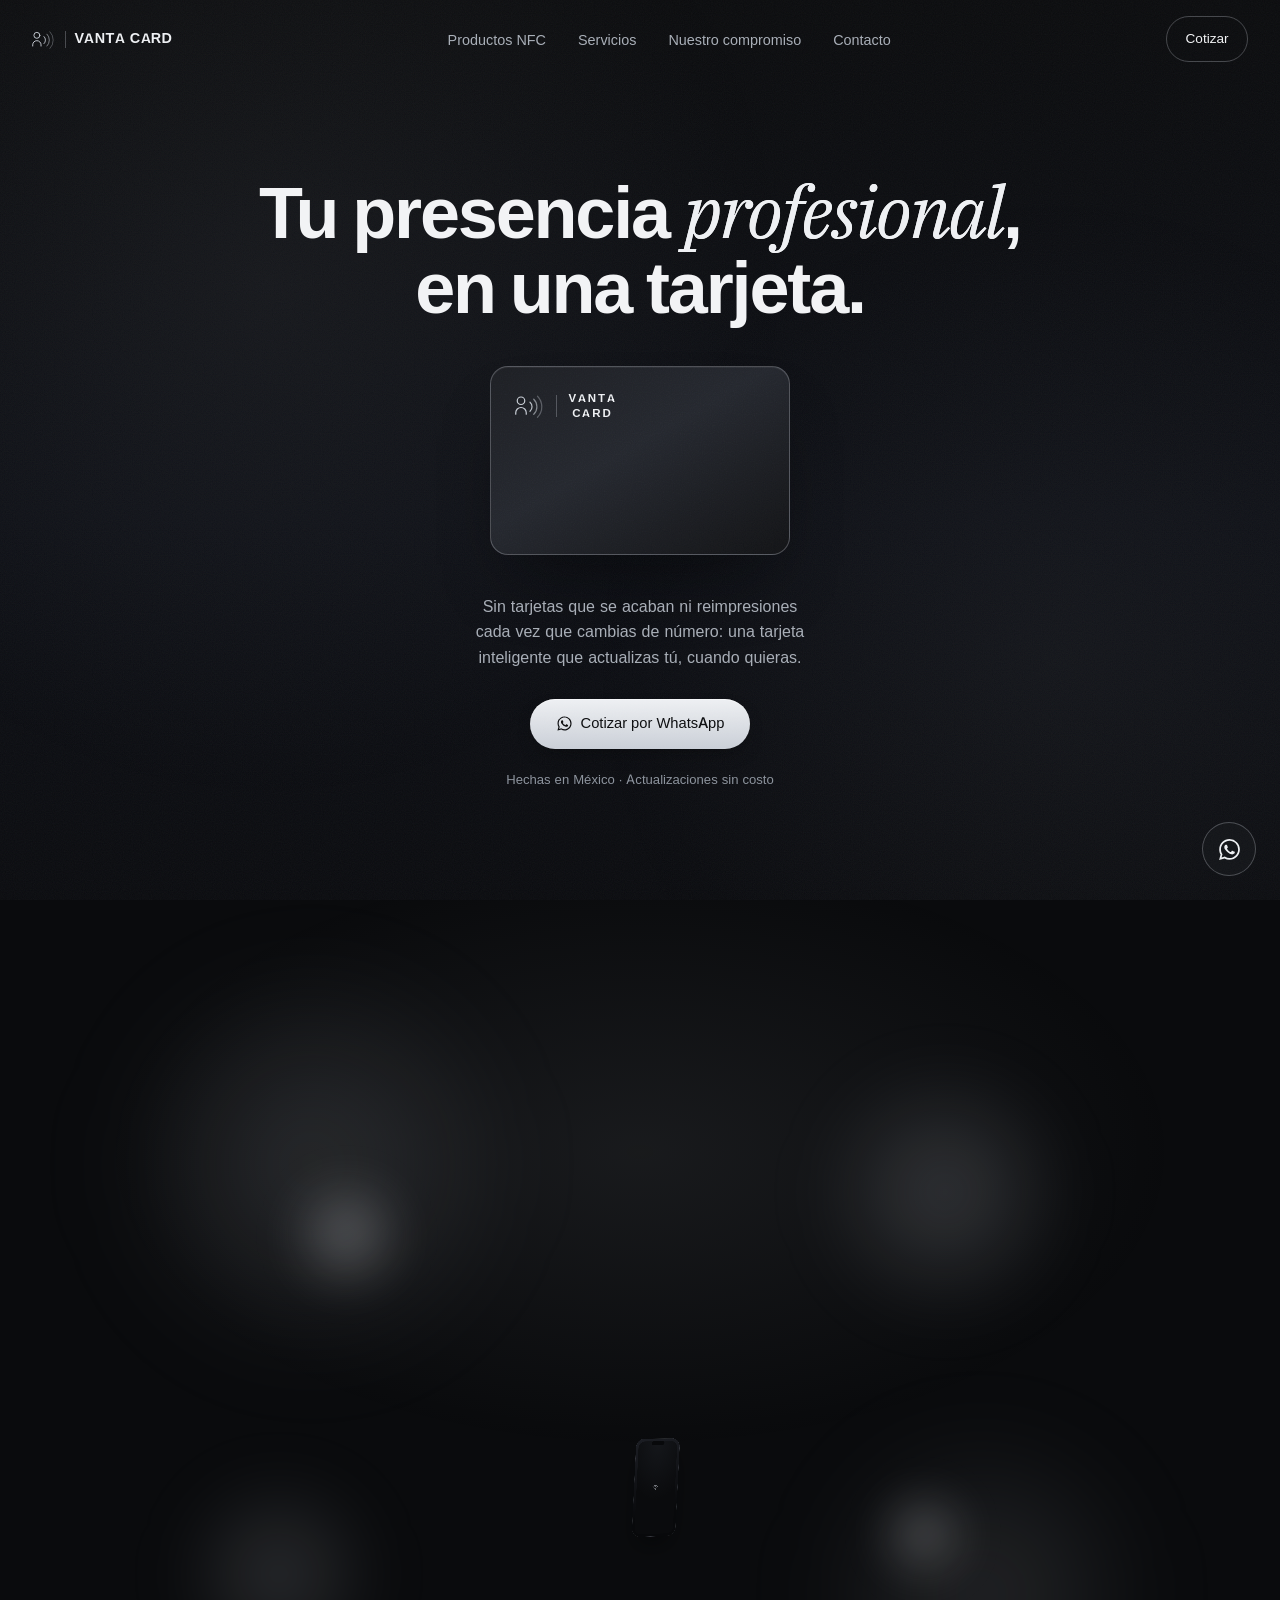
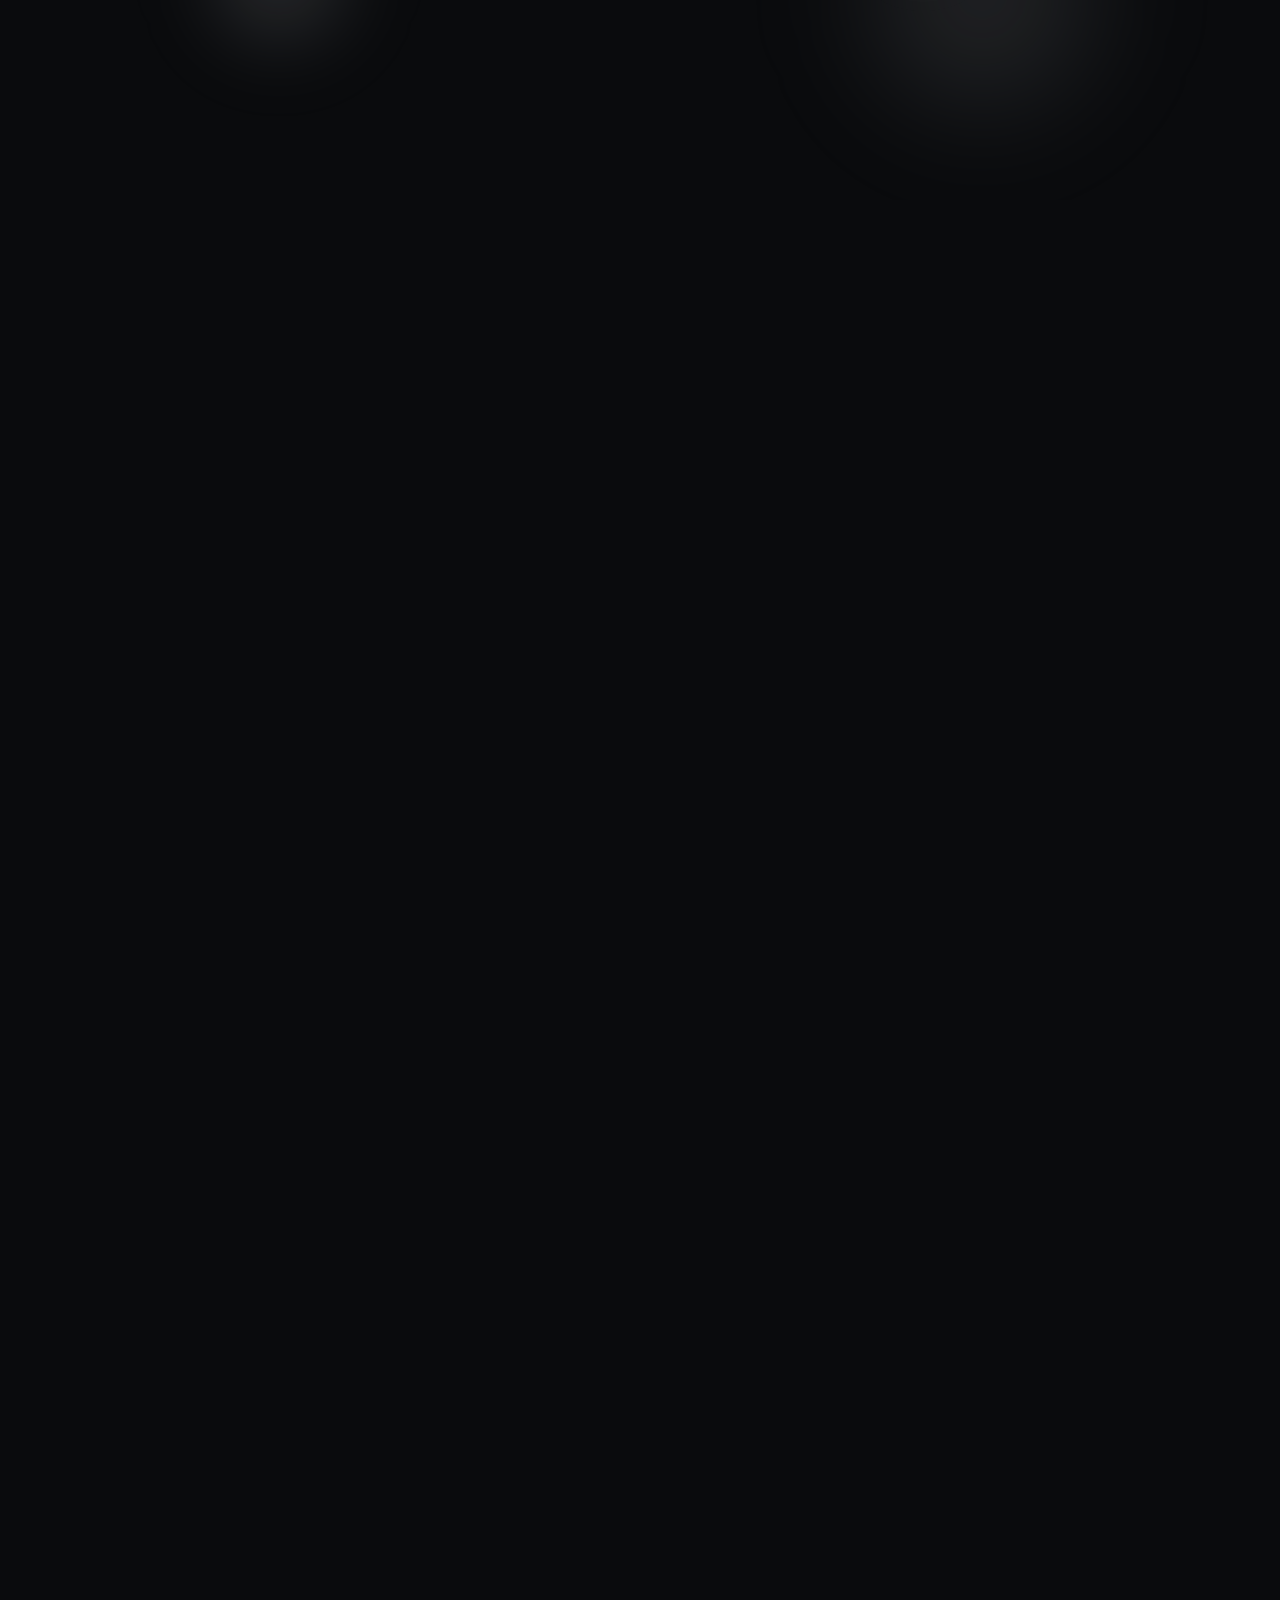
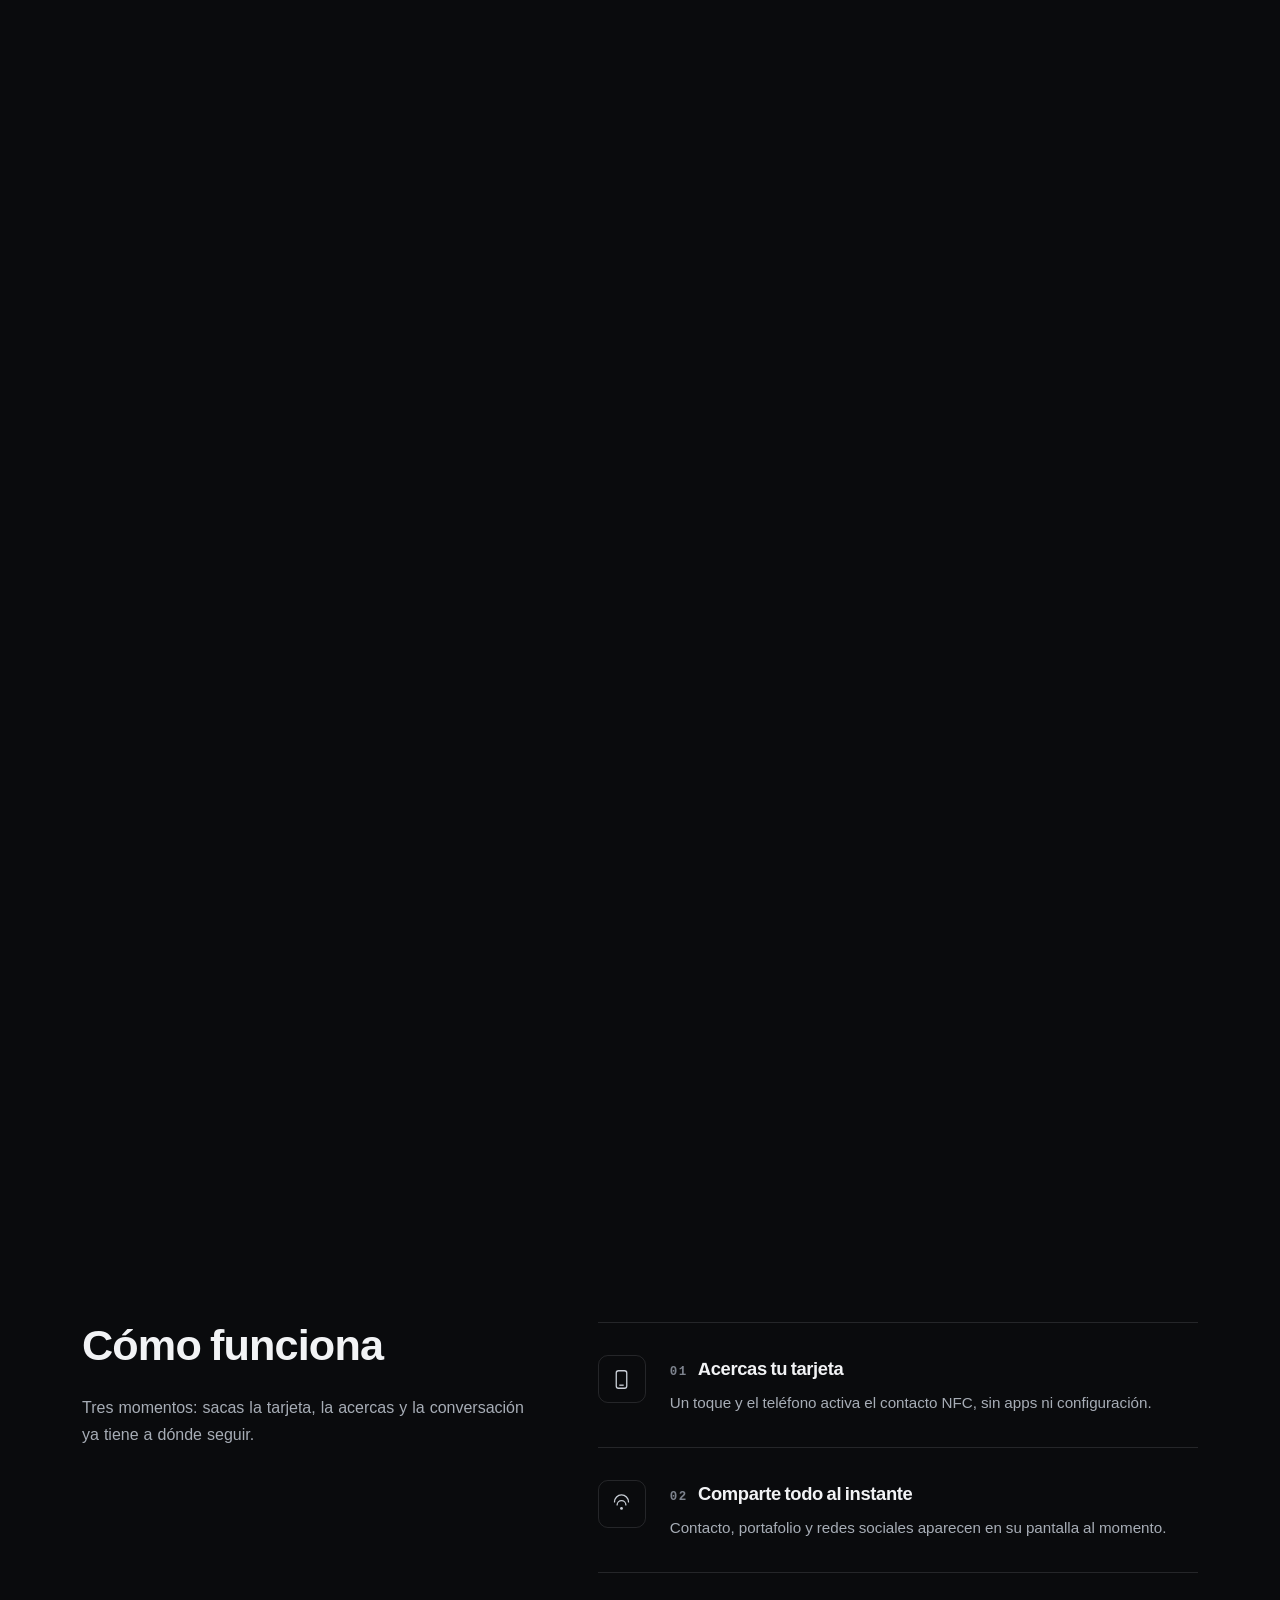
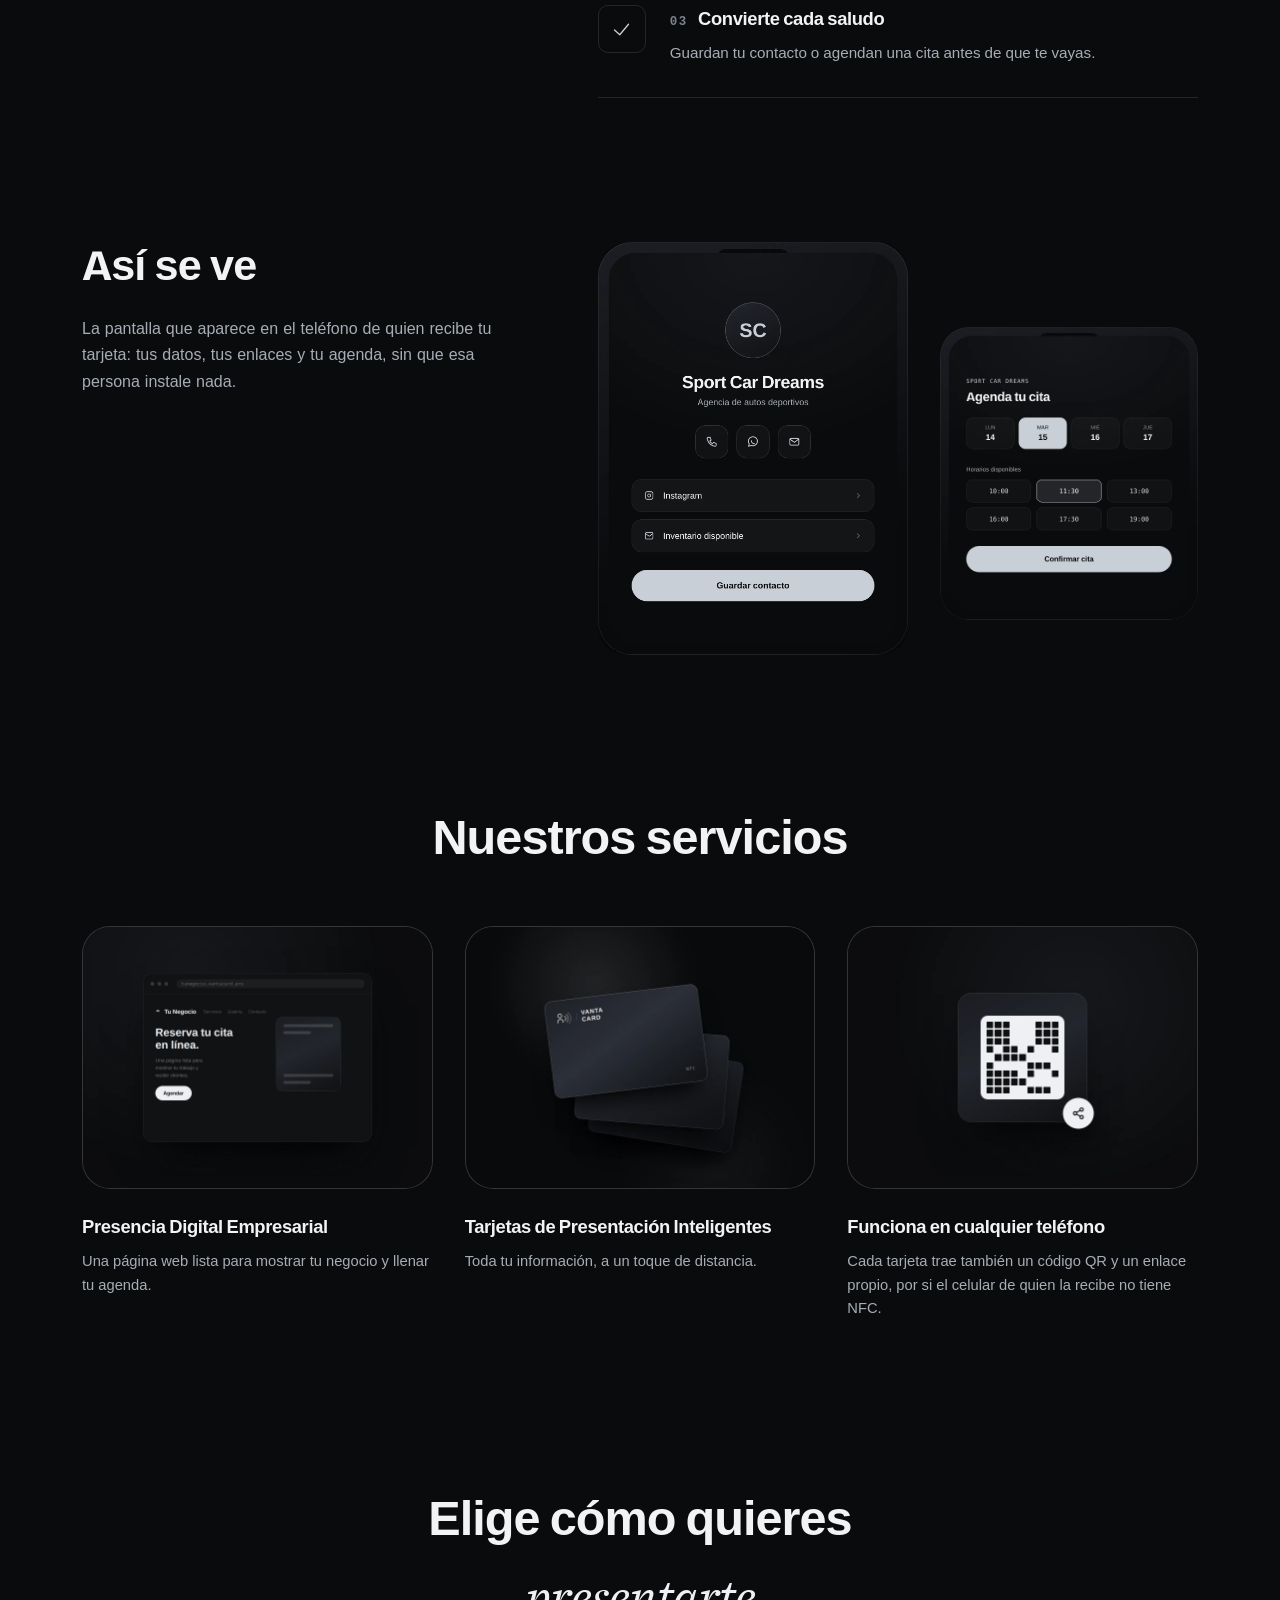
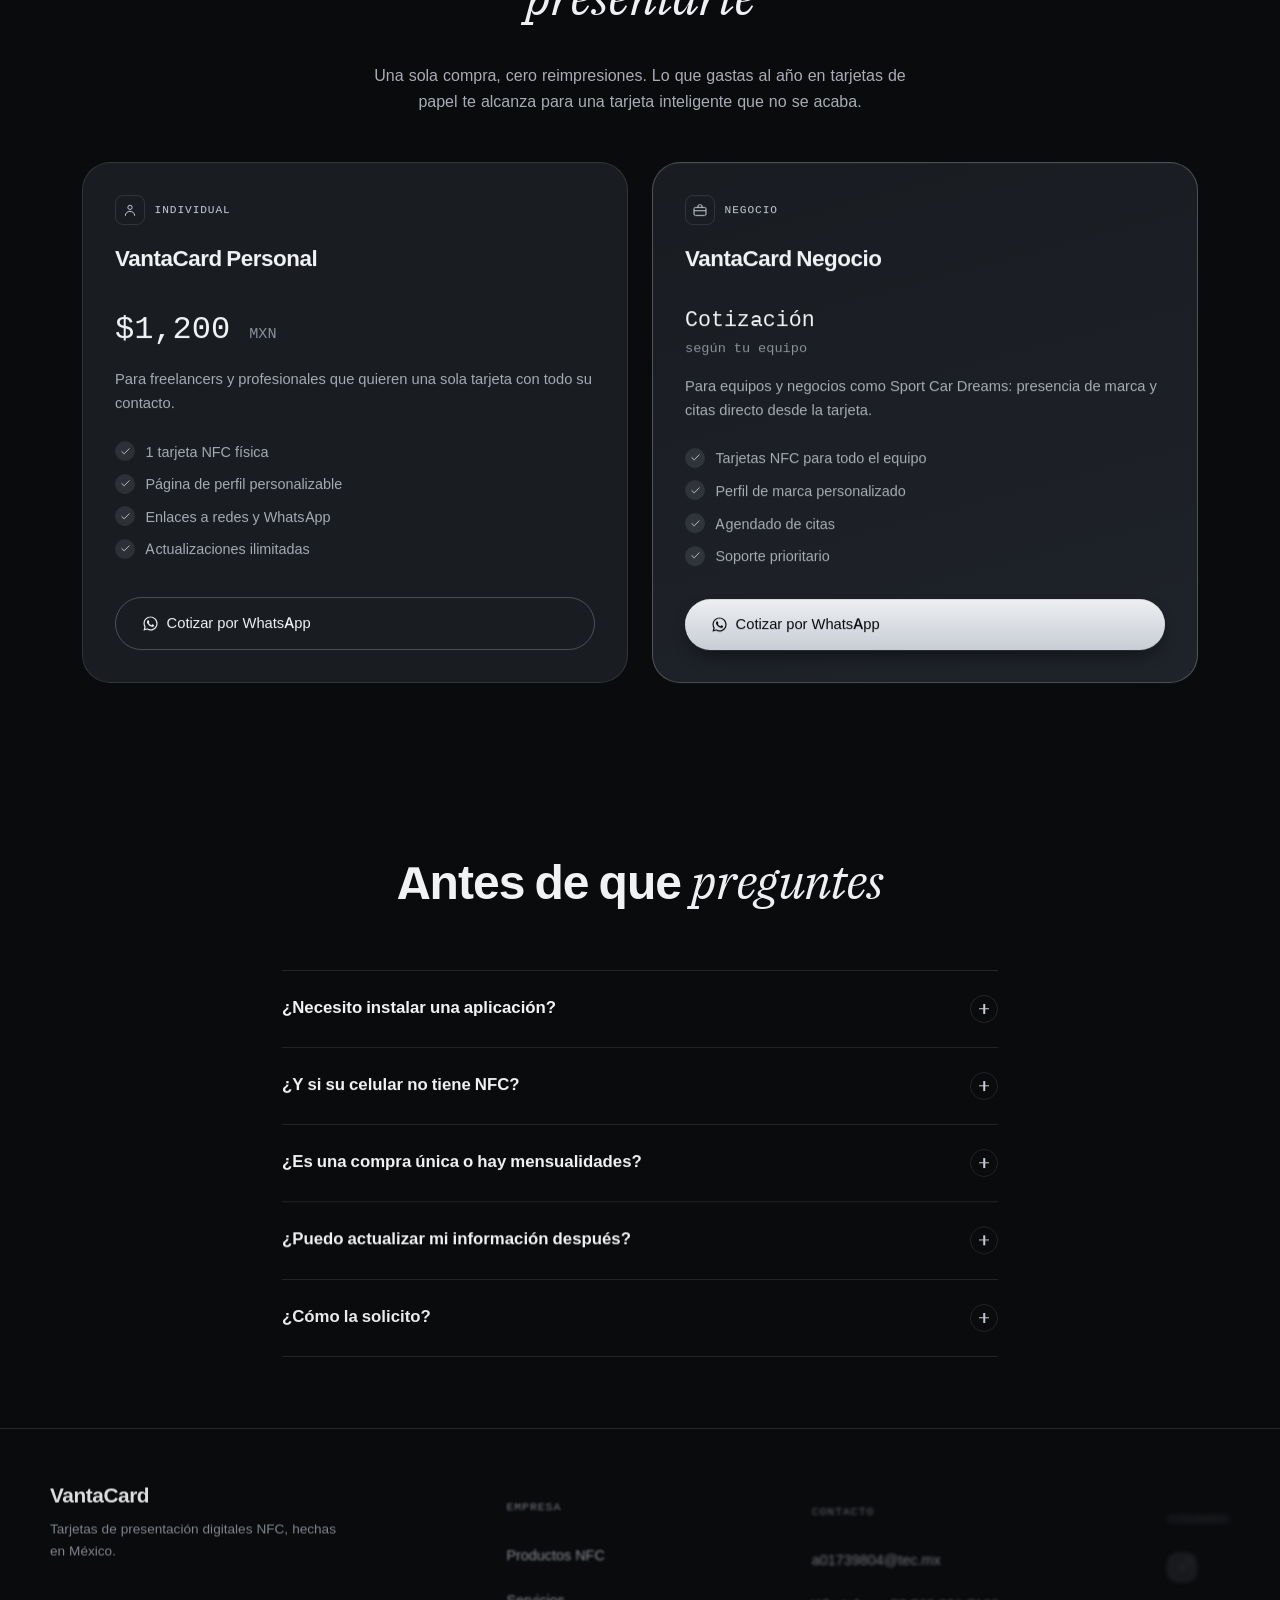
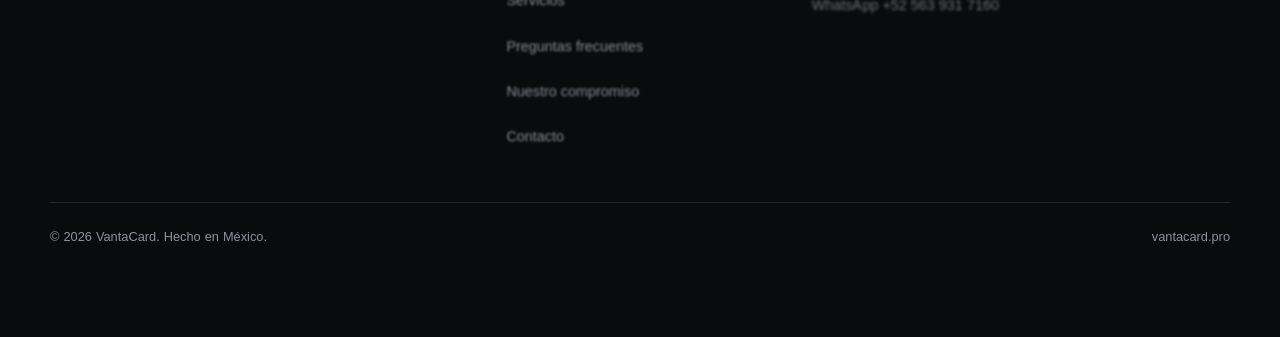
<file: vantacard-web/index.html>
<!DOCTYPE html>
<html lang="es">
<head>
<meta charset="UTF-8" />
<meta name="viewport" content="width=device-width, initial-scale=1.0" />
<title>VantaCard: Tarjetas de presentación digitales NFC</title>
<meta name="description" content="Tarjetas de presentación digitales con NFC. Comparte tu contacto, portafolio y redes con un solo toque. Sin apps, sin papel, sin fricción." />
<meta name="theme-color" content="#0a0b0d" />

<!-- Open Graph -->
<meta property="og:type" content="website" />
<meta property="og:site_name" content="VantaCard" />
<meta property="og:title" content="VantaCard: Tarjetas de presentación digitales NFC" />
<meta property="og:description" content="Comparte tu contacto, portafolio y redes con un solo toque. Sin apps, sin papel, sin fricción." />
<meta property="og:url" content="https://vantacard.pro" />
<meta property="og:image" content="https://vantacard.pro/assets/og-image.jpg" />
<meta property="og:image:width" content="1200" />
<meta property="og:image:height" content="630" />
<meta property="og:locale" content="es_MX" />

<!-- Twitter -->
<meta name="twitter:card" content="summary_large_image" />
<meta name="twitter:title" content="VantaCard: Tarjetas de presentación digitales NFC" />
<meta name="twitter:description" content="Comparte tu contacto, portafolio y redes con un solo toque." />
<meta name="twitter:image" content="https://vantacard.pro/assets/og-image.jpg" />

<link rel="canonical" href="https://vantacard.pro" />
<link rel="icon" href="assets/favicon.svg" type="image/svg+xml" />
<link rel="icon" href="assets/favicon-32x32.png" sizes="32x32" type="image/png" />
<link rel="icon" href="assets/favicon-16x16.png" sizes="16x16" type="image/png" />
<link rel="apple-touch-icon" href="assets/apple-touch-icon.png" />
<link rel="manifest" href="manifest.json" />

<link rel="stylesheet" href="css/fonts.css" />
<link rel="stylesheet" href="css/styles.css" />

<script type="application/ld+json">
{
  "@context": "https://schema.org",
  "@type": "Organization",
  "name": "VantaCard",
  "url": "https://vantacard.pro",
  "logo": "https://vantacard.pro/assets/icon-512.png",
  "description": "Tarjetas de presentación digitales NFC. Comparte tu contacto, portafolio y redes con un solo toque.",
  "email": "a01739804@tec.mx",
  "telephone": "+525639317160",
  "sameAs": ["https://www.instagram.com/vantacard.pro/"]
}
</script>
</head>
<body>

<a href="#top" class="skip-link">Saltar al contenido</a>

<div class="tone" aria-hidden="true">
  <div class="tone__wash" id="toneWash"></div>
  <div class="tone__glow tone__glow--a" id="toneGlowA"></div>
  <div class="tone__glow tone__glow--b" id="toneGlowB"></div>
</div>

<nav class="nav" id="nav">
  <a href="#top" class="nav__logo">
    <span class="brand-mark brand-mark--compact">
      <svg class="brand-mark__icon" viewBox="0 0 40 32" fill="none" stroke="currentColor" stroke-width="1.6" stroke-linecap="round">
        <circle cx="8" cy="9" r="5"/>
        <path d="M1 27v-2a7 7 0 0 1 7-7 7 7 0 0 1 7 7v2" stroke-linejoin="round"/>
        <path d="M20 11a8 8 0 0 1 0 12" opacity="0.9"/>
        <path d="M25 7a14 14 0 0 1 0 20" opacity="0.6"/>
        <path d="M30 3a20 20 0 0 1 0 28" opacity="0.35"/>
      </svg>
      <span class="brand-mark__divider" aria-hidden="true"></span>
      <span class="brand-mark__wordmark"><span>Vanta</span><span>Card</span></span>
    </span>
  </a>
  <div class="nav__links">
    <a href="catalogo.html">Productos NFC</a>
    <a href="#servicios">Servicios</a>
    <a href="compromiso.html">Nuestro compromiso</a>
    <a href="contacto.html">Contacto</a>
  </div>
  <a class="nav__cta" href="https://wa.me/525639317160?text=Hola%20VantaCard%2C%20me%20interesa%20una%20tarjeta%20digital%20NFC.%20%C2%BFMe%20pueden%20dar%20m%C3%A1s%20informaci%C3%B3n%3F" target="_blank" rel="noopener">Cotizar</a>
  <button class="nav__menu" id="navMenu" type="button" aria-expanded="false" aria-controls="navSheet" aria-label="Abrir menú">
    <span class="nav__menu-bars" aria-hidden="true"></span>
  </button>
</nav>

<div class="nav-sheet" id="navSheet" aria-hidden="true" inert>
  <nav class="nav-sheet__links" aria-label="Menú">
    <a href="catalogo.html">Productos NFC</a>
    <a href="#servicios">Servicios</a>
    <a href="#planes">Planes</a>
    <a href="compromiso.html">Nuestro compromiso</a>
    <a href="#faq">Preguntas frecuentes</a>
    <a href="contacto.html">Contacto</a>
  </nav>
  <a class="btn btn--primary nav-sheet__cta" href="https://wa.me/525639317160?text=Hola%20VantaCard%2C%20me%20interesa%20una%20tarjeta%20digital%20NFC.%20%C2%BFMe%20pueden%20dar%20m%C3%A1s%20informaci%C3%B3n%3F" target="_blank" rel="noopener"><svg class="btn__icon" viewBox="0 0 24 24" fill="currentColor" aria-hidden="true"><path d="M12.04 2C6.58 2 2.13 6.45 2.13 11.91c0 1.75.46 3.45 1.32 4.95L2 22l5.25-1.38a9.9 9.9 0 0 0 4.79 1.22h.01c5.46 0 9.91-4.45 9.91-9.91 0-2.65-1.03-5.14-2.9-7.01A9.82 9.82 0 0 0 12.04 2Zm0 18.15h-.01a8.2 8.2 0 0 1-4.19-1.15l-.3-.18-3.12.82.83-3.04-.2-.31a8.22 8.22 0 0 1-1.26-4.38c0-4.54 3.7-8.23 8.25-8.23 2.2 0 4.27.86 5.83 2.42a8.2 8.2 0 0 1 2.41 5.83c0 4.54-3.69 8.22-8.24 8.22Zm4.52-6.16c-.25-.12-1.47-.72-1.69-.81-.23-.08-.39-.12-.56.13-.16.24-.64.8-.78.97-.14.16-.29.18-.54.06-.25-.13-1.05-.39-1.99-1.23-.74-.66-1.23-1.47-1.38-1.72-.14-.25-.01-.38.11-.5.11-.11.25-.29.37-.43.13-.15.17-.25.25-.41.09-.17.04-.31-.02-.43-.06-.13-.56-1.34-.76-1.84-.2-.48-.41-.42-.56-.43h-.48c-.17 0-.43.06-.66.31-.22.25-.87.85-.87 2.07s.9 2.4 1.02 2.56c.12.17 1.75 2.67 4.25 3.75.59.25 1.05.4 1.41.52.59.19 1.13.16 1.56.1.48-.07 1.47-.6 1.68-1.18.21-.58.21-1.08.14-1.18-.06-.11-.22-.17-.47-.29Z"/></svg>Cotizar por WhatsApp</a>
</div>

<main id="top">

  <!-- ============== HERO ============== -->
  <section class="identity" id="inicio">
    <div class="identity__inner hero-enter">
      <h1>Tu presencia <span class="accent-italic">profesional</span>, en una tarjeta.</h1>
      <div class="identity__card">
        <div class="card-face__top">
          <span class="brand-mark">
            <svg class="brand-mark__icon" viewBox="0 0 40 32" fill="none" stroke="currentColor" stroke-width="1.6" stroke-linecap="round">
              <circle cx="8" cy="9" r="5"/>
              <path d="M1 27v-2a7 7 0 0 1 7-7 7 7 0 0 1 7 7v2" stroke-linejoin="round"/>
              <path d="M20 11a8 8 0 0 1 0 12" opacity="0.9"/>
              <path d="M25 7a14 14 0 0 1 0 20" opacity="0.6"/>
              <path d="M30 3a20 20 0 0 1 0 28" opacity="0.35"/>
            </svg>
            <span class="brand-mark__divider" aria-hidden="true"></span>
            <span class="brand-mark__wordmark"><span>Vanta</span><span>Card</span></span>
          </span>
        </div>
      </div>
      <p>Sin tarjetas que se acaban ni reimpresiones cada vez que cambias de número: una tarjeta inteligente que actualizas tú, cuando quieras.</p>
      <a class="btn btn--primary" href="https://wa.me/525639317160?text=Hola%20VantaCard%2C%20me%20interesa%20una%20tarjeta%20digital%20NFC.%20%C2%BFMe%20pueden%20dar%20m%C3%A1s%20informaci%C3%B3n%3F" target="_blank" rel="noopener"><svg class="btn__icon" viewBox="0 0 24 24" fill="currentColor" aria-hidden="true"><path d="M12.04 2C6.58 2 2.13 6.45 2.13 11.91c0 1.75.46 3.45 1.32 4.95L2 22l5.25-1.38a9.9 9.9 0 0 0 4.79 1.22h.01c5.46 0 9.91-4.45 9.91-9.91 0-2.65-1.03-5.14-2.9-7.01A9.82 9.82 0 0 0 12.04 2Zm0 18.15h-.01a8.2 8.2 0 0 1-4.19-1.15l-.3-.18-3.12.82.83-3.04-.2-.31a8.22 8.22 0 0 1-1.26-4.38c0-4.54 3.7-8.23 8.25-8.23 2.2 0 4.27.86 5.83 2.42a8.2 8.2 0 0 1 2.41 5.83c0 4.54-3.69 8.22-8.24 8.22Zm4.52-6.16c-.25-.12-1.47-.72-1.69-.81-.23-.08-.39-.12-.56.13-.16.24-.64.8-.78.97-.14.16-.29.18-.54.06-.25-.13-1.05-.39-1.99-1.23-.74-.66-1.23-1.47-1.38-1.72-.14-.25-.01-.38.11-.5.11-.11.25-.29.37-.43.13-.15.17-.25.25-.41.09-.17.04-.31-.02-.43-.06-.13-.56-1.34-.76-1.84-.2-.48-.41-.42-.56-.43h-.48c-.17 0-.43.06-.66.31-.22.25-.87.85-.87 2.07s.9 2.4 1.02 2.56c.12.17 1.75 2.67 4.25 3.75.59.25 1.05.4 1.41.52.59.19 1.13.16 1.56.1.48-.07 1.47-.6 1.68-1.18.21-.58.21-1.08.14-1.18-.06-.11-.22-.17-.47-.29Z"/></svg>Cotizar por WhatsApp</a>
      <p class="hero-note">Hechas en México · Actualizaciones sin costo</p>
    </div>
  </section>

  <!-- ============== 3D SCENE — the demonstration ============== -->
  <section class="hero-scene" id="heroScene" aria-label="Presentación animada de VantaCard">
    <div class="hero-scene__stage" id="stage">

      <div class="orbs orbs--back" id="orbsBack" aria-hidden="true">
        <span class="orb"></span>
        <span class="orb"></span>
      </div>
      <div class="orbs orbs--mid" id="orbsMid" aria-hidden="true">
        <span class="orb"></span>
        <span class="orb"></span>
      </div>

      <div class="scene-3d">
        <div class="scene-3d__world" id="world">

          <div class="card-3d" id="card3d" aria-hidden="true">
            <div class="card-3d__inner">
              <div class="card-face__top">
                <span class="brand-mark">
                  <svg class="brand-mark__icon" viewBox="0 0 40 32" fill="none" stroke="currentColor" stroke-width="1.6" stroke-linecap="round">
                    <circle cx="8" cy="9" r="5"/>
                    <path d="M1 27v-2a7 7 0 0 1 7-7 7 7 0 0 1 7 7v2" stroke-linejoin="round"/>
                    <path d="M20 11a8 8 0 0 1 0 12" opacity="0.9"/>
                    <path d="M25 7a14 14 0 0 1 0 20" opacity="0.6"/>
                    <path d="M30 3a20 20 0 0 1 0 28" opacity="0.35"/>
                  </svg>
                  <span class="brand-mark__divider" aria-hidden="true"></span>
                  <span class="brand-mark__wordmark"><span>Vanta</span><span>Card</span></span>
                </span>
              </div>
              <div>
                <div class="card-3d__name">Sport Car Dreams</div>
                <div class="card-3d__role">Cuenta de negocio · NFC 013</div>
              </div>
            </div>
          </div>

          <div class="phone-3d" id="phone3d" aria-hidden="true">
            <div class="phone-3d__inner">
              <div class="phone-3d__notch"></div>
              <div class="phone-3d__screen" id="phoneScreen">
                <svg class="phone-3d__glyph" viewBox="0 0 24 24" fill="none" stroke="currentColor" stroke-width="1.4">
                  <path d="M4 9a8 8 0 0 1 12 0" stroke-linecap="round"/>
                  <path d="M6.5 11.5a5 5 0 0 1 8 0" stroke-linecap="round"/>
                  <path d="M9 14a2 2 0 0 1 3 0" stroke-linecap="round"/>
                  <circle cx="10.5" cy="16.2" r="1.2" fill="currentColor" stroke="none"/>
                </svg>
              </div>
            </div>
          </div>

          <div class="nfc-ripple" id="nfcRipple" aria-hidden="true"></div>
          <div class="screen-glow" id="screenGlow" aria-hidden="true"></div>
          <div class="contact-shadow" id="contactShadow" aria-hidden="true"></div>

        </div>
      </div>

      <div class="orbs orbs--front" id="orbsFront" aria-hidden="true">
        <span class="orb"></span>
        <span class="orb"></span>
      </div>


      <!-- Plays once on load, independent of scroll: the card spins and
           flies to one side to show who it's for, then spins back to
           center before the phone-approach animation (scroll-driven)
           takes over. -->
      <div class="profile-panel" id="profilePanel" aria-hidden="true">
        <span class="profile-panel__label" id="profileLabel">Profesionistas</span>
        <img class="profile-panel__icon" id="profileIcon" src="assets/badge-profesionista.webp" alt="" width="200" height="200" />
        <p class="profile-panel__benefit" id="profileBenefit">Tu cédula, tu especialidad y la cita, sin dictar nada.</p>
        <div class="profile-panel__dots" id="profileDots">
          <span class="profile-panel__dot profile-panel__dot--active"></span>
          <span class="profile-panel__dot"></span>
          <span class="profile-panel__dot"></span>
        </div>
      </div>

      <!-- Fades in during the very last stretch of the pinned
           animation, mirroring the identity section's own headline
           word for word (kept out of the accessibility tree since
           it's a transient echo, not new content) — so the moment
           the scene finishes fading out, that message is already on
           screen instead of a stretch of empty black before the real
           section scrolls up into view. -->
      <p class="hero-payoff" id="heroPayoff" aria-hidden="true">Un toque y ya estás en su teléfono.</p>

    </div>
  </section>

  <!-- ============== REVEALED CONTENT ============== -->
  <div class="reveal-content" id="revealContent">

    <!-- Solo en teléfono. En pantallas grandes estas tres fichas son el
         panel que gira dentro de la escena 3D; ahí caben al lado de la
         tarjeta y el movimiento se ve. En un teléfono no cabe ni se ve,
         así que aquí van como lista, que además se lee de un vistazo.
         La escena se salta su secuencia en main.js cuando el ancho es
         de teléfono, para que esto no salga dos veces. -->
    <section class="audience" id="audiencia">
      <h2 class="reveal-up">Para quién es</h2>
      <ul class="audience__list">
        <li class="audience__item reveal-up">
          <img class="audience__badge" src="assets/badge-profesionista.webp" alt="" loading="lazy" width="200" height="200" />
          <div>
            <h3>Profesionistas</h3>
            <p>Tu cédula, tu especialidad y la cita, sin dictar nada.</p>
          </div>
        </li>
        <li class="audience__item reveal-up">
          <img class="audience__badge" src="assets/badge-pyme.webp" alt="" loading="lazy" width="200" height="200" />
          <div>
            <h3>Pymes</h3>
            <p>Tu catálogo y tu agenda en su teléfono, no en un folleto.</p>
          </div>
        </li>
        <li class="audience__item reveal-up">
          <img class="audience__badge" src="assets/badge-empresario.webp" alt="" loading="lazy" width="200" height="200" />
          <div>
            <h3>Empresarios</h3>
            <p>Cambias un puesto una vez, no reimprimes 500 tarjetas.</p>
          </div>
        </li>
      </ul>
    </section>


    <section class="chapter" id="como-funciona">
      <div class="chapter__aside reveal-group">
        <h2>Cómo funciona</h2>
        <p>Tres momentos: sacas la tarjeta, la acercas y la conversación ya tiene a dónde seguir.</p>
      </div>
      <div class="chapter__body steps">

        <article class="step reveal-up">
          <span class="step__icon">
            <svg viewBox="0 0 24 24" fill="none" stroke="currentColor" stroke-width="1.5">
              <rect x="6" y="2" width="12" height="20" rx="2.5"/>
              <path d="M9.5 18.5h5"/>
            </svg>
          </span>
          <div>
            <h3 class="step__title"><span class="step__index">01</span>Acercas tu tarjeta</h3>
            <p>Un toque y el teléfono activa el contacto NFC, sin apps ni configuración.</p>
          </div>
        </article>

        <article class="step reveal-up">
          <span class="step__icon">
            <svg viewBox="0 0 24 24" fill="none" stroke="currentColor" stroke-width="1.5">
              <path d="M4 9a8 8 0 0 1 16 0" stroke-linecap="round"/>
              <path d="M7 12.5a5 5 0 0 1 10 0" stroke-linecap="round"/>
              <circle cx="12" cy="16.5" r="1.6" fill="currentColor" stroke="none"/>
            </svg>
          </span>
          <div>
            <h3 class="step__title"><span class="step__index">02</span>Comparte todo al instante</h3>
            <p>Contacto, portafolio y redes sociales aparecen en su pantalla al momento.</p>
          </div>
        </article>

        <article class="step reveal-up">
          <span class="step__icon">
            <svg viewBox="0 0 24 24" fill="none" stroke="currentColor" stroke-width="1.5">
              <path d="M4 12.5 10 18 20 6" stroke-linecap="round" stroke-linejoin="round"/>
            </svg>
          </span>
          <div>
            <h3 class="step__title"><span class="step__index">03</span>Convierte cada saludo</h3>
            <p>Guardan tu contacto o agendan una cita antes de que te vayas.</p>
          </div>
        </article>

      </div>
    </section>

    <section class="chapter showcase" id="asi-se-ve">
      <div class="chapter__aside reveal-group">
        <h2>Así se ve</h2>
        <p>La pantalla que aparece en el teléfono de quien recibe tu tarjeta: tus datos, tus enlaces y tu agenda, sin que esa persona instale nada.</p>
      </div>
      <div class="chapter__body showcase__gallery">
        <div class="showcase__item showcase__item--main reveal-up">
          <img src="assets/mockup-profile.webp" alt="Pantalla de perfil compartido de VantaCard, con botones de llamada, WhatsApp, correo, Instagram e inventario" loading="lazy" width="600" height="800" />
        </div>
        <div class="showcase__item showcase__item--secondary reveal-up">
          <img src="assets/mockup-agenda.webp" alt="Pantalla para agendar una cita, con selector de día y horarios disponibles" loading="lazy" width="600" height="680" />
        </div>
      </div>
    </section>

    <section class="offerings" id="servicios">
      <div class="offerings__head reveal-group">
        <h2>Nuestros servicios</h2>
      </div>
      <div class="offerings__grid">
        <article class="offerings__item reveal-up">
          <div class="offerings__media">
            <img src="assets/service-web.webp" alt="Vista de una página web de negocio con navegación, encabezado y botón para agendar" loading="lazy" width="1400" height="1080" />
          </div>
          <h3>Presencia Digital Empresarial</h3>
          <p>Una página web lista para mostrar tu negocio y llenar tu agenda.</p>
        </article>
        <article class="offerings__item reveal-up">
          <div class="offerings__media">
            <img src="assets/service-cards.webp" alt="Tres tarjetas VantaCard con NFC, flotando en cascada" loading="lazy" width="1400" height="1080" />
          </div>
          <h3>Tarjetas de Presentación Inteligentes</h3>
          <p>Toda tu información, a un toque de distancia.</p>
        </article>
        <article class="offerings__item reveal-up">
          <div class="offerings__media">
            <img src="assets/service-qr.webp" alt="Tarjeta VantaCard con un código QR y un ícono de compartir" loading="lazy" width="1400" height="1080" />
          </div>
          <h3>Funciona en cualquier teléfono</h3>
          <p>Cada tarjeta trae también un código QR y un enlace propio, por si el celular de quien la recibe no tiene NFC.</p>
        </article>
      </div>
    </section>

    <section class="services" id="planes">
      <div class="services__head reveal-group">
        <h2>Elige cómo quieres <span class="accent-italic">presentarte</span></h2>
        <p class="services__lede">Una sola compra, cero reimpresiones. Lo que gastas al año en tarjetas de papel te alcanza para una tarjeta inteligente que no se acaba.</p>
      </div>

      <div class="services__grid">

        <article class="plan reveal-up">
          <div class="plan__head">
            <span class="plan__icon">
              <svg viewBox="0 0 24 24" fill="none" stroke="currentColor" stroke-width="1.5"><circle cx="12" cy="8" r="3.2"/><path d="M5 20c0-3.5 3.1-6 7-6s7 2.5 7 6" stroke-linecap="round"/></svg>
            </span>
            <p class="plan__tag">Individual</p>
          </div>
          <h3 class="plan__name">VantaCard Personal</h3>
          <p class="plan__price">$1,200 <span>MXN</span></p>
          <p class="plan__desc">Para freelancers y profesionales que quieren una sola tarjeta con todo su contacto.</p>
          <ul class="plan__features">
            <li>
              <span class="plan__check"><svg viewBox="0 0 24 24" fill="none" stroke="currentColor" stroke-width="2"><path d="M20 6 9 17l-5-5" stroke-linecap="round" stroke-linejoin="round"/></svg></span>
              1 tarjeta NFC física
            </li>
            <li>
              <span class="plan__check"><svg viewBox="0 0 24 24" fill="none" stroke="currentColor" stroke-width="2"><path d="M20 6 9 17l-5-5" stroke-linecap="round" stroke-linejoin="round"/></svg></span>
              Página de perfil personalizable
            </li>
            <li>
              <span class="plan__check"><svg viewBox="0 0 24 24" fill="none" stroke="currentColor" stroke-width="2"><path d="M20 6 9 17l-5-5" stroke-linecap="round" stroke-linejoin="round"/></svg></span>
              Enlaces a redes y WhatsApp
            </li>
            <li>
              <span class="plan__check"><svg viewBox="0 0 24 24" fill="none" stroke="currentColor" stroke-width="2"><path d="M20 6 9 17l-5-5" stroke-linecap="round" stroke-linejoin="round"/></svg></span>
              Actualizaciones ilimitadas
            </li>
          </ul>
          <a class="btn btn--ghost" href="https://wa.me/525639317160?text=Hola%20VantaCard%2C%20me%20interesa%20el%20plan%20VantaCard%20Personal.%20%C2%BFMe%20pueden%20dar%20m%C3%A1s%20informaci%C3%B3n%3F" target="_blank" rel="noopener"><svg class="btn__icon" viewBox="0 0 24 24" fill="currentColor" aria-hidden="true"><path d="M12.04 2C6.58 2 2.13 6.45 2.13 11.91c0 1.75.46 3.45 1.32 4.95L2 22l5.25-1.38a9.9 9.9 0 0 0 4.79 1.22h.01c5.46 0 9.91-4.45 9.91-9.91 0-2.65-1.03-5.14-2.9-7.01A9.82 9.82 0 0 0 12.04 2Zm0 18.15h-.01a8.2 8.2 0 0 1-4.19-1.15l-.3-.18-3.12.82.83-3.04-.2-.31a8.22 8.22 0 0 1-1.26-4.38c0-4.54 3.7-8.23 8.25-8.23 2.2 0 4.27.86 5.83 2.42a8.2 8.2 0 0 1 2.41 5.83c0 4.54-3.69 8.22-8.24 8.22Zm4.52-6.16c-.25-.12-1.47-.72-1.69-.81-.23-.08-.39-.12-.56.13-.16.24-.64.8-.78.97-.14.16-.29.18-.54.06-.25-.13-1.05-.39-1.99-1.23-.74-.66-1.23-1.47-1.38-1.72-.14-.25-.01-.38.11-.5.11-.11.25-.29.37-.43.13-.15.17-.25.25-.41.09-.17.04-.31-.02-.43-.06-.13-.56-1.34-.76-1.84-.2-.48-.41-.42-.56-.43h-.48c-.17 0-.43.06-.66.31-.22.25-.87.85-.87 2.07s.9 2.4 1.02 2.56c.12.17 1.75 2.67 4.25 3.75.59.25 1.05.4 1.41.52.59.19 1.13.16 1.56.1.48-.07 1.47-.6 1.68-1.18.21-.58.21-1.08.14-1.18-.06-.11-.22-.17-.47-.29Z"/></svg>Cotizar por WhatsApp</a>
        </article>

        <article class="plan plan--featured reveal-up">
          <div class="plan__head">
            <span class="plan__icon">
              <svg viewBox="0 0 24 24" fill="none" stroke="currentColor" stroke-width="1.5"><rect x="3" y="8" width="18" height="12" rx="2"/><path d="M9 8V6a2 2 0 0 1 2-2h2a2 2 0 0 1 2 2v2" stroke-linecap="round" stroke-linejoin="round"/><path d="M3 13h18"/></svg>
            </span>
            <p class="plan__tag">Negocio</p>
          </div>
          <h3 class="plan__name">VantaCard Negocio</h3>
          <p class="plan__price plan__price--quote">Cotización <span>según tu equipo</span></p>
          <p class="plan__desc">Para equipos y negocios como Sport Car Dreams: presencia de marca y citas directo desde la tarjeta.</p>
          <ul class="plan__features">
            <li>
              <span class="plan__check"><svg viewBox="0 0 24 24" fill="none" stroke="currentColor" stroke-width="2"><path d="M20 6 9 17l-5-5" stroke-linecap="round" stroke-linejoin="round"/></svg></span>
              Tarjetas NFC para todo el equipo
            </li>
            <li>
              <span class="plan__check"><svg viewBox="0 0 24 24" fill="none" stroke="currentColor" stroke-width="2"><path d="M20 6 9 17l-5-5" stroke-linecap="round" stroke-linejoin="round"/></svg></span>
              Perfil de marca personalizado
            </li>
            <li>
              <span class="plan__check"><svg viewBox="0 0 24 24" fill="none" stroke="currentColor" stroke-width="2"><path d="M20 6 9 17l-5-5" stroke-linecap="round" stroke-linejoin="round"/></svg></span>
              Agendado de citas
            </li>
            <li>
              <span class="plan__check"><svg viewBox="0 0 24 24" fill="none" stroke="currentColor" stroke-width="2"><path d="M20 6 9 17l-5-5" stroke-linecap="round" stroke-linejoin="round"/></svg></span>
              Soporte prioritario
            </li>
          </ul>
          <a class="btn btn--primary" href="https://wa.me/525639317160?text=Hola%20VantaCard%2C%20me%20interesa%20el%20plan%20VantaCard%20Negocio.%20%C2%BFMe%20pueden%20dar%20m%C3%A1s%20informaci%C3%B3n%3F" target="_blank" rel="noopener"><svg class="btn__icon" viewBox="0 0 24 24" fill="currentColor" aria-hidden="true"><path d="M12.04 2C6.58 2 2.13 6.45 2.13 11.91c0 1.75.46 3.45 1.32 4.95L2 22l5.25-1.38a9.9 9.9 0 0 0 4.79 1.22h.01c5.46 0 9.91-4.45 9.91-9.91 0-2.65-1.03-5.14-2.9-7.01A9.82 9.82 0 0 0 12.04 2Zm0 18.15h-.01a8.2 8.2 0 0 1-4.19-1.15l-.3-.18-3.12.82.83-3.04-.2-.31a8.22 8.22 0 0 1-1.26-4.38c0-4.54 3.7-8.23 8.25-8.23 2.2 0 4.27.86 5.83 2.42a8.2 8.2 0 0 1 2.41 5.83c0 4.54-3.69 8.22-8.24 8.22Zm4.52-6.16c-.25-.12-1.47-.72-1.69-.81-.23-.08-.39-.12-.56.13-.16.24-.64.8-.78.97-.14.16-.29.18-.54.06-.25-.13-1.05-.39-1.99-1.23-.74-.66-1.23-1.47-1.38-1.72-.14-.25-.01-.38.11-.5.11-.11.25-.29.37-.43.13-.15.17-.25.25-.41.09-.17.04-.31-.02-.43-.06-.13-.56-1.34-.76-1.84-.2-.48-.41-.42-.56-.43h-.48c-.17 0-.43.06-.66.31-.22.25-.87.85-.87 2.07s.9 2.4 1.02 2.56c.12.17 1.75 2.67 4.25 3.75.59.25 1.05.4 1.41.52.59.19 1.13.16 1.56.1.48-.07 1.47-.6 1.68-1.18.21-.58.21-1.08.14-1.18-.06-.11-.22-.17-.47-.29Z"/></svg>Cotizar por WhatsApp</a>
        </article>

      </div>
    </section>

    <section class="faq" id="faq">
      <div class="faq__head reveal-group">
        <h2>Antes de que <span class="accent-italic">preguntes</span></h2>
      </div>
      <div class="faq__list">
        <details class="faq__item reveal-up">
          <summary>¿Necesito instalar una aplicación?<span class="faq__icon" aria-hidden="true"></span></summary>
          <div class="faq__panel">
            <p>No. Un toque activa el contacto por NFC directamente en el teléfono de quien la recibe, sin apps ni configuración de ningún lado.</p>
          </div>
        </details>
        <details class="faq__item reveal-up">
          <summary>¿Y si su celular no tiene NFC?<span class="faq__icon" aria-hidden="true"></span></summary>
          <div class="faq__panel">
            <p>Cada tarjeta trae también un código QR y un enlace propio, así que funciona igual en cualquier teléfono.</p>
          </div>
        </details>
        <details class="faq__item reveal-up">
          <summary>¿Es una compra única o hay mensualidades?<span class="faq__icon" aria-hidden="true"></span></summary>
          <div class="faq__panel">
            <p>Es una sola compra. Sin mensualidades ni reimpresiones: la tarjeta física no cambia, pero tu información sí puede.</p>
          </div>
        </details>
        <details class="faq__item reveal-up">
          <summary>¿Puedo actualizar mi información después?<span class="faq__icon" aria-hidden="true"></span></summary>
          <div class="faq__panel">
            <p>Sí, las actualizaciones son ilimitadas. Cambias tu número, tu cargo o tus redes cuando quieras, sin reimprimir nada ni pagar extra.</p>
          </div>
        </details>
        <details class="faq__item reveal-up">
          <summary>¿Cómo la solicito?<span class="faq__icon" aria-hidden="true"></span></summary>
          <div class="faq__panel">
            <p>Escríbenos por WhatsApp y coordinamos tu demo y tu pedido directamente.</p>
          </div>
        </details>
      </div>
    </section>

    <footer class="footer" id="contacto">
      <div class="footer__inner">
        <div class="footer__brand reveal-up">
          <h3>VantaCard</h3>
          <p>Tarjetas de presentación digitales NFC, hechas en México.</p>
        </div>
        <div class="footer__col reveal-up">
          <h4>Empresa</h4>
          <ul>
            <li><a href="catalogo.html">Productos NFC</a></li>
            <li><a href="#servicios">Servicios</a></li>
            <li><a href="#faq">Preguntas frecuentes</a></li>
            <li><a href="compromiso.html">Nuestro compromiso</a></li>
            <li><a href="contacto.html">Contacto</a></li>
          </ul>
        </div>
        <div class="footer__col reveal-up">
          <h4>Contacto</h4>
          <ul>
            <li><a href="mailto:a01739804@tec.mx">a01739804@tec.mx</a></li>
            <li><a href="https://wa.me/525639317160?text=Hola%20VantaCard%2C%20me%20interesa%20una%20tarjeta%20digital%20NFC.%20%C2%BFMe%20pueden%20dar%20m%C3%A1s%20informaci%C3%B3n%3F" target="_blank" rel="noopener">WhatsApp +52 563 931 7160</a></li>
          </ul>
        </div>
        <div class="footer__col reveal-up">
          <h4>Síguenos</h4>
          <a class="social-link" id="instagramLink" href="https://www.instagram.com/vantacard.pro/" target="_blank" rel="noopener" aria-label="VantaCard en Instagram">
            <svg viewBox="0 0 24 24" fill="none" stroke="currentColor" stroke-width="1.7" stroke-linecap="round" stroke-linejoin="round" aria-hidden="true">
              <rect x="2.8" y="2.8" width="18.4" height="18.4" rx="5.4"/>
              <circle cx="12" cy="12" r="3.6"/>
              <circle cx="16.9" cy="7.1" r="1.05" fill="currentColor" stroke="none"/>
            </svg>
          </a>
        </div>
      </div>
      <div class="footer__bottom">
        <span>© 2026 VantaCard. Hecho en México.</span>
        <span>vantacard.pro</span>
      </div>
    </footer>

  </div>

</main>

<a class="wa-fab" href="https://wa.me/525639317160?text=Hola%20VantaCard%2C%20me%20interesa%20una%20tarjeta%20digital%20NFC.%20%C2%BFMe%20pueden%20dar%20m%C3%A1s%20informaci%C3%B3n%3F" target="_blank" rel="noopener" aria-label="Escríbenos por WhatsApp">
  <svg viewBox="0 0 24 24" fill="currentColor" aria-hidden="true"><path d="M12.04 2C6.58 2 2.13 6.45 2.13 11.91c0 1.75.46 3.45 1.32 4.95L2 22l5.25-1.38a9.9 9.9 0 0 0 4.79 1.22h.01c5.46 0 9.91-4.45 9.91-9.91 0-2.65-1.03-5.14-2.9-7.01A9.82 9.82 0 0 0 12.04 2Zm0 18.15h-.01a8.2 8.2 0 0 1-4.19-1.15l-.3-.18-3.12.82.83-3.04-.2-.31a8.22 8.22 0 0 1-1.26-4.38c0-4.54 3.7-8.23 8.25-8.23 2.2 0 4.27.86 5.83 2.42a8.2 8.2 0 0 1 2.41 5.83c0 4.54-3.69 8.22-8.24 8.22Zm4.52-6.16c-.25-.12-1.47-.72-1.69-.81-.23-.08-.39-.12-.56.13-.16.24-.64.8-.78.97-.14.16-.29.18-.54.06-.25-.13-1.05-.39-1.99-1.23-.74-.66-1.23-1.47-1.38-1.72-.14-.25-.01-.38.11-.5.11-.11.25-.29.37-.43.13-.15.17-.25.25-.41.09-.17.04-.31-.02-.43-.06-.13-.56-1.34-.76-1.84-.2-.48-.41-.42-.56-.43h-.48c-.17 0-.43.06-.66.31-.22.25-.87.85-.87 2.07s.9 2.4 1.02 2.56c.12.17 1.75 2.67 4.25 3.75.59.25 1.05.4 1.41.52.59.19 1.13.16 1.56.1.48-.07 1.47-.6 1.68-1.18.21-.58.21-1.08.14-1.18-.06-.11-.22-.17-.47-.29Z"/></svg>
</a>

<script src="js/vendor/gsap.min.js"></script>
<script src="js/vendor/ScrollTrigger.min.js"></script>
<script src="js/nav.js"></script>
<script src="js/tone.js"></script>
<script src="js/main.js"></script>
</body>
</html>
</file>
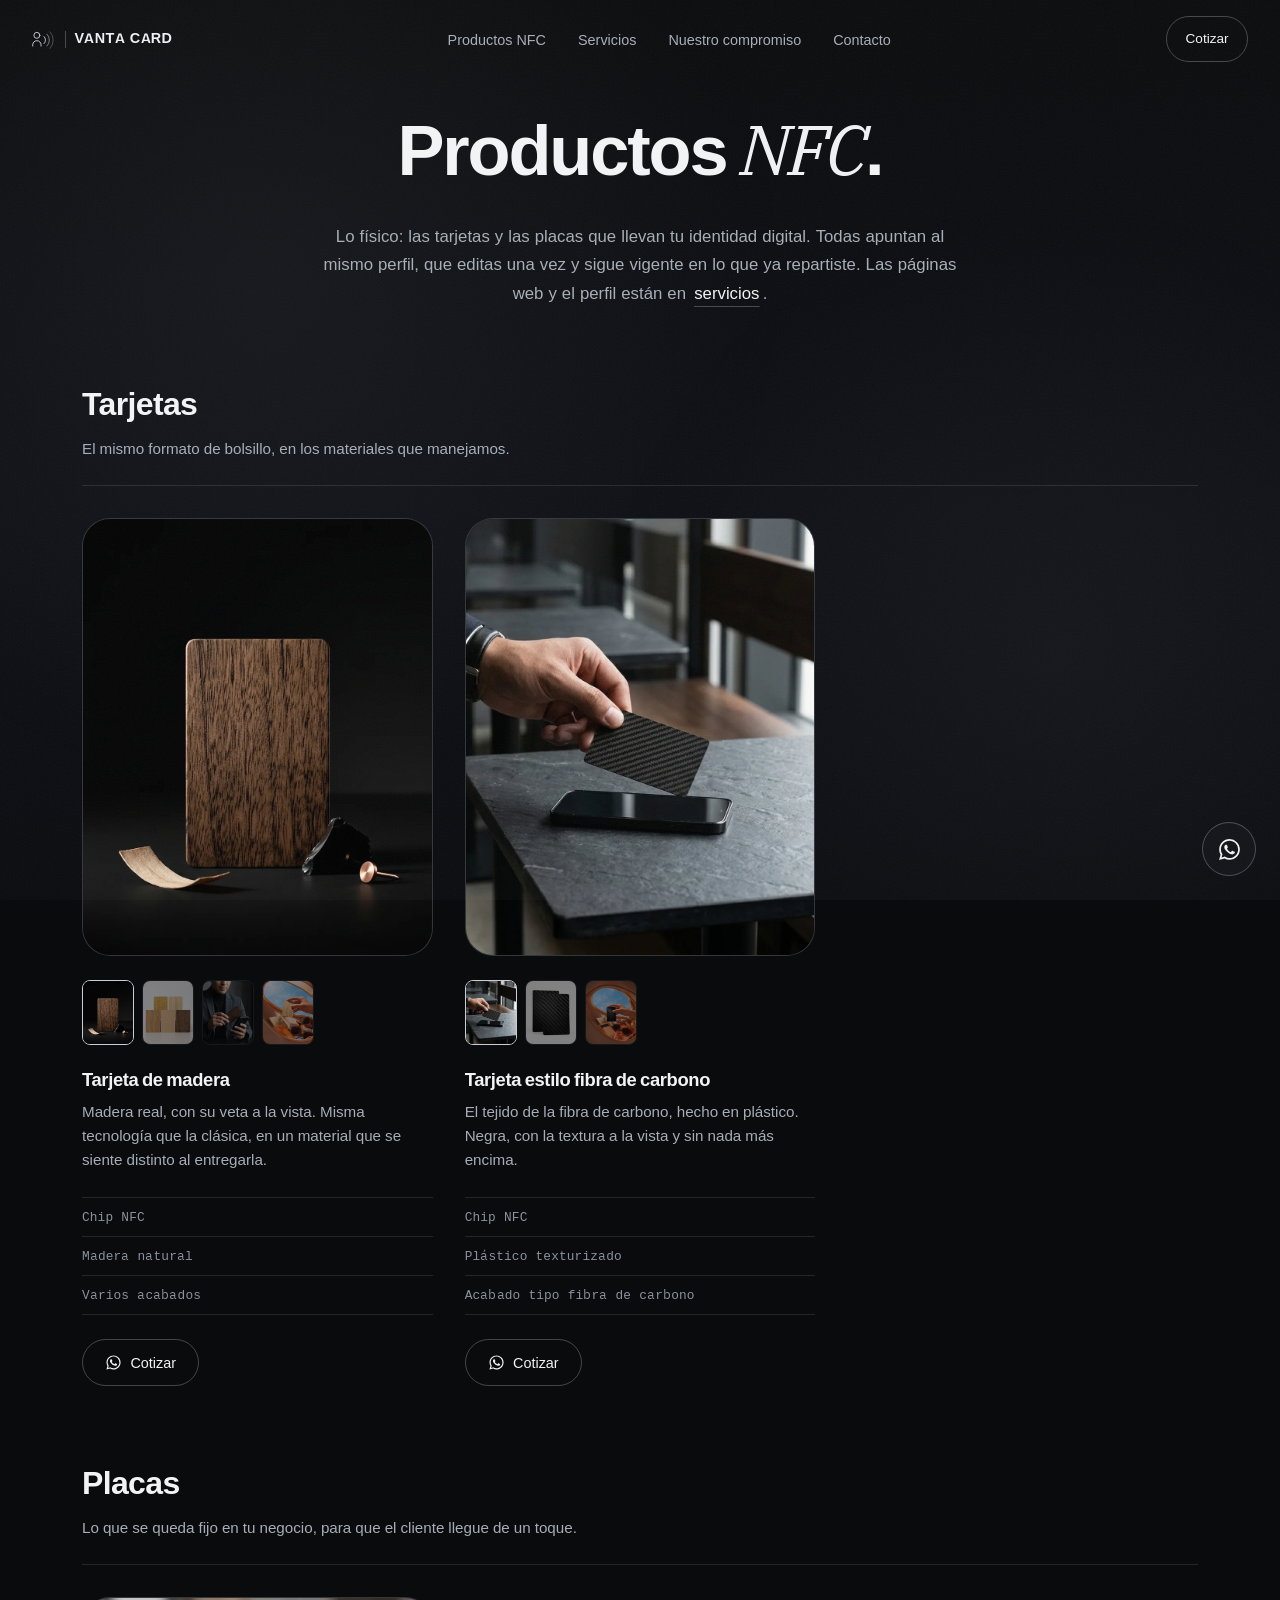
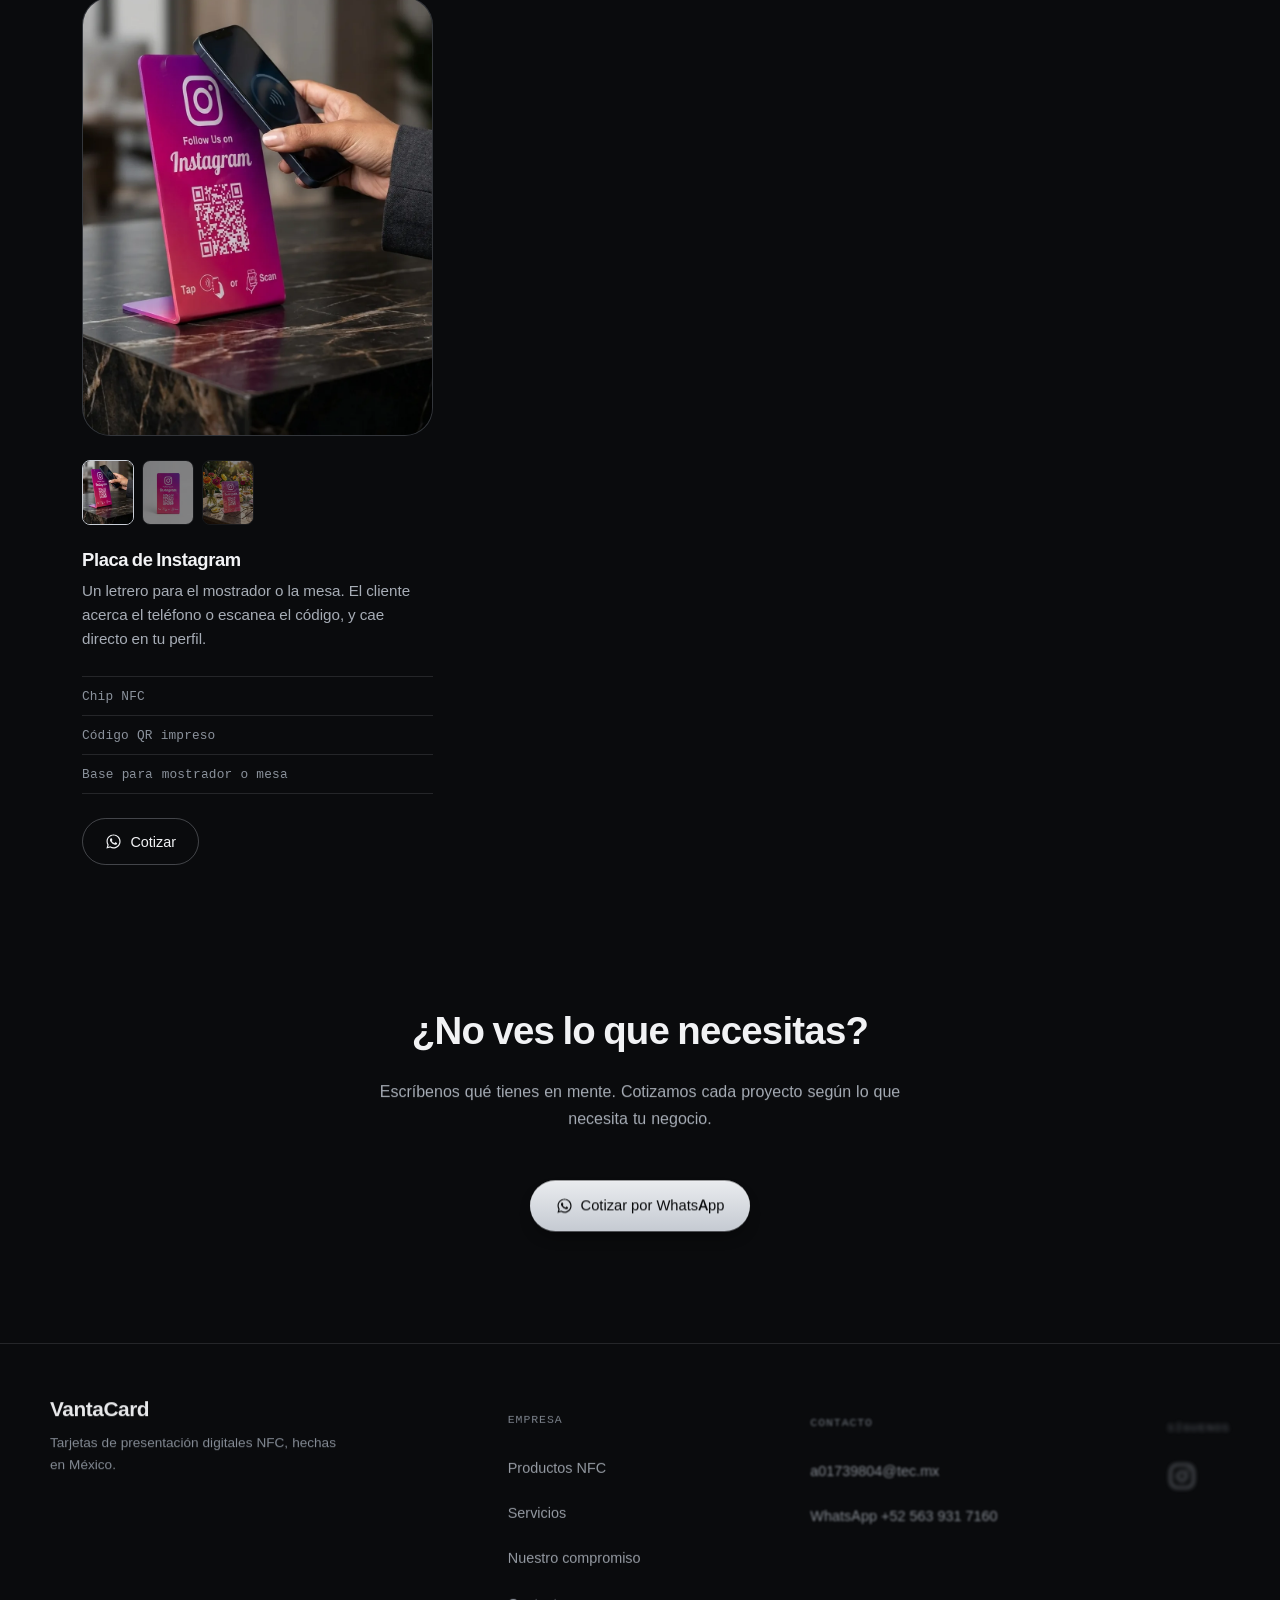
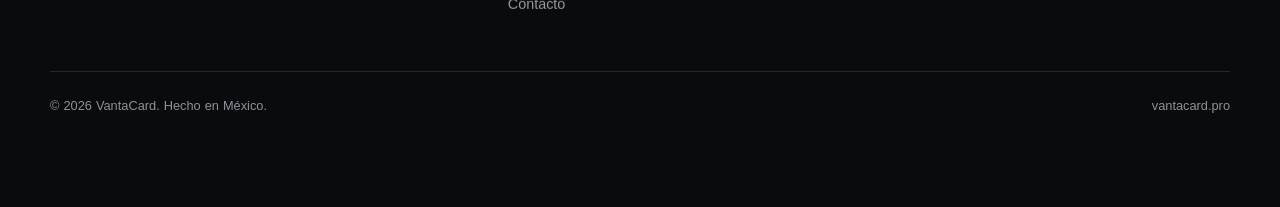
<file: vantacard-web/catalogo.html>
<!DOCTYPE html>
<html lang="es">
<head>
<meta charset="UTF-8" />
<meta name="viewport" content="width=device-width, initial-scale=1.0" />
<title>Productos NFC — VantaCard</title>
<meta name="description" content="Las tarjetas y placas NFC de VantaCard: el producto físico que lleva tu identidad digital. Hechas en México." />
<meta name="theme-color" content="#0a0b0d" />

<meta property="og:type" content="website" />
<meta property="og:site_name" content="VantaCard" />
<meta property="og:title" content="Productos NFC — VantaCard" />
<meta property="og:description" content="Tarjetas y placas NFC. El producto físico que lleva una identidad digital que se actualiza en lugar de reimprimirse." />
<meta property="og:url" content="https://vantacard.pro/catalogo.html" />
<meta property="og:image" content="https://vantacard.pro/assets/og-image.jpg" />
<meta property="og:image:width" content="1200" />
<meta property="og:image:height" content="630" />
<meta property="og:locale" content="es_MX" />

<meta name="twitter:card" content="summary_large_image" />
<meta name="twitter:title" content="Productos NFC — VantaCard" />
<meta name="twitter:description" content="Tarjetas y placas NFC. El producto físico que lleva una identidad digital que se actualiza en lugar de reimprimirse." />
<meta name="twitter:image" content="https://vantacard.pro/assets/og-image.jpg" />

<link rel="canonical" href="https://vantacard.pro/catalogo.html" />
<link rel="icon" href="assets/favicon.svg" type="image/svg+xml" />
<link rel="icon" href="assets/favicon-32x32.png" sizes="32x32" type="image/png" />
<link rel="icon" href="assets/favicon-16x16.png" sizes="16x16" type="image/png" />
<link rel="apple-touch-icon" href="assets/apple-touch-icon.png" />
<link rel="manifest" href="manifest.json" />

<link rel="stylesheet" href="css/fonts.css" />
<link rel="stylesheet" href="css/styles.css" />
<link rel="stylesheet" href="css/catalogo.css" />
</head>
<body>

<a href="#top" class="skip-link">Saltar al contenido</a>

<div class="tone" aria-hidden="true">
  <div class="tone__wash" id="toneWash"></div>
  <div class="tone__glow tone__glow--a" id="toneGlowA"></div>
  <div class="tone__glow tone__glow--b" id="toneGlowB"></div>
</div>

<nav class="nav" id="nav">
  <a href="index.html" class="nav__logo">
    <span class="brand-mark brand-mark--compact">
      <svg class="brand-mark__icon" viewBox="0 0 40 32" fill="none" stroke="currentColor" stroke-width="1.6" stroke-linecap="round">
        <circle cx="8" cy="9" r="5"/>
        <path d="M1 27v-2a7 7 0 0 1 7-7 7 7 0 0 1 7 7v2" stroke-linejoin="round"/>
        <path d="M20 11a8 8 0 0 1 0 12" opacity="0.9"/>
        <path d="M25 7a14 14 0 0 1 0 20" opacity="0.6"/>
        <path d="M30 3a20 20 0 0 1 0 28" opacity="0.35"/>
      </svg>
      <span class="brand-mark__divider" aria-hidden="true"></span>
      <span class="brand-mark__wordmark"><span>Vanta</span><span>Card</span></span>
    </span>
  </a>
  <div class="nav__links">
    <a href="catalogo.html" aria-current="page">Productos NFC</a>
    <a href="index.html#servicios">Servicios</a>
    <a href="compromiso.html">Nuestro compromiso</a>
    <a href="contacto.html">Contacto</a>
  </div>
  <a class="nav__cta" href="https://wa.me/525639317160?text=Hola%20VantaCard%2C%20me%20interesa%20una%20tarjeta%20digital%20NFC.%20%C2%BFMe%20pueden%20dar%20m%C3%A1s%20informaci%C3%B3n%3F" target="_blank" rel="noopener">Cotizar</a>
  <button class="nav__menu" id="navMenu" type="button" aria-expanded="false" aria-controls="navSheet" aria-label="Abrir menú">
    <span class="nav__menu-bars" aria-hidden="true"></span>
  </button>
</nav>

<div class="nav-sheet" id="navSheet" aria-hidden="true" inert>
  <nav class="nav-sheet__links" aria-label="Menú">
    <a href="catalogo.html">Productos NFC</a>
    <a href="index.html#servicios">Servicios</a>
    <a href="index.html#planes">Planes</a>
    <a href="compromiso.html">Nuestro compromiso</a>
    <a href="index.html#faq">Preguntas frecuentes</a>
    <a href="contacto.html">Contacto</a>
  </nav>
  <a class="btn btn--primary nav-sheet__cta" href="https://wa.me/525639317160?text=Hola%20VantaCard%2C%20me%20interesa%20una%20tarjeta%20digital%20NFC.%20%C2%BFMe%20pueden%20dar%20m%C3%A1s%20informaci%C3%B3n%3F" target="_blank" rel="noopener"><svg class="btn__icon" viewBox="0 0 24 24" fill="currentColor" aria-hidden="true"><path d="M12.04 2C6.58 2 2.13 6.45 2.13 11.91c0 1.75.46 3.45 1.32 4.95L2 22l5.25-1.38a9.9 9.9 0 0 0 4.79 1.22h.01c5.46 0 9.91-4.45 9.91-9.91 0-2.65-1.03-5.14-2.9-7.01A9.82 9.82 0 0 0 12.04 2Zm0 18.15h-.01a8.2 8.2 0 0 1-4.19-1.15l-.3-.18-3.12.82.83-3.04-.2-.31a8.22 8.22 0 0 1-1.26-4.38c0-4.54 3.7-8.23 8.25-8.23 2.2 0 4.27.86 5.83 2.42a8.2 8.2 0 0 1 2.41 5.83c0 4.54-3.69 8.22-8.24 8.22Zm4.52-6.16c-.25-.12-1.47-.72-1.69-.81-.23-.08-.39-.12-.56.13-.16.24-.64.8-.78.97-.14.16-.29.18-.54.06-.25-.13-1.05-.39-1.99-1.23-.74-.66-1.23-1.47-1.38-1.72-.14-.25-.01-.38.11-.5.11-.11.25-.29.37-.43.13-.15.17-.25.25-.41.09-.17.04-.31-.02-.43-.06-.13-.56-1.34-.76-1.84-.2-.48-.41-.42-.56-.43h-.48c-.17 0-.43.06-.66.31-.22.25-.87.85-.87 2.07s.9 2.4 1.02 2.56c.12.17 1.75 2.67 4.25 3.75.59.25 1.05.4 1.41.52.59.19 1.13.16 1.56.1.48-.07 1.47-.6 1.68-1.18.21-.58.21-1.08.14-1.18-.06-.11-.22-.17-.47-.29Z"/></svg>Cotizar por WhatsApp</a>
</div>

<main id="top">

  <header class="catalog-hero">
    <h1 class="reveal-up">Productos <span class="accent-italic">NFC</span>.</h1>
    <p class="catalog-hero__lede reveal-up">Lo físico: las tarjetas y las placas que llevan tu identidad digital. Todas apuntan al mismo perfil, que editas una vez y sigue vigente en lo que ya repartiste. Las páginas web y el perfil están en <a href="index.html#servicios">servicios</a>.</p>
  </header>

  <!-- ==========================================================
       PRODUCTOS NFC

       Solo lo físico. Las páginas web, el perfil digital y el QR son
       servicios y viven en index.html#servicios — estaban aquí también
       y era la misma cosa dicha dos veces.

       Dos grupos: las tarjetas (el mismo formato en distintos
       materiales) y las placas (lo que se queda fijo en un negocio).

       Para agregar un producto, copia un <article class="product">
       entero y cambia cinco cosas: la imagen (src, alt, width y height
       reales), el <h3>, el <p>, la <ul> de características —si no hay
       nada que listar, borra la <ul> completa— y el ?text= del botón,
       que lleva el mensaje de WhatsApp ya escrito con el nombre del
       producto para que llegue dicho cuál es.

       Sin precios a propósito: todo el sitio trabaja con cotización
       personalizada.
       ========================================================== -->
  <section class="catalog" id="productos">

    <div class="catalog__group">
      <div class="catalog__group-head reveal-up">
        <h2>Tarjetas</h2>
        <p>El mismo formato de bolsillo, en los materiales que manejamos.</p>
      </div>
      <div class="catalog__grid">
        <article class="product reveal-up">
          <div class="product__media">
            <img class="product__foto" src="assets/galeria/madera-1.webp" alt="Tarjeta NFC de madera de nogal, de pie sobre una superficie negra junto a una viruta de madera" loading="lazy" width="900" height="1125" />
          </div>
          <ul class="product__thumbs">
            <li>
              <button type="button" class="product__thumb" aria-current="true"
                      data-full="assets/galeria/madera-1.webp" data-alt="Tarjeta NFC de madera de nogal, de pie sobre una superficie negra junto a una viruta de madera"
                      aria-label="Ver foto 1 de 4">
                <img src="assets/galeria/madera-1-t.webp" alt="" loading="lazy" width="200" height="250" />
              </button>
            </li>
            <li>
              <button type="button" class="product__thumb" aria-current="false"
                      data-full="assets/galeria/madera-2.webp" data-alt="Cinco tarjetas NFC de madera, cada una en un acabado distinto"
                      aria-label="Ver foto 2 de 4">
                <img src="assets/galeria/madera-2-t.webp" alt="" loading="lazy" width="200" height="250" />
              </button>
            </li>
            <li>
              <button type="button" class="product__thumb" aria-current="false"
                      data-full="assets/galeria/madera-3.webp" data-alt="Una persona de saco sostiene una tarjeta NFC de madera frente a su teléfono"
                      aria-label="Ver foto 3 de 4">
                <img src="assets/galeria/madera-3-t.webp" alt="" loading="lazy" width="200" height="250" />
              </button>
            </li>
            <li>
              <button type="button" class="product__thumb" aria-current="false"
                      data-full="assets/galeria/madera-4.webp" data-alt="Una mano saca una tarjeta NFC de madera clara de un bolso"
                      aria-label="Ver foto 4 de 4">
                <img src="assets/galeria/madera-4-t.webp" alt="" loading="lazy" width="200" height="250" />
              </button>
            </li>
          </ul>
          <h3 class="product__name">Tarjeta de madera</h3>
          <p class="product__desc">Madera real, con su veta a la vista. Misma tecnología que la clásica, en un material que se siente distinto al entregarla.</p>
          <ul class="product__specs">
            <li>Chip NFC</li>
            <li>Madera natural</li>
            <li>Varios acabados</li>
          </ul>
          <a class="product__cta" href="https://wa.me/525639317160?text=Hola%20VantaCard%2C%20me%20interesa%20la%20Tarjeta%20de%20madera.%20%C2%BFMe%20pueden%20dar%20m%C3%A1s%20informaci%C3%B3n%3F" target="_blank" rel="noopener"><svg class="btn__icon" viewBox="0 0 24 24" fill="currentColor" aria-hidden="true"><path d="M12.04 2C6.58 2 2.13 6.45 2.13 11.91c0 1.75.46 3.45 1.32 4.95L2 22l5.25-1.38a9.9 9.9 0 0 0 4.79 1.22h.01c5.46 0 9.91-4.45 9.91-9.91 0-2.65-1.03-5.14-2.9-7.01A9.82 9.82 0 0 0 12.04 2Zm0 18.15h-.01a8.2 8.2 0 0 1-4.19-1.15l-.3-.18-3.12.82.83-3.04-.2-.31a8.22 8.22 0 0 1-1.26-4.38c0-4.54 3.7-8.23 8.25-8.23 2.2 0 4.27.86 5.83 2.42a8.2 8.2 0 0 1 2.41 5.83c0 4.54-3.69 8.22-8.24 8.22Zm4.52-6.16c-.25-.12-1.47-.72-1.69-.81-.23-.08-.39-.12-.56.13-.16.24-.64.8-.78.97-.14.16-.29.18-.54.06-.25-.13-1.05-.39-1.99-1.23-.74-.66-1.23-1.47-1.38-1.72-.14-.25-.01-.38.11-.5.11-.11.25-.29.37-.43.13-.15.17-.25.25-.41.09-.17.04-.31-.02-.43-.06-.13-.56-1.34-.76-1.84-.2-.48-.41-.42-.56-.43h-.48c-.17 0-.43.06-.66.31-.22.25-.87.85-.87 2.07s.9 2.4 1.02 2.56c.12.17 1.75 2.67 4.25 3.75.59.25 1.05.4 1.41.52.59.19 1.13.16 1.56.1.48-.07 1.47-.6 1.68-1.18.21-.58.21-1.08.14-1.18-.06-.11-.22-.17-.47-.29Z"/></svg>Cotizar</a>
        </article>
        <article class="product reveal-up">
          <div class="product__media">
            <img class="product__foto" src="assets/galeria/fibra-1.webp" alt="Tarjeta NFC negra con textura de tejido, sostenida sobre una mesa junto a un teléfono" loading="lazy" width="900" height="1125" />
          </div>
          <ul class="product__thumbs">
            <li>
              <button type="button" class="product__thumb" aria-current="true"
                      data-full="assets/galeria/fibra-1.webp" data-alt="Tarjeta NFC negra con textura de tejido, sostenida sobre una mesa junto a un teléfono"
                      aria-label="Ver foto 1 de 3">
                <img src="assets/galeria/fibra-1-t.webp" alt="" loading="lazy" width="200" height="250" />
              </button>
            </li>
            <li>
              <button type="button" class="product__thumb" aria-current="false"
                      data-full="assets/galeria/fibra-2.webp" data-alt="Dos tarjetas NFC negras con textura tipo fibra de carbono, de pie sobre fondo claro"
                      aria-label="Ver foto 2 de 3">
                <img src="assets/galeria/fibra-2-t.webp" alt="" loading="lazy" width="200" height="250" />
              </button>
            </li>
            <li>
              <button type="button" class="product__thumb" aria-current="false"
                      data-full="assets/galeria/fibra-3.webp" data-alt="Una mano saca una tarjeta NFC negra texturizada de un bolso"
                      aria-label="Ver foto 3 de 3">
                <img src="assets/galeria/fibra-3-t.webp" alt="" loading="lazy" width="200" height="250" />
              </button>
            </li>
          </ul>
          <h3 class="product__name">Tarjeta estilo fibra de carbono</h3>
          <p class="product__desc">El tejido de la fibra de carbono, hecho en plástico. Negra, con la textura a la vista y sin nada más encima.</p>
          <ul class="product__specs">
            <li>Chip NFC</li>
            <li>Plástico texturizado</li>
            <li>Acabado tipo fibra de carbono</li>
          </ul>
          <a class="product__cta" href="https://wa.me/525639317160?text=Hola%20VantaCard%2C%20me%20interesa%20la%20Tarjeta%20estilo%20fibra%20de%20carbono.%20%C2%BFMe%20pueden%20dar%20m%C3%A1s%20informaci%C3%B3n%3F" target="_blank" rel="noopener"><svg class="btn__icon" viewBox="0 0 24 24" fill="currentColor" aria-hidden="true"><path d="M12.04 2C6.58 2 2.13 6.45 2.13 11.91c0 1.75.46 3.45 1.32 4.95L2 22l5.25-1.38a9.9 9.9 0 0 0 4.79 1.22h.01c5.46 0 9.91-4.45 9.91-9.91 0-2.65-1.03-5.14-2.9-7.01A9.82 9.82 0 0 0 12.04 2Zm0 18.15h-.01a8.2 8.2 0 0 1-4.19-1.15l-.3-.18-3.12.82.83-3.04-.2-.31a8.22 8.22 0 0 1-1.26-4.38c0-4.54 3.7-8.23 8.25-8.23 2.2 0 4.27.86 5.83 2.42a8.2 8.2 0 0 1 2.41 5.83c0 4.54-3.69 8.22-8.24 8.22Zm4.52-6.16c-.25-.12-1.47-.72-1.69-.81-.23-.08-.39-.12-.56.13-.16.24-.64.8-.78.97-.14.16-.29.18-.54.06-.25-.13-1.05-.39-1.99-1.23-.74-.66-1.23-1.47-1.38-1.72-.14-.25-.01-.38.11-.5.11-.11.25-.29.37-.43.13-.15.17-.25.25-.41.09-.17.04-.31-.02-.43-.06-.13-.56-1.34-.76-1.84-.2-.48-.41-.42-.56-.43h-.48c-.17 0-.43.06-.66.31-.22.25-.87.85-.87 2.07s.9 2.4 1.02 2.56c.12.17 1.75 2.67 4.25 3.75.59.25 1.05.4 1.41.52.59.19 1.13.16 1.56.1.48-.07 1.47-.6 1.68-1.18.21-.58.21-1.08.14-1.18-.06-.11-.22-.17-.47-.29Z"/></svg>Cotizar</a>
        </article>
      </div>
    </div>

    <div class="catalog__group">
      <div class="catalog__group-head reveal-up">
        <h2>Placas</h2>
        <p>Lo que se queda fijo en tu negocio, para que el cliente llegue de un toque.</p>
      </div>
      <div class="catalog__grid">
        <article class="product reveal-up">
          <div class="product__media">
            <img class="product__foto" src="assets/galeria/placa-instagram-1.webp" alt="Placa NFC de Instagram sobre un mostrador de mármol, con una persona acercando su teléfono" loading="lazy" width="900" height="1125" />
          </div>
          <ul class="product__thumbs">
            <li>
              <button type="button" class="product__thumb" aria-current="true"
                      data-full="assets/galeria/placa-instagram-1.webp" data-alt="Placa NFC de Instagram sobre un mostrador de mármol, con una persona acercando su teléfono"
                      aria-label="Ver foto 1 de 3">
                <img src="assets/galeria/placa-instagram-1-t.webp" alt="" loading="lazy" width="200" height="250" />
              </button>
            </li>
            <li>
              <button type="button" class="product__thumb" aria-current="false"
                      data-full="assets/galeria/placa-instagram-2.webp" data-alt="Placa NFC de Instagram con código QR, sobre fondo blanco"
                      aria-label="Ver foto 2 de 3">
                <img src="assets/galeria/placa-instagram-2-t.webp" alt="" loading="lazy" width="200" height="250" />
              </button>
            </li>
            <li>
              <button type="button" class="product__thumb" aria-current="false"
                      data-full="assets/galeria/placa-instagram-3.webp" data-alt="Placa NFC de Instagram sobre una mesa de jardín con flores"
                      aria-label="Ver foto 3 de 3">
                <img src="assets/galeria/placa-instagram-3-t.webp" alt="" loading="lazy" width="200" height="250" />
              </button>
            </li>
          </ul>
          <h3 class="product__name">Placa de Instagram</h3>
          <p class="product__desc">Un letrero para el mostrador o la mesa. El cliente acerca el teléfono o escanea el código, y cae directo en tu perfil.</p>
          <ul class="product__specs">
            <li>Chip NFC</li>
            <li>Código QR impreso</li>
            <li>Base para mostrador o mesa</li>
          </ul>
          <a class="product__cta" href="https://wa.me/525639317160?text=Hola%20VantaCard%2C%20me%20interesa%20la%20Placa%20de%20Instagram.%20%C2%BFMe%20pueden%20dar%20m%C3%A1s%20informaci%C3%B3n%3F" target="_blank" rel="noopener"><svg class="btn__icon" viewBox="0 0 24 24" fill="currentColor" aria-hidden="true"><path d="M12.04 2C6.58 2 2.13 6.45 2.13 11.91c0 1.75.46 3.45 1.32 4.95L2 22l5.25-1.38a9.9 9.9 0 0 0 4.79 1.22h.01c5.46 0 9.91-4.45 9.91-9.91 0-2.65-1.03-5.14-2.9-7.01A9.82 9.82 0 0 0 12.04 2Zm0 18.15h-.01a8.2 8.2 0 0 1-4.19-1.15l-.3-.18-3.12.82.83-3.04-.2-.31a8.22 8.22 0 0 1-1.26-4.38c0-4.54 3.7-8.23 8.25-8.23 2.2 0 4.27.86 5.83 2.42a8.2 8.2 0 0 1 2.41 5.83c0 4.54-3.69 8.22-8.24 8.22Zm4.52-6.16c-.25-.12-1.47-.72-1.69-.81-.23-.08-.39-.12-.56.13-.16.24-.64.8-.78.97-.14.16-.29.18-.54.06-.25-.13-1.05-.39-1.99-1.23-.74-.66-1.23-1.47-1.38-1.72-.14-.25-.01-.38.11-.5.11-.11.25-.29.37-.43.13-.15.17-.25.25-.41.09-.17.04-.31-.02-.43-.06-.13-.56-1.34-.76-1.84-.2-.48-.41-.42-.56-.43h-.48c-.17 0-.43.06-.66.31-.22.25-.87.85-.87 2.07s.9 2.4 1.02 2.56c.12.17 1.75 2.67 4.25 3.75.59.25 1.05.4 1.41.52.59.19 1.13.16 1.56.1.48-.07 1.47-.6 1.68-1.18.21-.58.21-1.08.14-1.18-.06-.11-.22-.17-.47-.29Z"/></svg>Cotizar</a>
        </article>

        <!-- PENDIENTE DE FOTO — assets/producto-placa-google.webp
             Cuando exista el archivo, quita esta línea y la de cierre.
        <article class="product reveal-up">
          <div class="product__media">
            <img src="assets/producto-placa-google.webp" alt="Placa NFC para reseñas de Google sobre el mostrador de un negocio" loading="lazy" width="900" height="1125" />
          </div>
          <h3 class="product__name">Placa de reseñas de Google</h3>
          <p class="product__desc">Un letrero para el mostrador. Un toque y el cliente llega a la pantalla para dejarte su reseña, sin buscarte ni escribir nada.</p>
          <ul class="product__specs">
            <li>Chip NFC</li>
            <li>Código QR impreso</li>
            <li>Base para mostrador o mesa</li>
          </ul>
          <a class="product__cta" href="https://wa.me/525639317160?text=Hola%20VantaCard%2C%20me%20interesa%20la%20Placa%20de%20rese%C3%B1as%20de%20Google.%20%C2%BFMe%20pueden%20dar%20m%C3%A1s%20informaci%C3%B3n%3F" target="_blank" rel="noopener"><svg class="btn__icon" viewBox="0 0 24 24" fill="currentColor" aria-hidden="true"><path d="M12.04 2C6.58 2 2.13 6.45 2.13 11.91c0 1.75.46 3.45 1.32 4.95L2 22l5.25-1.38a9.9 9.9 0 0 0 4.79 1.22h.01c5.46 0 9.91-4.45 9.91-9.91 0-2.65-1.03-5.14-2.9-7.01A9.82 9.82 0 0 0 12.04 2Zm0 18.15h-.01a8.2 8.2 0 0 1-4.19-1.15l-.3-.18-3.12.82.83-3.04-.2-.31a8.22 8.22 0 0 1-1.26-4.38c0-4.54 3.7-8.23 8.25-8.23 2.2 0 4.27.86 5.83 2.42a8.2 8.2 0 0 1 2.41 5.83c0 4.54-3.69 8.22-8.24 8.22Zm4.52-6.16c-.25-.12-1.47-.72-1.69-.81-.23-.08-.39-.12-.56.13-.16.24-.64.8-.78.97-.14.16-.29.18-.54.06-.25-.13-1.05-.39-1.99-1.23-.74-.66-1.23-1.47-1.38-1.72-.14-.25-.01-.38.11-.5.11-.11.25-.29.37-.43.13-.15.17-.25.25-.41.09-.17.04-.31-.02-.43-.06-.13-.56-1.34-.76-1.84-.2-.48-.41-.42-.56-.43h-.48c-.17 0-.43.06-.66.31-.22.25-.87.85-.87 2.07s.9 2.4 1.02 2.56c.12.17 1.75 2.67 4.25 3.75.59.25 1.05.4 1.41.52.59.19 1.13.16 1.56.1.48-.07 1.47-.6 1.68-1.18.21-.58.21-1.08.14-1.18-.06-.11-.22-.17-.47-.29Z"/></svg>Cotizar</a>
        </article>
        -->
      </div>
    </div>

  </section>

  <section class="catalog-close">
    <h2 class="reveal-up">¿No ves lo que necesitas?</h2>
    <p class="reveal-up">Escríbenos qué tienes en mente. Cotizamos cada proyecto según lo que necesita tu negocio.</p>
    <a class="btn btn--primary reveal-up" href="https://wa.me/525639317160?text=Hola%20VantaCard%2C%20quiero%20cotizar%20algo%20que%20no%20est%C3%A1%20en%20el%20cat%C3%A1logo." target="_blank" rel="noopener"><svg class="btn__icon" viewBox="0 0 24 24" fill="currentColor" aria-hidden="true"><path d="M12.04 2C6.58 2 2.13 6.45 2.13 11.91c0 1.75.46 3.45 1.32 4.95L2 22l5.25-1.38a9.9 9.9 0 0 0 4.79 1.22h.01c5.46 0 9.91-4.45 9.91-9.91 0-2.65-1.03-5.14-2.9-7.01A9.82 9.82 0 0 0 12.04 2Zm0 18.15h-.01a8.2 8.2 0 0 1-4.19-1.15l-.3-.18-3.12.82.83-3.04-.2-.31a8.22 8.22 0 0 1-1.26-4.38c0-4.54 3.7-8.23 8.25-8.23 2.2 0 4.27.86 5.83 2.42a8.2 8.2 0 0 1 2.41 5.83c0 4.54-3.69 8.22-8.24 8.22Zm4.52-6.16c-.25-.12-1.47-.72-1.69-.81-.23-.08-.39-.12-.56.13-.16.24-.64.8-.78.97-.14.16-.29.18-.54.06-.25-.13-1.05-.39-1.99-1.23-.74-.66-1.23-1.47-1.38-1.72-.14-.25-.01-.38.11-.5.11-.11.25-.29.37-.43.13-.15.17-.25.25-.41.09-.17.04-.31-.02-.43-.06-.13-.56-1.34-.76-1.84-.2-.48-.41-.42-.56-.43h-.48c-.17 0-.43.06-.66.31-.22.25-.87.85-.87 2.07s.9 2.4 1.02 2.56c.12.17 1.75 2.67 4.25 3.75.59.25 1.05.4 1.41.52.59.19 1.13.16 1.56.1.48-.07 1.47-.6 1.68-1.18.21-.58.21-1.08.14-1.18-.06-.11-.22-.17-.47-.29Z"/></svg>Cotizar por WhatsApp</a>
  </section>

  <footer class="footer" id="contacto">
    <div class="footer__inner">
      <div class="footer__brand reveal-up">
        <h3>VantaCard</h3>
        <p>Tarjetas de presentación digitales NFC, hechas en México.</p>
      </div>
      <div class="footer__col reveal-up">
        <h4>Empresa</h4>
        <ul>
          <li><a href="catalogo.html">Productos NFC</a></li>
          <li><a href="index.html#servicios">Servicios</a></li>
          <li><a href="compromiso.html">Nuestro compromiso</a></li>
          <li><a href="contacto.html">Contacto</a></li>
        </ul>
      </div>
      <div class="footer__col reveal-up">
        <h4>Contacto</h4>
        <ul>
          <li><a href="mailto:a01739804@tec.mx">a01739804@tec.mx</a></li>
          <li><a href="https://wa.me/525639317160?text=Hola%20VantaCard%2C%20me%20interesa%20una%20tarjeta%20digital%20NFC.%20%C2%BFMe%20pueden%20dar%20m%C3%A1s%20informaci%C3%B3n%3F" target="_blank" rel="noopener">WhatsApp +52 563 931 7160</a></li>
        </ul>
      </div>
      <div class="footer__col reveal-up">
        <h4>Síguenos</h4>
        <a class="social-link" href="https://www.instagram.com/vantacard.pro/" target="_blank" rel="noopener" aria-label="VantaCard en Instagram">
          <svg viewBox="0 0 24 24" fill="none" stroke="currentColor" stroke-width="1.7" stroke-linecap="round" stroke-linejoin="round" aria-hidden="true">
            <rect x="2.8" y="2.8" width="18.4" height="18.4" rx="5.4"/>
            <circle cx="12" cy="12" r="3.6"/>
            <circle cx="16.9" cy="7.1" r="1.05" fill="currentColor" stroke="none"/>
          </svg>
        </a>
      </div>
    </div>
    <div class="footer__bottom">
      <span>© 2026 VantaCard. Hecho en México.</span>
      <span>vantacard.pro</span>
    </div>
  </footer>

</main>

<a class="wa-fab" href="https://wa.me/525639317160?text=Hola%20VantaCard%2C%20me%20interesa%20una%20tarjeta%20digital%20NFC.%20%C2%BFMe%20pueden%20dar%20m%C3%A1s%20informaci%C3%B3n%3F" target="_blank" rel="noopener" aria-label="Escríbenos por WhatsApp">
  <svg viewBox="0 0 24 24" fill="currentColor" aria-hidden="true"><path d="M12.04 2C6.58 2 2.13 6.45 2.13 11.91c0 1.75.46 3.45 1.32 4.95L2 22l5.25-1.38a9.9 9.9 0 0 0 4.79 1.22h.01c5.46 0 9.91-4.45 9.91-9.91 0-2.65-1.03-5.14-2.9-7.01A9.82 9.82 0 0 0 12.04 2Zm0 18.15h-.01a8.2 8.2 0 0 1-4.19-1.15l-.3-.18-3.12.82.83-3.04-.2-.31a8.22 8.22 0 0 1-1.26-4.38c0-4.54 3.7-8.23 8.25-8.23 2.2 0 4.27.86 5.83 2.42a8.2 8.2 0 0 1 2.41 5.83c0 4.54-3.69 8.22-8.24 8.22Zm4.52-6.16c-.25-.12-1.47-.72-1.69-.81-.23-.08-.39-.12-.56.13-.16.24-.64.8-.78.97-.14.16-.29.18-.54.06-.25-.13-1.05-.39-1.99-1.23-.74-.66-1.23-1.47-1.38-1.72-.14-.25-.01-.38.11-.5.11-.11.25-.29.37-.43.13-.15.17-.25.25-.41.09-.17.04-.31-.02-.43-.06-.13-.56-1.34-.76-1.84-.2-.48-.41-.42-.56-.43h-.48c-.17 0-.43.06-.66.31-.22.25-.87.85-.87 2.07s.9 2.4 1.02 2.56c.12.17 1.75 2.67 4.25 3.75.59.25 1.05.4 1.41.52.59.19 1.13.16 1.56.1.48-.07 1.47-.6 1.68-1.18.21-.58.21-1.08.14-1.18-.06-.11-.22-.17-.47-.29Z"/></svg>
</a>

<script src="js/vendor/gsap.min.js"></script>
<script src="js/vendor/ScrollTrigger.min.js"></script>
<script src="js/nav.js"></script>
<script src="js/tone.js"></script>
<script src="js/catalogo.js"></script>
</body>
</html>
</file>
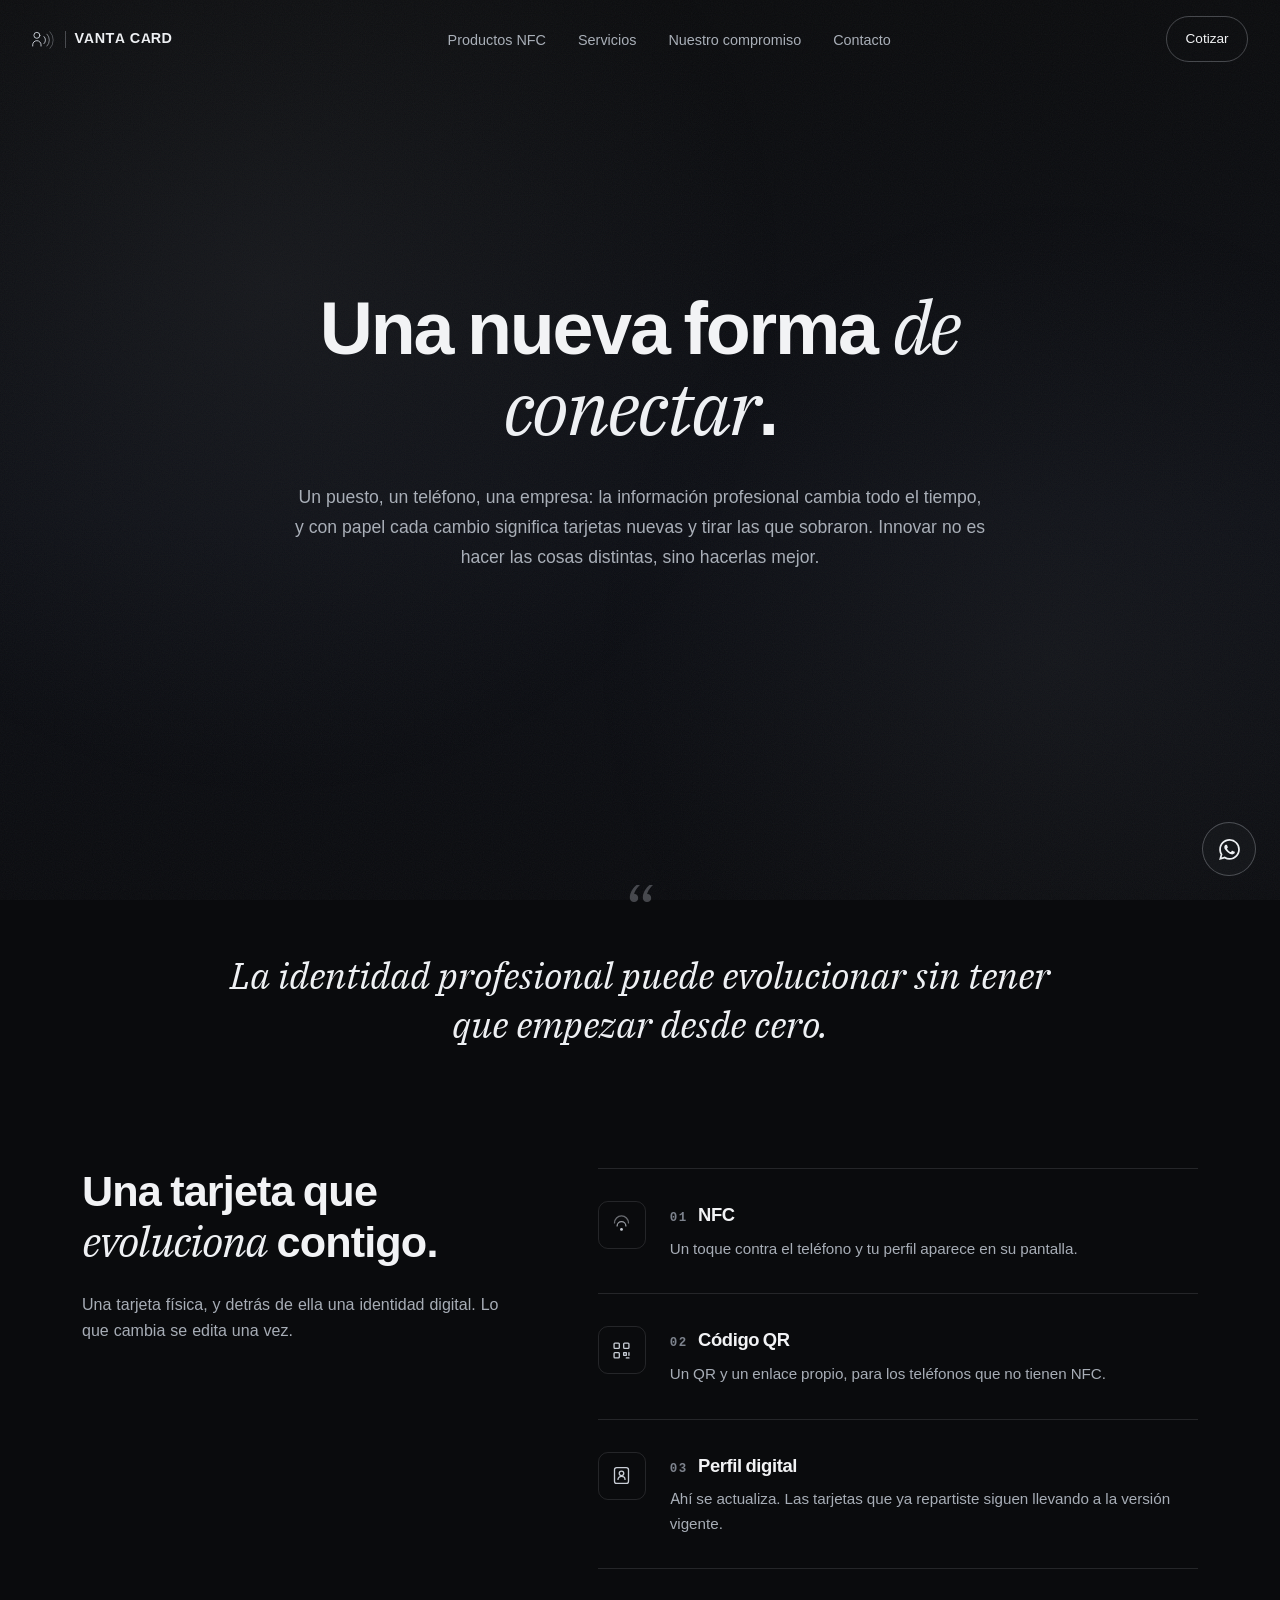
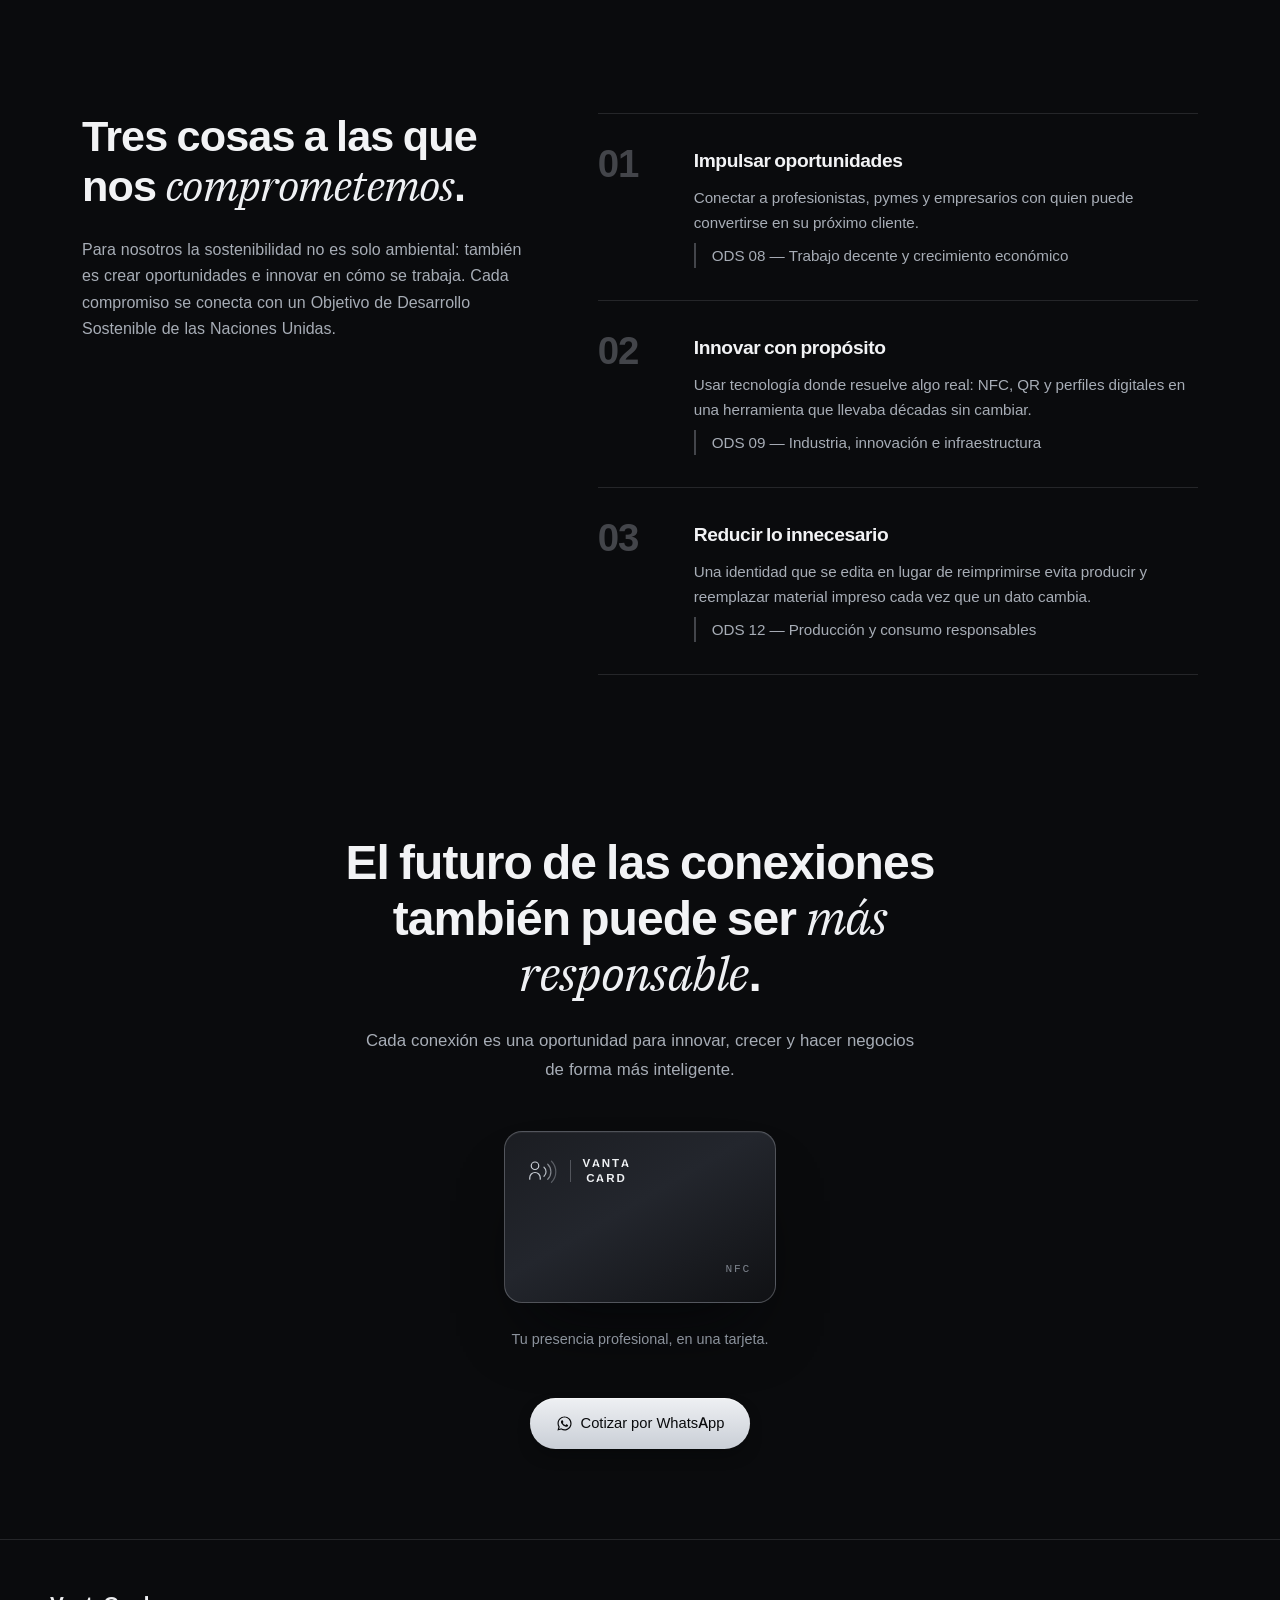
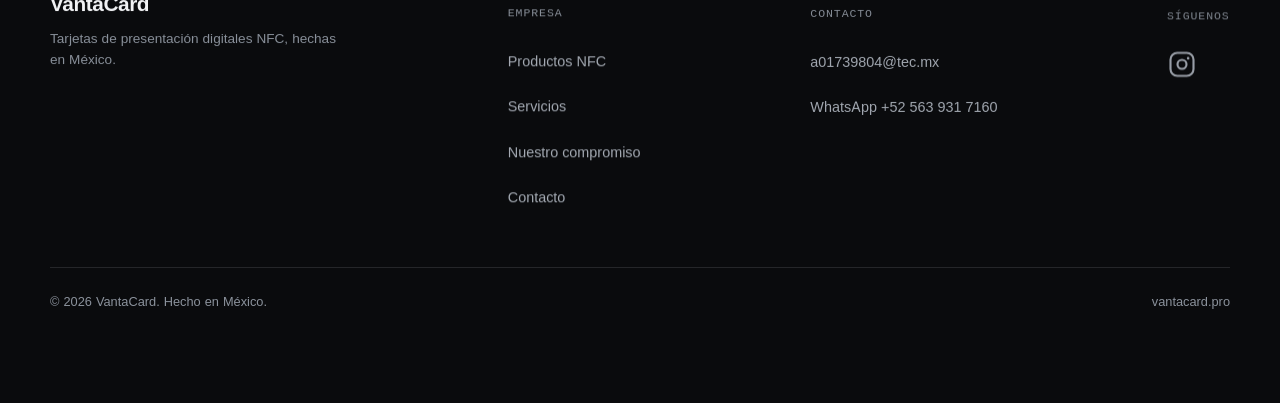
<file: vantacard-web/compromiso.html>
<!DOCTYPE html>
<html lang="es">
<head>
<meta charset="UTF-8" />
<meta name="viewport" content="width=device-width, initial-scale=1.0" />
<title>Nuestro compromiso — VantaCard</title>
<meta name="description" content="Cómo VantaCard conecta innovación, oportunidades de crecimiento y consumo responsable en una sola idea: una identidad profesional que evoluciona contigo." />
<meta name="theme-color" content="#0a0b0d" />

<meta property="og:type" content="website" />
<meta property="og:site_name" content="VantaCard" />
<meta property="og:title" content="Nuestro compromiso — VantaCard" />
<meta property="og:description" content="Innovación, oportunidades y consumo responsable: así entendemos la sostenibilidad en VantaCard." />
<meta property="og:url" content="https://vantacard.pro/compromiso.html" />
<meta property="og:image" content="https://vantacard.pro/assets/og-image-compromiso.jpg" />
<meta property="og:image:width" content="1200" />
<meta property="og:image:height" content="630" />
<meta property="og:locale" content="es_MX" />

<meta name="twitter:card" content="summary_large_image" />
<meta name="twitter:title" content="Nuestro compromiso — VantaCard" />
<meta name="twitter:description" content="Innovación, oportunidades y consumo responsable: así entendemos la sostenibilidad en VantaCard." />
<meta name="twitter:image" content="https://vantacard.pro/assets/og-image-compromiso.jpg" />

<link rel="canonical" href="https://vantacard.pro/compromiso.html" />
<link rel="icon" href="assets/favicon.svg" type="image/svg+xml" />
<link rel="icon" href="assets/favicon-32x32.png" sizes="32x32" type="image/png" />
<link rel="icon" href="assets/favicon-16x16.png" sizes="16x16" type="image/png" />
<link rel="apple-touch-icon" href="assets/apple-touch-icon.png" />
<link rel="manifest" href="manifest.json" />

<link rel="stylesheet" href="css/fonts.css" />
<link rel="stylesheet" href="css/styles.css" />
<link rel="stylesheet" href="css/compromiso.css" />
</head>
<body>

<a href="#top" class="skip-link">Saltar al contenido</a>

<div class="tone" aria-hidden="true">
  <div class="tone__wash" id="toneWash"></div>
  <div class="tone__glow tone__glow--a" id="toneGlowA"></div>
  <div class="tone__glow tone__glow--b" id="toneGlowB"></div>
</div>

<nav class="nav" id="nav">
  <a href="index.html" class="nav__logo">
    <span class="brand-mark brand-mark--compact">
      <svg class="brand-mark__icon" viewBox="0 0 40 32" fill="none" stroke="currentColor" stroke-width="1.6" stroke-linecap="round">
        <circle cx="8" cy="9" r="5"/>
        <path d="M1 27v-2a7 7 0 0 1 7-7 7 7 0 0 1 7 7v2" stroke-linejoin="round"/>
        <path d="M20 11a8 8 0 0 1 0 12" opacity="0.9"/>
        <path d="M25 7a14 14 0 0 1 0 20" opacity="0.6"/>
        <path d="M30 3a20 20 0 0 1 0 28" opacity="0.35"/>
      </svg>
      <span class="brand-mark__divider" aria-hidden="true"></span>
      <span class="brand-mark__wordmark"><span>Vanta</span><span>Card</span></span>
    </span>
  </a>
  <div class="nav__links">
    <a href="catalogo.html">Productos NFC</a>
    <a href="index.html#servicios">Servicios</a>
    <a href="compromiso.html" aria-current="page">Nuestro compromiso</a>
    <a href="contacto.html">Contacto</a>
  </div>
  <a class="nav__cta" href="https://wa.me/525639317160?text=Hola%20VantaCard%2C%20me%20interesa%20una%20tarjeta%20digital%20NFC.%20%C2%BFMe%20pueden%20dar%20m%C3%A1s%20informaci%C3%B3n%3F" target="_blank" rel="noopener">Cotizar</a>
  <button class="nav__menu" id="navMenu" type="button" aria-expanded="false" aria-controls="navSheet" aria-label="Abrir menú">
    <span class="nav__menu-bars" aria-hidden="true"></span>
  </button>
</nav>

<div class="nav-sheet" id="navSheet" aria-hidden="true" inert>
  <nav class="nav-sheet__links" aria-label="Menú">
    <a href="catalogo.html">Productos NFC</a>
    <a href="index.html#servicios">Servicios</a>
    <a href="index.html#planes">Planes</a>
    <a href="compromiso.html">Nuestro compromiso</a>
    <a href="index.html#faq">Preguntas frecuentes</a>
    <a href="contacto.html">Contacto</a>
  </nav>
  <a class="btn btn--primary nav-sheet__cta" href="https://wa.me/525639317160?text=Hola%20VantaCard%2C%20me%20interesa%20una%20tarjeta%20digital%20NFC.%20%C2%BFMe%20pueden%20dar%20m%C3%A1s%20informaci%C3%B3n%3F" target="_blank" rel="noopener"><svg class="btn__icon" viewBox="0 0 24 24" fill="currentColor" aria-hidden="true"><path d="M12.04 2C6.58 2 2.13 6.45 2.13 11.91c0 1.75.46 3.45 1.32 4.95L2 22l5.25-1.38a9.9 9.9 0 0 0 4.79 1.22h.01c5.46 0 9.91-4.45 9.91-9.91 0-2.65-1.03-5.14-2.9-7.01A9.82 9.82 0 0 0 12.04 2Zm0 18.15h-.01a8.2 8.2 0 0 1-4.19-1.15l-.3-.18-3.12.82.83-3.04-.2-.31a8.22 8.22 0 0 1-1.26-4.38c0-4.54 3.7-8.23 8.25-8.23 2.2 0 4.27.86 5.83 2.42a8.2 8.2 0 0 1 2.41 5.83c0 4.54-3.69 8.22-8.24 8.22Zm4.52-6.16c-.25-.12-1.47-.72-1.69-.81-.23-.08-.39-.12-.56.13-.16.24-.64.8-.78.97-.14.16-.29.18-.54.06-.25-.13-1.05-.39-1.99-1.23-.74-.66-1.23-1.47-1.38-1.72-.14-.25-.01-.38.11-.5.11-.11.25-.29.37-.43.13-.15.17-.25.25-.41.09-.17.04-.31-.02-.43-.06-.13-.56-1.34-.76-1.84-.2-.48-.41-.42-.56-.43h-.48c-.17 0-.43.06-.66.31-.22.25-.87.85-.87 2.07s.9 2.4 1.02 2.56c.12.17 1.75 2.67 4.25 3.75.59.25 1.05.4 1.41.52.59.19 1.13.16 1.56.1.48-.07 1.47-.6 1.68-1.18.21-.58.21-1.08.14-1.18-.06-.11-.22-.17-.47-.29Z"/></svg>Cotizar por WhatsApp</a>
</div>
<div class="progress-bar" id="progressBar" aria-hidden="true"></div>

<main id="top">

  <!-- ============== Apertura ==============
       La apertura y "el problema" eran dos bloques seguidos diciendo lo
       mismo: que la información cambia y el papel no la alcanza. Ahora
       es uno solo. -->
  <header class="sustain-hero">
    <h1 class="reveal-up">Una nueva forma <span class="accent-italic">de conectar</span>.</h1>
    <p class="sustain-hero__lede reveal-up">Un puesto, un teléfono, una empresa: la información profesional cambia todo el tiempo, y con papel cada cambio significa tarjetas nuevas y tirar las que sobraron. Innovar no es hacer las cosas distintas, sino hacerlas mejor.</p>
  </header>

  <blockquote class="pull-quote reveal-up">La identidad profesional puede evolucionar sin tener que empezar desde cero.</blockquote>

  <!-- ============== 2. La solución ============== -->
  <section class="chapter">
    <div class="chapter__aside reveal-group">
      <h2>Una tarjeta que <span class="accent-italic">evoluciona</span> contigo.</h2>
      <p>Una tarjeta física, y detrás de ella una identidad digital. Lo que cambia se edita una vez.</p>
    </div>
    <div class="chapter__body steps">

      <article class="step reveal-up">
        <span class="step__icon">
          <svg viewBox="0 0 24 24" fill="none" stroke="currentColor" stroke-width="1.5" stroke-linecap="round" stroke-linejoin="round">
            <path d="M4 9a8 8 0 0 1 16 0" opacity="0.5"/>
            <path d="M7 12.5a5 5 0 0 1 10 0" opacity="0.75"/>
            <circle cx="12" cy="16.5" r="1.6" fill="currentColor" stroke="none"/>
          </svg>
        </span>
        <div>
          <h3 class="step__title"><span class="step__index">01</span>NFC</h3>
          <p>Un toque contra el teléfono y tu perfil aparece en su pantalla.</p>
        </div>
      </article>

      <article class="step reveal-up">
        <span class="step__icon">
          <svg viewBox="0 0 24 24" fill="none" stroke="currentColor" stroke-width="1.5" stroke-linecap="round" stroke-linejoin="round">
            <rect x="3.5" y="3.5" width="6" height="6" rx="1"/>
            <rect x="14.5" y="3.5" width="6" height="6" rx="1"/>
            <rect x="3.5" y="14.5" width="6" height="6" rx="1"/>
            <path d="M14.5 14.5h3v3h-3zM20.5 14.5v3M17.5 20.5h3"/>
          </svg>
        </span>
        <div>
          <h3 class="step__title"><span class="step__index">02</span>Código QR</h3>
          <p>Un QR y un enlace propio, para los teléfonos que no tienen NFC.</p>
        </div>
      </article>

      <article class="step reveal-up">
        <span class="step__icon">
          <svg viewBox="0 0 24 24" fill="none" stroke="currentColor" stroke-width="1.5" stroke-linecap="round" stroke-linejoin="round">
            <rect x="4" y="3" width="16" height="18" rx="2.5"/>
            <circle cx="12" cy="9.5" r="2.6"/>
            <path d="M8 16.5c0-2.2 1.8-3.5 4-3.5s4 1.3 4 3.5"/>
          </svg>
        </span>
        <div>
          <h3 class="step__title"><span class="step__index">03</span>Perfil digital</h3>
          <p>Ahí se actualiza. Las tarjetas que ya repartiste siguen llevando a la versión vigente.</p>
        </div>
      </article>

    </div>
  </section>

  <!-- ============== 3. Nuestro compromiso ==============
       Antes eran tres secciones (visión, impacto y ODS) diciendo lo
       mismo con distintas palabras. Es un compromiso por punto, con el
       Objetivo de Desarrollo Sostenible al que corresponde. -->
  <section class="chapter" id="compromiso">
    <div class="chapter__aside reveal-group">
      <h2>Tres cosas a las que nos <span class="accent-italic">comprometemos</span>.</h2>
      <p>Para nosotros la sostenibilidad no es solo ambiental: también es crear oportunidades e innovar en cómo se trabaja. Cada compromiso se conecta con un Objetivo de Desarrollo Sostenible de las Naciones Unidas.</p>
    </div>
    <div class="chapter__body impacts">

      <article class="impact reveal-up">
        <span class="impact__num">01</span>
        <div>
          <h3>Impulsar oportunidades</h3>
          <p>Conectar a profesionistas, pymes y empresarios con quien puede convertirse en su próximo cliente.</p>
          <p class="impact__ods">ODS 08 — Trabajo decente y crecimiento económico</p>
        </div>
      </article>

      <article class="impact reveal-up">
        <span class="impact__num">02</span>
        <div>
          <h3>Innovar con propósito</h3>
          <p>Usar tecnología donde resuelve algo real: NFC, QR y perfiles digitales en una herramienta que llevaba décadas sin cambiar.</p>
          <p class="impact__ods">ODS 09 — Industria, innovación e infraestructura</p>
        </div>
      </article>

      <article class="impact reveal-up">
        <span class="impact__num">03</span>
        <div>
          <h3>Reducir lo innecesario</h3>
          <p>Una identidad que se edita en lugar de reimprimirse evita producir y reemplazar material impreso cada vez que un dato cambia.</p>
          <p class="impact__ods">ODS 12 — Producción y consumo responsables</p>
        </div>
      </article>

    </div>
  </section>

  <!-- ============== Cierre ==============
       Termina mostrando el producto. La página entera es texto, así que
       el cierre necesitaba algo que mirar además de algo que leer, y la
       tarjeta es lo único que puede ser: es de lo que habla todo lo
       anterior. Reemplaza a la marca suelta y su bajada, que flotaban
       entre dos huecos grandes sin agrupar nada. -->
  <section class="sustain-close">
    <h2 class="reveal-up">El futuro de las conexiones también puede ser <span class="accent-italic">más responsable</span>.</h2>
    <p class="reveal-up">Cada conexión es una oportunidad para innovar, crecer y hacer negocios de forma más inteligente.</p>

    <figure class="sustain-close__figure reveal-up">
      <div class="sustain-close__card">
        <div class="card-face__top">
          <span class="brand-mark">
            <svg class="brand-mark__icon" viewBox="0 0 40 32" fill="none" stroke="currentColor" stroke-width="1.6" stroke-linecap="round">
              <circle cx="8" cy="9" r="5"/>
              <path d="M1 27v-2a7 7 0 0 1 7-7 7 7 0 0 1 7 7v2" stroke-linejoin="round"/>
              <path d="M20 11a8 8 0 0 1 0 12" opacity="0.9"/>
              <path d="M25 7a14 14 0 0 1 0 20" opacity="0.6"/>
              <path d="M30 3a20 20 0 0 1 0 28" opacity="0.35"/>
            </svg>
            <span class="brand-mark__divider" aria-hidden="true"></span>
            <span class="brand-mark__wordmark"><span>Vanta</span><span>Card</span></span>
          </span>
        </div>
        <span class="sustain-close__chip">NFC</span>
      </div>
      <figcaption>Tu presencia profesional, en una tarjeta.</figcaption>
    </figure>

    <a class="btn btn--primary reveal-up" href="https://wa.me/525639317160?text=Hola%20VantaCard%2C%20me%20interesa%20una%20tarjeta%20digital%20NFC.%20%C2%BFMe%20pueden%20dar%20m%C3%A1s%20informaci%C3%B3n%3F" target="_blank" rel="noopener"><svg class="btn__icon" viewBox="0 0 24 24" fill="currentColor" aria-hidden="true"><path d="M12.04 2C6.58 2 2.13 6.45 2.13 11.91c0 1.75.46 3.45 1.32 4.95L2 22l5.25-1.38a9.9 9.9 0 0 0 4.79 1.22h.01c5.46 0 9.91-4.45 9.91-9.91 0-2.65-1.03-5.14-2.9-7.01A9.82 9.82 0 0 0 12.04 2Zm0 18.15h-.01a8.2 8.2 0 0 1-4.19-1.15l-.3-.18-3.12.82.83-3.04-.2-.31a8.22 8.22 0 0 1-1.26-4.38c0-4.54 3.7-8.23 8.25-8.23 2.2 0 4.27.86 5.83 2.42a8.2 8.2 0 0 1 2.41 5.83c0 4.54-3.69 8.22-8.24 8.22Zm4.52-6.16c-.25-.12-1.47-.72-1.69-.81-.23-.08-.39-.12-.56.13-.16.24-.64.8-.78.97-.14.16-.29.18-.54.06-.25-.13-1.05-.39-1.99-1.23-.74-.66-1.23-1.47-1.38-1.72-.14-.25-.01-.38.11-.5.11-.11.25-.29.37-.43.13-.15.17-.25.25-.41.09-.17.04-.31-.02-.43-.06-.13-.56-1.34-.76-1.84-.2-.48-.41-.42-.56-.43h-.48c-.17 0-.43.06-.66.31-.22.25-.87.85-.87 2.07s.9 2.4 1.02 2.56c.12.17 1.75 2.67 4.25 3.75.59.25 1.05.4 1.41.52.59.19 1.13.16 1.56.1.48-.07 1.47-.6 1.68-1.18.21-.58.21-1.08.14-1.18-.06-.11-.22-.17-.47-.29Z"/></svg>Cotizar por WhatsApp</a>
  </section>

  <footer class="footer" id="contacto">
    <div class="footer__inner">
      <div class="footer__brand reveal-up">
        <h3>VantaCard</h3>
        <p>Tarjetas de presentación digitales NFC, hechas en México.</p>
      </div>
      <div class="footer__col reveal-up">
        <h4>Empresa</h4>
        <ul>
          <li><a href="catalogo.html">Productos NFC</a></li>
          <li><a href="index.html#servicios">Servicios</a></li>
          <li><a href="compromiso.html">Nuestro compromiso</a></li>
          <li><a href="contacto.html">Contacto</a></li>
        </ul>
      </div>
      <div class="footer__col reveal-up">
        <h4>Contacto</h4>
        <ul>
          <li><a href="mailto:a01739804@tec.mx">a01739804@tec.mx</a></li>
          <li><a href="https://wa.me/525639317160?text=Hola%20VantaCard%2C%20me%20interesa%20una%20tarjeta%20digital%20NFC.%20%C2%BFMe%20pueden%20dar%20m%C3%A1s%20informaci%C3%B3n%3F" target="_blank" rel="noopener">WhatsApp +52 563 931 7160</a></li>
        </ul>
      </div>
      <div class="footer__col reveal-up">
        <h4>Síguenos</h4>
        <a class="social-link" id="instagramLink" href="https://www.instagram.com/vantacard.pro/" target="_blank" rel="noopener" aria-label="VantaCard en Instagram">
          <svg viewBox="0 0 24 24" fill="none" stroke="currentColor" stroke-width="1.7" stroke-linecap="round" stroke-linejoin="round" aria-hidden="true">
            <rect x="2.8" y="2.8" width="18.4" height="18.4" rx="5.4"/>
            <circle cx="12" cy="12" r="3.6"/>
            <circle cx="16.9" cy="7.1" r="1.05" fill="currentColor" stroke="none"/>
          </svg>
        </a>
      </div>
    </div>
    <div class="footer__bottom">
      <span>© 2026 VantaCard. Hecho en México.</span>
      <span>vantacard.pro</span>
    </div>
  </footer>

</main>

<a class="wa-fab" href="https://wa.me/525639317160?text=Hola%20VantaCard%2C%20me%20interesa%20una%20tarjeta%20digital%20NFC.%20%C2%BFMe%20pueden%20dar%20m%C3%A1s%20informaci%C3%B3n%3F" target="_blank" rel="noopener" aria-label="Escríbenos por WhatsApp">
  <svg viewBox="0 0 24 24" fill="currentColor" aria-hidden="true"><path d="M12.04 2C6.58 2 2.13 6.45 2.13 11.91c0 1.75.46 3.45 1.32 4.95L2 22l5.25-1.38a9.9 9.9 0 0 0 4.79 1.22h.01c5.46 0 9.91-4.45 9.91-9.91 0-2.65-1.03-5.14-2.9-7.01A9.82 9.82 0 0 0 12.04 2Zm0 18.15h-.01a8.2 8.2 0 0 1-4.19-1.15l-.3-.18-3.12.82.83-3.04-.2-.31a8.22 8.22 0 0 1-1.26-4.38c0-4.54 3.7-8.23 8.25-8.23 2.2 0 4.27.86 5.83 2.42a8.2 8.2 0 0 1 2.41 5.83c0 4.54-3.69 8.22-8.24 8.22Zm4.52-6.16c-.25-.12-1.47-.72-1.69-.81-.23-.08-.39-.12-.56.13-.16.24-.64.8-.78.97-.14.16-.29.18-.54.06-.25-.13-1.05-.39-1.99-1.23-.74-.66-1.23-1.47-1.38-1.72-.14-.25-.01-.38.11-.5.11-.11.25-.29.37-.43.13-.15.17-.25.25-.41.09-.17.04-.31-.02-.43-.06-.13-.56-1.34-.76-1.84-.2-.48-.41-.42-.56-.43h-.48c-.17 0-.43.06-.66.31-.22.25-.87.85-.87 2.07s.9 2.4 1.02 2.56c.12.17 1.75 2.67 4.25 3.75.59.25 1.05.4 1.41.52.59.19 1.13.16 1.56.1.48-.07 1.47-.6 1.68-1.18.21-.58.21-1.08.14-1.18-.06-.11-.22-.17-.47-.29Z"/></svg>
</a>

<script src="js/vendor/gsap.min.js"></script>
<script src="js/vendor/ScrollTrigger.min.js"></script>
<script src="js/nav.js"></script>
<script src="js/tone.js"></script>
<script src="js/compromiso.js"></script>
</body>
</html>
</file>
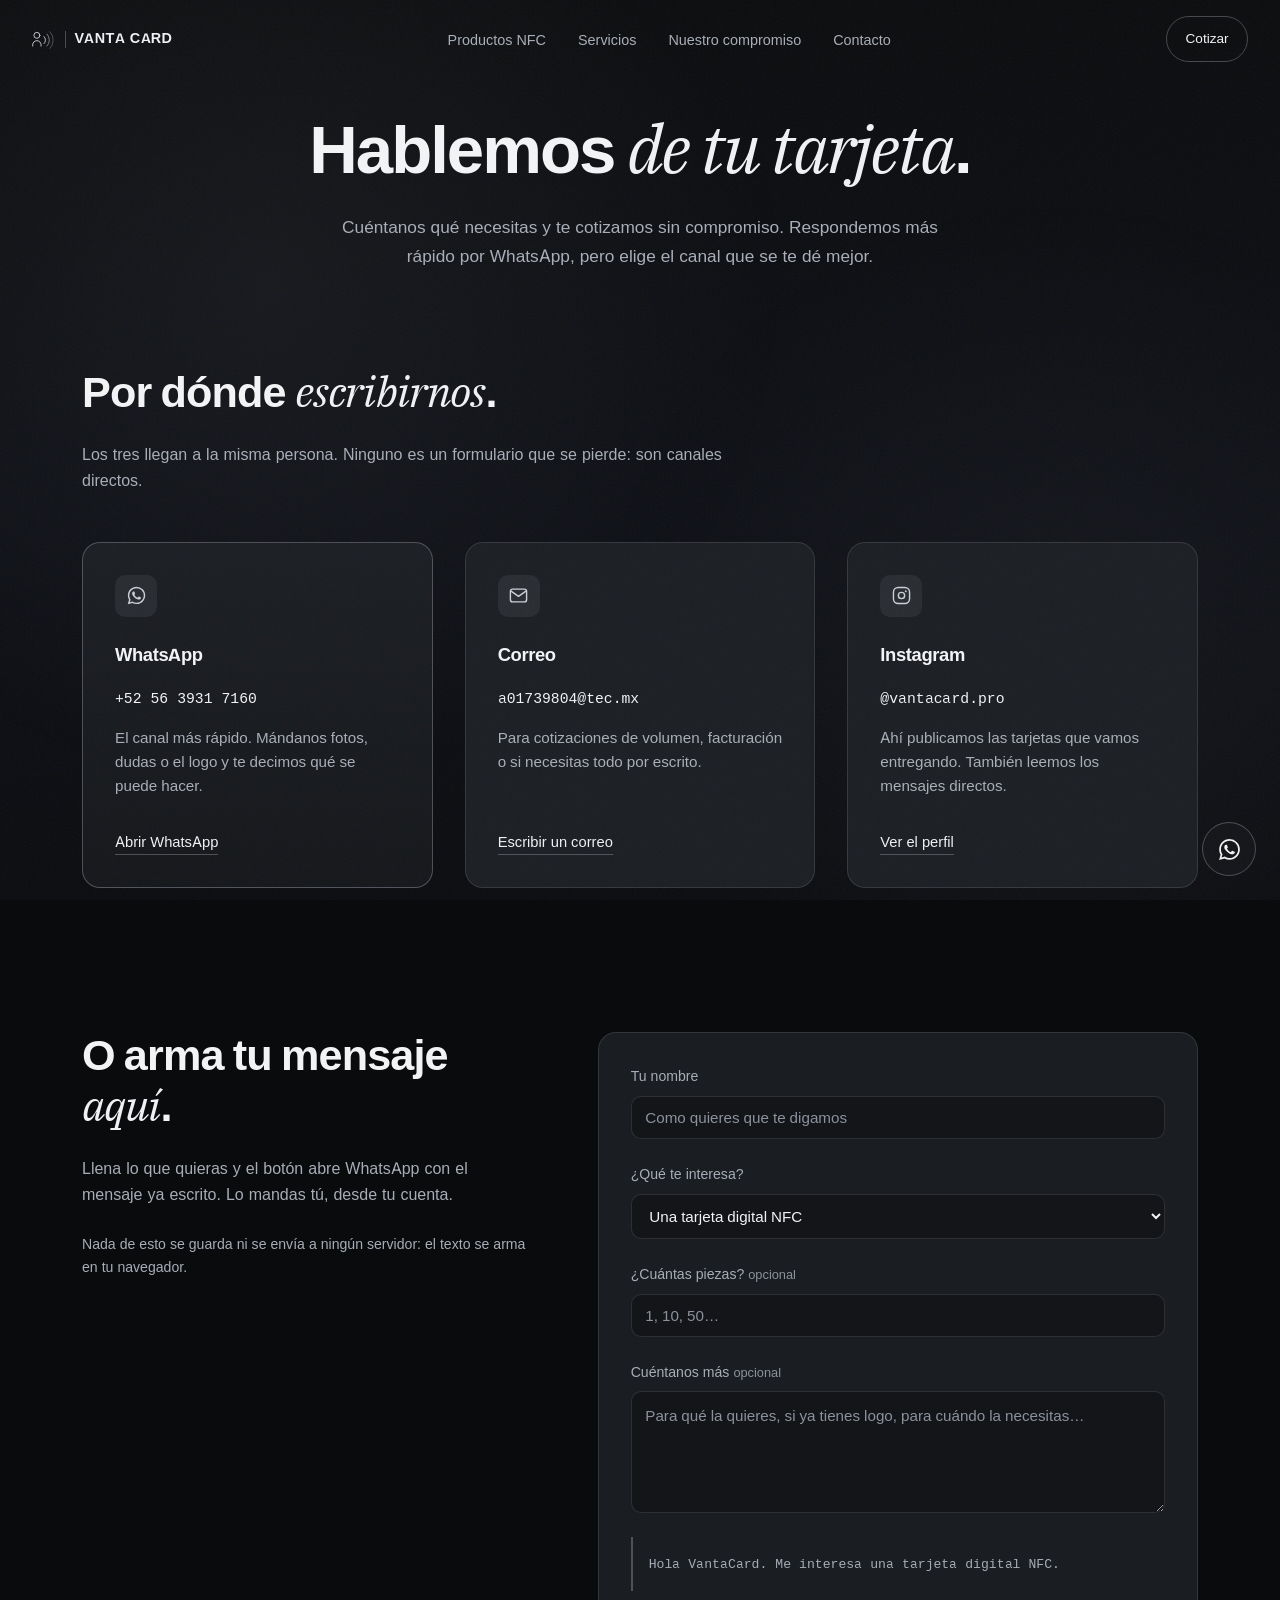
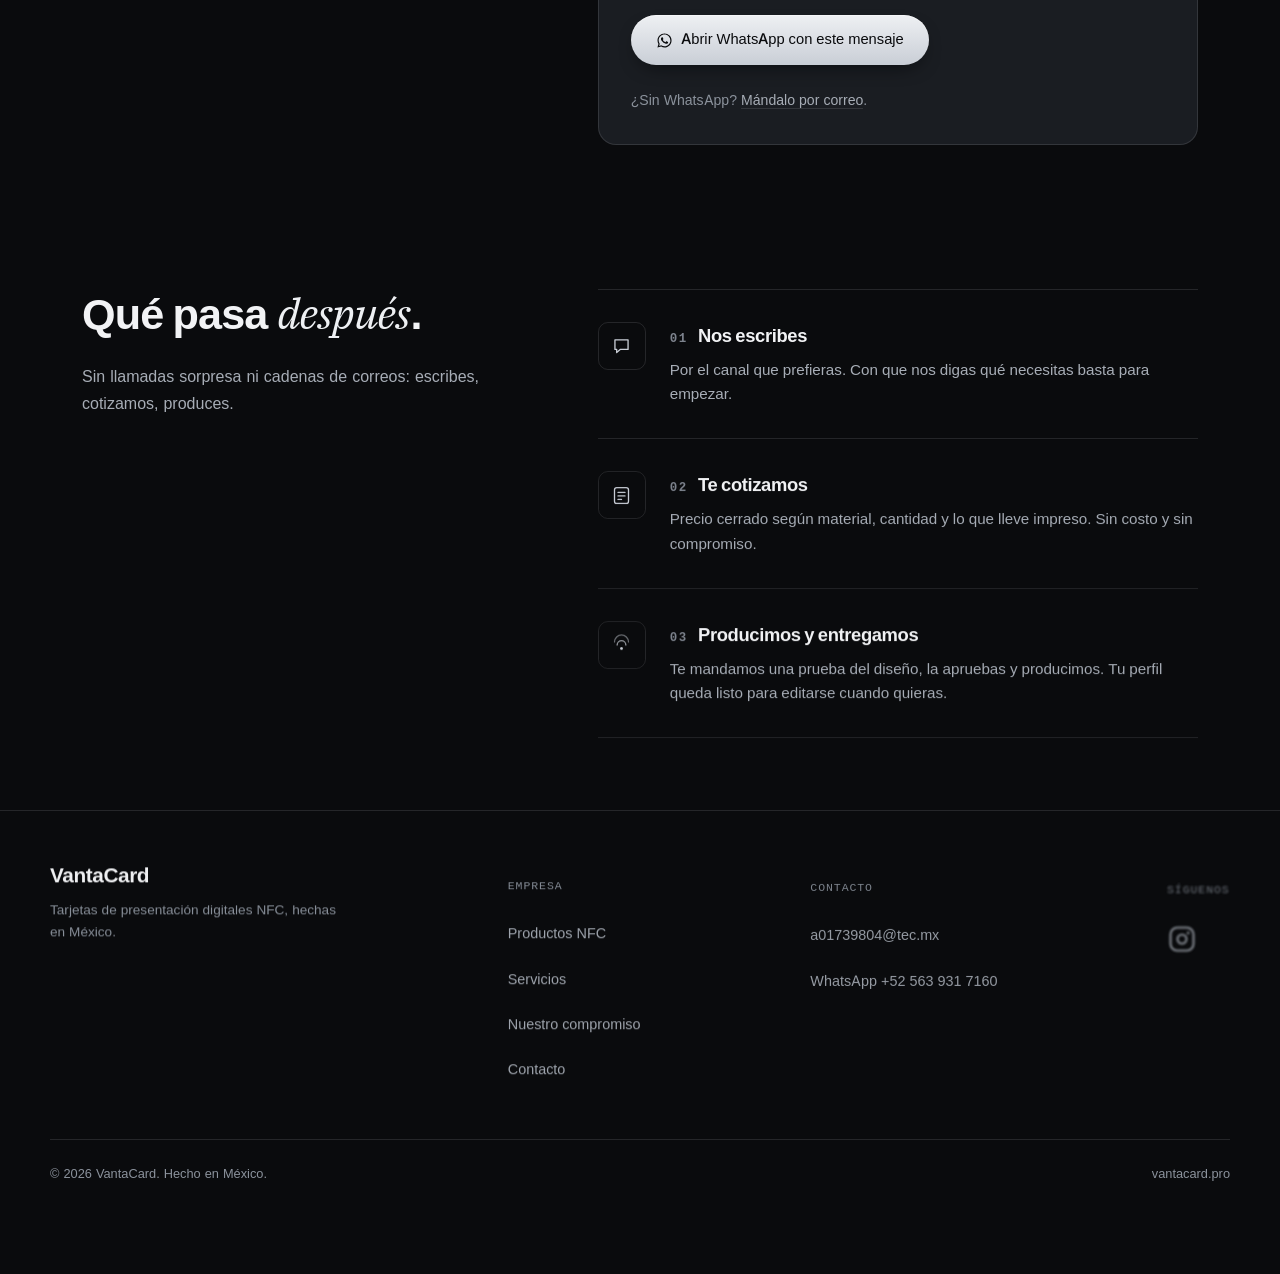
<file: vantacard-web/contacto.html>
<!DOCTYPE html>
<html lang="es">
<head>
<meta charset="UTF-8" />
<meta name="viewport" content="width=device-width, initial-scale=1.0" />
<title>Contacto — VantaCard</title>
<meta name="description" content="Escríbenos por WhatsApp, correo o Instagram. Arma tu mensaje en un minuto y te cotizamos tu tarjeta o placa NFC." />
<meta name="theme-color" content="#0a0b0d" />

<meta property="og:type" content="website" />
<meta property="og:site_name" content="VantaCard" />
<meta property="og:title" content="Contacto — VantaCard" />
<meta property="og:description" content="WhatsApp, correo o Instagram. Cuéntanos qué necesitas y te cotizamos." />
<meta property="og:url" content="https://vantacard.pro/contacto.html" />
<meta property="og:image" content="https://vantacard.pro/assets/og-image.jpg" />
<meta property="og:image:width" content="1200" />
<meta property="og:image:height" content="630" />
<meta property="og:locale" content="es_MX" />

<meta name="twitter:card" content="summary_large_image" />
<meta name="twitter:title" content="Contacto — VantaCard" />
<meta name="twitter:description" content="WhatsApp, correo o Instagram. Cuéntanos qué necesitas y te cotizamos." />
<meta name="twitter:image" content="https://vantacard.pro/assets/og-image.jpg" />

<link rel="canonical" href="https://vantacard.pro/contacto.html" />
<link rel="icon" href="assets/favicon.svg" type="image/svg+xml" />
<link rel="icon" href="assets/favicon-32x32.png" sizes="32x32" type="image/png" />
<link rel="icon" href="assets/favicon-16x16.png" sizes="16x16" type="image/png" />
<link rel="apple-touch-icon" href="assets/apple-touch-icon.png" />
<link rel="manifest" href="manifest.json" />

<link rel="stylesheet" href="css/fonts.css" />
<link rel="stylesheet" href="css/styles.css" />
<link rel="stylesheet" href="css/contacto.css" />
</head>
<body>

<a href="#top" class="skip-link">Saltar al contenido</a>

<div class="tone" aria-hidden="true">
  <div class="tone__wash" id="toneWash"></div>
  <div class="tone__glow tone__glow--a" id="toneGlowA"></div>
  <div class="tone__glow tone__glow--b" id="toneGlowB"></div>
</div>

<nav class="nav" id="nav">
  <a href="index.html" class="nav__logo">
    <span class="brand-mark brand-mark--compact">
      <svg class="brand-mark__icon" viewBox="0 0 40 32" fill="none" stroke="currentColor" stroke-width="1.6" stroke-linecap="round">
        <circle cx="8" cy="9" r="5"/>
        <path d="M1 27v-2a7 7 0 0 1 7-7 7 7 0 0 1 7 7v2" stroke-linejoin="round"/>
        <path d="M20 11a8 8 0 0 1 0 12" opacity="0.9"/>
        <path d="M25 7a14 14 0 0 1 0 20" opacity="0.6"/>
        <path d="M30 3a20 20 0 0 1 0 28" opacity="0.35"/>
      </svg>
      <span class="brand-mark__divider" aria-hidden="true"></span>
      <span class="brand-mark__wordmark"><span>Vanta</span><span>Card</span></span>
    </span>
  </a>
  <div class="nav__links">
    <a href="catalogo.html">Productos NFC</a>
    <a href="index.html#servicios">Servicios</a>
    <a href="compromiso.html">Nuestro compromiso</a>
    <a href="contacto.html" aria-current="page">Contacto</a>
  </div>
  <a class="nav__cta" href="https://wa.me/525639317160?text=Hola%20VantaCard%2C%20me%20interesa%20una%20tarjeta%20digital%20NFC.%20%C2%BFMe%20pueden%20dar%20m%C3%A1s%20informaci%C3%B3n%3F" target="_blank" rel="noopener">Cotizar</a>
  <button class="nav__menu" id="navMenu" type="button" aria-expanded="false" aria-controls="navSheet" aria-label="Abrir menú">
    <span class="nav__menu-bars" aria-hidden="true"></span>
  </button>
</nav>

<div class="nav-sheet" id="navSheet" aria-hidden="true" inert>
  <nav class="nav-sheet__links" aria-label="Menú">
    <a href="catalogo.html">Productos NFC</a>
    <a href="index.html#servicios">Servicios</a>
    <a href="index.html#planes">Planes</a>
    <a href="compromiso.html">Nuestro compromiso</a>
    <a href="index.html#faq">Preguntas frecuentes</a>
    <a href="contacto.html">Contacto</a>
  </nav>
  <a class="btn btn--primary nav-sheet__cta" href="https://wa.me/525639317160?text=Hola%20VantaCard%2C%20me%20interesa%20una%20tarjeta%20digital%20NFC.%20%C2%BFMe%20pueden%20dar%20m%C3%A1s%20informaci%C3%B3n%3F" target="_blank" rel="noopener"><svg class="btn__icon" viewBox="0 0 24 24" fill="currentColor" aria-hidden="true"><path d="M12.04 2C6.58 2 2.13 6.45 2.13 11.91c0 1.75.46 3.45 1.32 4.95L2 22l5.25-1.38a9.9 9.9 0 0 0 4.79 1.22h.01c5.46 0 9.91-4.45 9.91-9.91 0-2.65-1.03-5.14-2.9-7.01A9.82 9.82 0 0 0 12.04 2Zm0 18.15h-.01a8.2 8.2 0 0 1-4.19-1.15l-.3-.18-3.12.82.83-3.04-.2-.31a8.22 8.22 0 0 1-1.26-4.38c0-4.54 3.7-8.23 8.25-8.23 2.2 0 4.27.86 5.83 2.42a8.2 8.2 0 0 1 2.41 5.83c0 4.54-3.69 8.22-8.24 8.22Zm4.52-6.16c-.25-.12-1.47-.72-1.69-.81-.23-.08-.39-.12-.56.13-.16.24-.64.8-.78.97-.14.16-.29.18-.54.06-.25-.13-1.05-.39-1.99-1.23-.74-.66-1.23-1.47-1.38-1.72-.14-.25-.01-.38.11-.5.11-.11.25-.29.37-.43.13-.15.17-.25.25-.41.09-.17.04-.31-.02-.43-.06-.13-.56-1.34-.76-1.84-.2-.48-.41-.42-.56-.43h-.48c-.17 0-.43.06-.66.31-.22.25-.87.85-.87 2.07s.9 2.4 1.02 2.56c.12.17 1.75 2.67 4.25 3.75.59.25 1.05.4 1.41.52.59.19 1.13.16 1.56.1.48-.07 1.47-.6 1.68-1.18.21-.58.21-1.08.14-1.18-.06-.11-.22-.17-.47-.29Z"/></svg>Cotizar por WhatsApp</a>
</div>

<main id="top">

  <header class="contact-hero">
    <h1 class="reveal-up">Hablemos <span class="accent-italic">de tu tarjeta</span>.</h1>
    <p class="contact-hero__lede reveal-up">Cuéntanos qué necesitas y te cotizamos sin compromiso. Respondemos más rápido por WhatsApp, pero elige el canal que se te dé mejor.</p>
  </header>

  <!-- ==========================================================
       CANALES

       Tres formas de escribirnos, en el orden en el que realmente
       contestamos. WhatsApp va primero y con el estilo de botón
       primario porque es el canal que ya usa el resto del sitio —
       cada "Cotizar" de la página lleva ahí.

       Los enlaces de WhatsApp llevan el ?text= ya escrito, igual que
       en el catálogo, para que el mensaje llegue diciendo de dónde
       viene.
       ========================================================== -->
  <section class="channels" aria-labelledby="canales-title">
    <div class="channels__head reveal-group">
      <h2 id="canales-title">Por dónde <span class="accent-italic">escribirnos</span>.</h2>
      <p>Los tres llegan a la misma persona. Ninguno es un formulario que se pierde: son canales directos.</p>
    </div>

    <div class="channels__grid">

      <article class="channel channel--primary reveal-up">
        <span class="channel__icon">
          <svg viewBox="0 0 24 24" fill="currentColor" aria-hidden="true"><path d="M12.04 2C6.58 2 2.13 6.45 2.13 11.91c0 1.75.46 3.45 1.32 4.95L2 22l5.25-1.38a9.9 9.9 0 0 0 4.79 1.22h.01c5.46 0 9.91-4.45 9.91-9.91 0-2.65-1.03-5.14-2.9-7.01A9.82 9.82 0 0 0 12.04 2Zm0 18.15h-.01a8.2 8.2 0 0 1-4.19-1.15l-.3-.18-3.12.82.83-3.04-.2-.31a8.22 8.22 0 0 1-1.26-4.38c0-4.54 3.7-8.23 8.25-8.23 2.2 0 4.27.86 5.83 2.42a8.2 8.2 0 0 1 2.41 5.83c0 4.54-3.69 8.22-8.24 8.22Zm4.52-6.16c-.25-.12-1.47-.72-1.69-.81-.23-.08-.39-.12-.56.13-.16.24-.64.8-.78.97-.14.16-.29.18-.54.06-.25-.13-1.05-.39-1.99-1.23-.74-.66-1.23-1.47-1.38-1.72-.14-.25-.01-.38.11-.5.11-.11.25-.29.37-.43.13-.15.17-.25.25-.41.09-.17.04-.31-.02-.43-.06-.13-.56-1.34-.76-1.84-.2-.48-.41-.42-.56-.43h-.48c-.17 0-.43.06-.66.31-.22.25-.87.85-.87 2.07s.9 2.4 1.02 2.56c.12.17 1.75 2.67 4.25 3.75.59.25 1.05.4 1.41.52.59.19 1.13.16 1.56.1.48-.07 1.47-.6 1.68-1.18.21-.58.21-1.08.14-1.18-.06-.11-.22-.17-.47-.29Z"/></svg>
        </span>
        <h3 class="channel__name">WhatsApp</h3>
        <p class="channel__value">+52 56 3931 7160</p>
        <p class="channel__desc">El canal más rápido. Mándanos fotos, dudas o el logo y te decimos qué se puede hacer.</p>
        <a class="channel__cta" href="https://wa.me/525639317160?text=Hola%20VantaCard%2C%20me%20interesa%20una%20tarjeta%20digital%20NFC.%20%C2%BFMe%20pueden%20dar%20m%C3%A1s%20informaci%C3%B3n%3F" target="_blank" rel="noopener">Abrir WhatsApp</a>
      </article>

      <article class="channel reveal-up">
        <span class="channel__icon">
          <svg viewBox="0 0 24 24" fill="none" stroke="currentColor" stroke-width="1.6" stroke-linecap="round" stroke-linejoin="round" aria-hidden="true">
            <rect x="2.75" y="4.75" width="18.5" height="14.5" rx="2.5"/>
            <path d="m3.5 7 8.5 6 8.5-6"/>
          </svg>
        </span>
        <h3 class="channel__name">Correo</h3>
        <p class="channel__value">a01739804@tec.mx</p>
        <p class="channel__desc">Para cotizaciones de volumen, facturación o si necesitas todo por escrito.</p>
        <a class="channel__cta" href="mailto:a01739804@tec.mx?subject=Cotizaci%C3%B3n%20VantaCard">Escribir un correo</a>
      </article>

      <article class="channel reveal-up">
        <span class="channel__icon">
          <svg viewBox="0 0 24 24" fill="none" stroke="currentColor" stroke-width="1.6" stroke-linecap="round" stroke-linejoin="round" aria-hidden="true">
            <rect x="2.8" y="2.8" width="18.4" height="18.4" rx="5.4"/>
            <circle cx="12" cy="12" r="3.6"/>
            <circle cx="16.9" cy="7.1" r="1.05" fill="currentColor" stroke="none"/>
          </svg>
        </span>
        <h3 class="channel__name">Instagram</h3>
        <p class="channel__value">@vantacard.pro</p>
        <p class="channel__desc">Ahí publicamos las tarjetas que vamos entregando. También leemos los mensajes directos.</p>
        <a class="channel__cta" href="https://www.instagram.com/vantacard.pro/" target="_blank" rel="noopener">Ver el perfil</a>
      </article>

    </div>
  </section>

  <!-- ==========================================================
       ARMA TU MENSAJE

       No es un formulario de contacto en el sentido normal: el sitio
       es estático y no hay servidor que reciba un POST, así que un
       formulario "de verdad" o se cae o necesita un servicio externo.

       En vez de eso, los campos se convierten en el texto de un
       mensaje de WhatsApp y el botón abre wa.me con todo ya escrito.
       El mensaje se manda desde la cuenta de la persona, lo cual es
       mejor para las dos partes: ella conserva la conversación y
       nosotros contestamos por donde ya contestamos todo.

       Si no hay WhatsApp a la mano, el mismo texto se puede mandar
       por correo con el enlace de abajo, que se arma igual.

       El <form> funciona sin JavaScript hasta cierto punto: sin JS el
       botón no puede componer el enlace, así que el bloque avisa y
       deja los canales de arriba como salida. Por eso los canales van
       primero y esto después.
       ========================================================== -->
  <section class="composer" aria-labelledby="mensaje-title">
    <div class="composer__aside reveal-group">
      <h2 id="mensaje-title">O arma tu mensaje <span class="accent-italic">aquí</span>.</h2>
      <p>Llena lo que quieras y el botón abre WhatsApp con el mensaje ya escrito. Lo mandas tú, desde tu cuenta.</p>
      <p class="composer__note">Nada de esto se guarda ni se envía a ningún servidor: el texto se arma en tu navegador.</p>
    </div>

    <form class="composer__form reveal-up" id="composerForm" novalidate>
      <div class="field">
        <label for="nombre">Tu nombre</label>
        <input type="text" id="nombre" name="nombre" autocomplete="name" placeholder="Como quieres que te digamos" />
      </div>

      <div class="field">
        <label for="interes">¿Qué te interesa?</label>
        <select id="interes" name="interes">
          <option value="una tarjeta digital NFC">Una tarjeta digital NFC</option>
          <option value="una Tarjeta de madera">Tarjeta de madera</option>
          <option value="una Tarjeta estilo fibra de carbono">Tarjeta estilo fibra de carbono</option>
          <option value="una Placa de Instagram">Placa de Instagram</option>
          <option value="una página web o perfil digital">Página web o perfil digital</option>
          <option value="un pedido para mi equipo o negocio">Un pedido para mi equipo o negocio</option>
          <option value="otra cosa">Otra cosa</option>
        </select>
      </div>

      <div class="field">
        <label for="cantidad">¿Cuántas piezas? <span class="field__opt">opcional</span></label>
        <input type="text" id="cantidad" name="cantidad" inputmode="numeric" placeholder="1, 10, 50…" />
      </div>

      <div class="field">
        <label for="mensaje">Cuéntanos más <span class="field__opt">opcional</span></label>
        <textarea id="mensaje" name="mensaje" rows="4" placeholder="Para qué la quieres, si ya tienes logo, para cuándo la necesitas…"></textarea>
      </div>

      <p class="composer__preview" id="composerPreview" aria-live="polite"></p>

      <button class="btn btn--primary composer__send" type="submit">
        <svg class="btn__icon" viewBox="0 0 24 24" fill="currentColor" aria-hidden="true"><path d="M12.04 2C6.58 2 2.13 6.45 2.13 11.91c0 1.75.46 3.45 1.32 4.95L2 22l5.25-1.38a9.9 9.9 0 0 0 4.79 1.22h.01c5.46 0 9.91-4.45 9.91-9.91 0-2.65-1.03-5.14-2.9-7.01A9.82 9.82 0 0 0 12.04 2Zm0 18.15h-.01a8.2 8.2 0 0 1-4.19-1.15l-.3-.18-3.12.82.83-3.04-.2-.31a8.22 8.22 0 0 1-1.26-4.38c0-4.54 3.7-8.23 8.25-8.23 2.2 0 4.27.86 5.83 2.42a8.2 8.2 0 0 1 2.41 5.83c0 4.54-3.69 8.22-8.24 8.22Zm4.52-6.16c-.25-.12-1.47-.72-1.69-.81-.23-.08-.39-.12-.56.13-.16.24-.64.8-.78.97-.14.16-.29.18-.54.06-.25-.13-1.05-.39-1.99-1.23-.74-.66-1.23-1.47-1.38-1.72-.14-.25-.01-.38.11-.5.11-.11.25-.29.37-.43.13-.15.17-.25.25-.41.09-.17.04-.31-.02-.43-.06-.13-.56-1.34-.76-1.84-.2-.48-.41-.42-.56-.43h-.48c-.17 0-.43.06-.66.31-.22.25-.87.85-.87 2.07s.9 2.4 1.02 2.56c.12.17 1.75 2.67 4.25 3.75.59.25 1.05.4 1.41.52.59.19 1.13.16 1.56.1.48-.07 1.47-.6 1.68-1.18.21-.58.21-1.08.14-1.18-.06-.11-.22-.17-.47-.29Z"/></svg>
        Abrir WhatsApp con este mensaje
      </button>

      <p class="composer__alt">
        ¿Sin WhatsApp? <a href="mailto:a01739804@tec.mx?subject=Cotizaci%C3%B3n%20VantaCard" id="composerMail">Mándalo por correo</a>.
      </p>
    </form>
  </section>

  <!-- ==========================================================
       QUÉ SIGUE

       Tres pasos, para que quien escribe sepa qué esperar. Usa el
       componente .step compartido, el mismo de compromiso.html: es
       exactamente la misma figura (numerito, título, una línea) y
       duplicarlo con otro nombre habría sido la misma cosa dos veces.
       ========================================================== -->
  <section class="chapter" id="proceso">
    <div class="chapter__aside reveal-group">
      <h2>Qué pasa <span class="accent-italic">después</span>.</h2>
      <p>Sin llamadas sorpresa ni cadenas de correos: escribes, cotizamos, produces.</p>
    </div>
    <div class="chapter__body steps">

      <article class="step reveal-up">
        <span class="step__icon">
          <svg viewBox="0 0 24 24" fill="none" stroke="currentColor" stroke-width="1.5" stroke-linecap="round" stroke-linejoin="round">
            <path d="M4.5 5.5h15v11h-9l-4 3.5v-3.5h-2z"/>
          </svg>
        </span>
        <div>
          <h3 class="step__title"><span class="step__index">01</span>Nos escribes</h3>
          <p>Por el canal que prefieras. Con que nos digas qué necesitas basta para empezar.</p>
        </div>
      </article>

      <article class="step reveal-up">
        <span class="step__icon">
          <svg viewBox="0 0 24 24" fill="none" stroke="currentColor" stroke-width="1.5" stroke-linecap="round" stroke-linejoin="round">
            <rect x="4" y="3" width="16" height="18" rx="2.5"/>
            <path d="M8 8.5h8M8 12.5h8M8 16.5h4"/>
          </svg>
        </span>
        <div>
          <h3 class="step__title"><span class="step__index">02</span>Te cotizamos</h3>
          <p>Precio cerrado según material, cantidad y lo que lleve impreso. Sin costo y sin compromiso.</p>
        </div>
      </article>

      <article class="step reveal-up">
        <span class="step__icon">
          <svg viewBox="0 0 24 24" fill="none" stroke="currentColor" stroke-width="1.5" stroke-linecap="round" stroke-linejoin="round">
            <path d="M4 9a8 8 0 0 1 16 0" opacity="0.5"/>
            <path d="M7 12.5a5 5 0 0 1 10 0" opacity="0.75"/>
            <circle cx="12" cy="16.5" r="1.6" fill="currentColor" stroke="none"/>
          </svg>
        </span>
        <div>
          <h3 class="step__title"><span class="step__index">03</span>Producimos y entregamos</h3>
          <p>Te mandamos una prueba del diseño, la apruebas y producimos. Tu perfil queda listo para editarse cuando quieras.</p>
        </div>
      </article>

    </div>
  </section>

  <footer class="footer" id="contacto">
    <div class="footer__inner">
      <div class="footer__brand reveal-up">
        <h3>VantaCard</h3>
        <p>Tarjetas de presentación digitales NFC, hechas en México.</p>
      </div>
      <div class="footer__col reveal-up">
        <h4>Empresa</h4>
        <ul>
          <li><a href="catalogo.html">Productos NFC</a></li>
          <li><a href="index.html#servicios">Servicios</a></li>
          <li><a href="compromiso.html">Nuestro compromiso</a></li>
          <li><a href="contacto.html">Contacto</a></li>
        </ul>
      </div>
      <div class="footer__col reveal-up">
        <h4>Contacto</h4>
        <ul>
          <li><a href="mailto:a01739804@tec.mx">a01739804@tec.mx</a></li>
          <li><a href="https://wa.me/525639317160?text=Hola%20VantaCard%2C%20me%20interesa%20una%20tarjeta%20digital%20NFC.%20%C2%BFMe%20pueden%20dar%20m%C3%A1s%20informaci%C3%B3n%3F" target="_blank" rel="noopener">WhatsApp +52 563 931 7160</a></li>
        </ul>
      </div>
      <div class="footer__col reveal-up">
        <h4>Síguenos</h4>
        <a class="social-link" id="instagramLink" href="https://www.instagram.com/vantacard.pro/" target="_blank" rel="noopener" aria-label="VantaCard en Instagram">
          <svg viewBox="0 0 24 24" fill="none" stroke="currentColor" stroke-width="1.7" stroke-linecap="round" stroke-linejoin="round" aria-hidden="true">
            <rect x="2.8" y="2.8" width="18.4" height="18.4" rx="5.4"/>
            <circle cx="12" cy="12" r="3.6"/>
            <circle cx="16.9" cy="7.1" r="1.05" fill="currentColor" stroke="none"/>
          </svg>
        </a>
      </div>
    </div>
    <div class="footer__bottom">
      <span>© 2026 VantaCard. Hecho en México.</span>
      <span>vantacard.pro</span>
    </div>
  </footer>

</main>

<a class="wa-fab" href="https://wa.me/525639317160?text=Hola%20VantaCard%2C%20me%20interesa%20una%20tarjeta%20digital%20NFC.%20%C2%BFMe%20pueden%20dar%20m%C3%A1s%20informaci%C3%B3n%3F" target="_blank" rel="noopener" aria-label="Escríbenos por WhatsApp">
  <svg viewBox="0 0 24 24" fill="currentColor" aria-hidden="true"><path d="M12.04 2C6.58 2 2.13 6.45 2.13 11.91c0 1.75.46 3.45 1.32 4.95L2 22l5.25-1.38a9.9 9.9 0 0 0 4.79 1.22h.01c5.46 0 9.91-4.45 9.91-9.91 0-2.65-1.03-5.14-2.9-7.01A9.82 9.82 0 0 0 12.04 2Zm0 18.15h-.01a8.2 8.2 0 0 1-4.19-1.15l-.3-.18-3.12.82.83-3.04-.2-.31a8.22 8.22 0 0 1-1.26-4.38c0-4.54 3.7-8.23 8.25-8.23 2.2 0 4.27.86 5.83 2.42a8.2 8.2 0 0 1 2.41 5.83c0 4.54-3.69 8.22-8.24 8.22Zm4.52-6.16c-.25-.12-1.47-.72-1.69-.81-.23-.08-.39-.12-.56.13-.16.24-.64.8-.78.97-.14.16-.29.18-.54.06-.25-.13-1.05-.39-1.99-1.23-.74-.66-1.23-1.47-1.38-1.72-.14-.25-.01-.38.11-.5.11-.11.25-.29.37-.43.13-.15.17-.25.25-.41.09-.17.04-.31-.02-.43-.06-.13-.56-1.34-.76-1.84-.2-.48-.41-.42-.56-.43h-.48c-.17 0-.43.06-.66.31-.22.25-.87.85-.87 2.07s.9 2.4 1.02 2.56c.12.17 1.75 2.67 4.25 3.75.59.25 1.05.4 1.41.52.59.19 1.13.16 1.56.1.48-.07 1.47-.6 1.68-1.18.21-.58.21-1.08.14-1.18-.06-.11-.22-.17-.47-.29Z"/></svg>
</a>

<script src="js/vendor/gsap.min.js"></script>
<script src="js/vendor/ScrollTrigger.min.js"></script>
<script src="js/nav.js"></script>
<script src="js/tone.js"></script>
<script src="js/contacto.js"></script>
</body>
</html>
</file>
<file: vantacard-web/css/fonts.css>
/* Self-hosted fonts. Vendored the same way GSAP is (see js/vendor/):
   this sandbox's network policy blocks fonts.googleapis.com
   intermittently, and self-hosting is also just faster/more
   reliable in production (no third-party render-blocking request). */

@font-face {
  font-family: "Bricolage Grotesque";
  font-style: normal;
  font-weight: 400;
  font-display: swap;
  src: url("../assets/fonts/bricolage-grotesque-400.woff2") format("woff2");
}
@font-face {
  font-family: "Bricolage Grotesque";
  font-style: normal;
  font-weight: 500;
  font-display: swap;
  src: url("../assets/fonts/bricolage-grotesque-500.woff2") format("woff2");
}
@font-face {
  font-family: "Bricolage Grotesque";
  font-style: normal;
  font-weight: 600;
  font-display: swap;
  src: url("../assets/fonts/bricolage-grotesque-600.woff2") format("woff2");
}
@font-face {
  font-family: "Bricolage Grotesque";
  font-style: normal;
  font-weight: 700;
  font-display: swap;
  src: url("../assets/fonts/bricolage-grotesque-700.woff2") format("woff2");
}
@font-face {
  font-family: "Bricolage Grotesque";
  font-style: normal;
  font-weight: 800;
  font-display: swap;
  src: url("../assets/fonts/bricolage-grotesque-800.woff2") format("woff2");
}

@font-face {
  font-family: "Inter";
  font-style: normal;
  font-weight: 400;
  font-display: swap;
  src: url("../assets/fonts/inter-400.woff2") format("woff2");
}
@font-face {
  font-family: "Inter";
  font-style: normal;
  font-weight: 500;
  font-display: swap;
  src: url("../assets/fonts/inter-500.woff2") format("woff2");
}
@font-face {
  font-family: "Inter";
  font-style: normal;
  font-weight: 600;
  font-display: swap;
  src: url("../assets/fonts/inter-600.woff2") format("woff2");
}
@font-face {
  font-family: "Inter";
  font-style: normal;
  font-weight: 700;
  font-display: swap;
  src: url("../assets/fonts/inter-700.woff2") format("woff2");
}

@font-face {
  font-family: "IBM Plex Serif";
  font-style: normal;
  font-weight: 400;
  font-display: swap;
  src: url("../assets/fonts/ibm-plex-serif-400.woff2") format("woff2");
}
@font-face {
  font-family: "IBM Plex Serif";
  font-style: italic;
  font-weight: 400;
  font-display: swap;
  src: url("../assets/fonts/ibm-plex-serif-400-italic.woff2") format("woff2");
}

@font-face {
  font-family: "IBM Plex Mono";
  font-style: normal;
  font-weight: 400;
  font-display: swap;
  src: url("../assets/fonts/ibm-plex-mono-400.woff2") format("woff2");
}
@font-face {
  font-family: "IBM Plex Mono";
  font-style: normal;
  font-weight: 500;
  font-display: swap;
  src: url("../assets/fonts/ibm-plex-mono-500.woff2") format("woff2");
}
</file>
<file: vantacard-web/css/styles.css>
/* ============================================================
   VantaCard — Design System
   Un solo mundo visual oscuro. Silver/chrome sobre casi-negro frío.
   ============================================================ */

:root {
  /* Color */
  --bg: #0a0b0d;
  --bg-raised: #131519;
  --bg-card: #1a1d22;
  --accent: #c9ced6;
  --accent-rgb: 201, 206, 214;
  --accent-strong: #eef0f3;
  --accent-dim: #7d838d;
  --text-primary: #f2f3f5;
  --text-secondary: #a7adb6;
  --text-tertiary: #8b929c;
  --border: rgba(201, 206, 214, 0.14);
  --border-strong: rgba(201, 206, 214, 0.3);
  --shadow-color: 4, 5, 7;

  /* Type */
  --font-display: "Bricolage Grotesque", -apple-system, BlinkMacSystemFont, "Segoe UI", sans-serif;
  --font-body: "Inter", -apple-system, BlinkMacSystemFont, "Segoe UI", sans-serif;
  --font-mono: "IBM Plex Mono", "SFMono-Regular", Consolas, monospace;
  /* Third voice, used sparingly: one italic word inside a headline,
     never a whole paragraph — the contrast is the point. IBM Plex
     Serif so the accent shares a family with the mono labels
     already on the page, instead of being an unrelated import. */
  --font-accent: "IBM Plex Serif", Georgia, "Times New Roman", serif;

  /* Scale */
  --space-1: 0.5rem;
  --space-2: 1rem;
  --space-3: 1.5rem;
  --space-4: 2rem;
  --space-5: 3rem;
  --space-6: 4.5rem;
  --space-7: 7rem;

  --radius-sm: 10px;
  --radius-md: 18px;
  --radius-lg: 28px;

  --max-width: 1180px;

  --ease-premium: cubic-bezier(0.16, 1, 0.3, 1);
}

/* ---------- Reset ---------- */
*,
*::before,
*::after {
  box-sizing: border-box;
}

html {
  scroll-behavior: auto;
}

body {
  margin: 0;
  background: var(--bg);
  color: var(--text-primary);
  font-family: var(--font-body);
  font-size: 16px;
  line-height: 1.6;
  -webkit-font-smoothing: antialiased;
  overflow-x: hidden;
  position: relative;
}

/* Faint brushed-metal grain over the whole page. Cheap, tasteful
   substitute for photography: it's what keeps a flat silver/black
   palette from reading as an empty gradient. */
body::after {
  content: "";
  position: fixed;
  inset: 0;
  z-index: 999;
  pointer-events: none;
  opacity: 0.05;
  /* overlay barely touches near-black pixels; screen (additive)
     actually shows up against a dark background. */
  mix-blend-mode: screen;
  background-image: url("data:image/svg+xml,%3Csvg xmlns='http://www.w3.org/2000/svg' width='180' height='180'%3E%3Cfilter id='n'%3E%3CfeTurbulence type='fractalNoise' baseFrequency='0.9' numOctaves='2' stitchTiles='stitch'/%3E%3C/filter%3E%3Crect width='100%25' height='100%25' filter='url(%23n)'/%3E%3C/svg%3E");
}

img,
svg {
  display: block;
  max-width: 100%;
}

a {
  color: inherit;
  text-decoration: none;
}

ul {
  margin: 0;
  padding: 0;
  list-style: none;
}

h1,
h2,
h3,
p {
  margin: 0;
}

button {
  font: inherit;
  color: inherit;
  background: none;
  border: none;
  cursor: pointer;
}

::selection {
  background: var(--accent);
  color: var(--bg);
}

:focus-visible {
  outline: 2px solid var(--accent);
  outline-offset: 3px;
}

/* Visually hidden until focused — lets a keyboard user jump straight
   past the nav (and, on index.html, the scroll-jacked hero scene)
   to the actual content instead of tabbing through every link twice. */
.skip-link {
  position: fixed;
  top: -100px;
  left: var(--space-4);
  z-index: 200;
  padding: 0.75rem 1.25rem;
  background: var(--bg-card);
  color: var(--text-primary);
  border: 1px solid var(--border-strong);
  border-radius: var(--radius-sm);
  font-size: 0.9rem;
  transition: top 0.2s ease;
}

.skip-link:focus {
  top: var(--space-2);
}

/* ---------- Typography ---------- */
/* Third typographic voice: a single italic serif word dropped into
   an otherwise grotesque-sans headline. Used at most once or twice
   a page — it's a accent, not a second body font. */
.accent-italic {
  font-family: var(--font-accent);
  font-style: italic;
  font-weight: 400;
  color: var(--accent-strong);
}

/* ---------- Page-wide light field ----------
   One light for the whole document instead of one per section.

   Every section used to carry its own glow, which is exactly what made
   the page read as a stack of slides: the light started and stopped at
   each boundary, so every section announced itself as a separate card.
   This is a single fixed layer behind everything — a tall vertical wash
   of tone plus two soft lights — that the scroll moves. Nothing about
   it is tied to a section, so the colour under the content never steps;
   it drifts, continuously, from the top of the page to the bottom.

   Everything in here moves by transform only, on a fixed layer, so the
   whole effect is compositor work: no repaint of the page behind it. */
.tone {
  position: fixed;
  inset: 0;
  /* Behind in-flow content but above the canvas, which is painted from
     body's own background-color. */
  z-index: -1;
  overflow: hidden;
  pointer-events: none;
}

/* Taller than the viewport on purpose: the scroll slides it past, and
   what you see through the window is a slow, continuous change of tone
   rather than a cut between one section's colour and the next. The
   stops stay within a few levels of --bg — this should read as the room
   being lit differently, never as coloured bands. */
.tone__wash {
  position: absolute;
  left: 0;
  right: 0;
  top: 0;
  height: 320vh;
  will-change: transform;
  background: linear-gradient(
    180deg,
    #0a0b0d 0%,
    #0c0e14 18%,
    #090a0d 34%,
    #0d0f16 52%,
    #0a0b10 70%,
    #0c0e13 86%,
    #0a0b0d 100%
  );
}

.tone__glow {
  position: absolute;
  border-radius: 50%;
  aspect-ratio: 1;
  will-change: transform;
  background: radial-gradient(circle, rgba(var(--accent-rgb), 0.055), transparent 68%);
}

.tone__glow--a {
  width: min(105vw, 1100px);
  left: -22%;
  top: -30%;
}

.tone__glow--b {
  width: min(95vw, 960px);
  right: -20%;
  top: 20%;
  background: radial-gradient(circle, rgba(var(--accent-rgb), 0.042), transparent 70%);
}

/* Scroll-reveal targets. Starting state only; main.js animates each
   one to opacity:1/y:0 with ScrollTrigger.batch as it enters view. */
.reveal-up {
  opacity: 0;
  transform: translateY(28px);
}

/* The blur is the difference between content appearing and content
   coming into focus. Only under no-preference: a filter transition is
   motion, and it is also the one part of the reveal that costs real
   GPU work, so a reduced-motion visitor gets the plain fade. */
@media (prefers-reduced-motion: no-preference) {
  .reveal-up,
  .reveal-group > * {
    filter: blur(5px);
  }
}

/* Same idea, one level down: the container stays put and its children
   arrive in sequence, so a heading block reads headline → lede instead
   of landing as a single slab. */
.reveal-group > * {
  opacity: 0;
  transform: translateY(22px);
}

h1,
h2,
h3 {
  font-family: var(--font-display);
  font-weight: 700;
  letter-spacing: -0.02em;
  color: var(--text-primary);
}

/* Hero entrance. Deliberately CSS, not GSAP: this is the first thing a
   visitor sees, and if the animation never runs the element just shows
   its normal style — a scroll-triggered reveal can strand it at
   opacity 0 instead.
   `backwards`, not `both`: it has to cover the delay, but it must stop
   asserting values once it ends, because CSS animations outrank inline
   styles and these same elements get scroll-driven transforms in
   main.js. */
.hero-enter > * {
  animation: hero-in 0.6s var(--ease-premium) backwards;
}

.hero-enter > *:nth-child(1) { animation-delay: 0.04s; }
.hero-enter > *:nth-child(3) { animation-delay: 0.12s; }
.hero-enter > *:nth-child(4) { animation-delay: 0.20s; }
.hero-enter > *:nth-child(5) { animation-delay: 0.28s; }

/* The card is the one element GSAP drives through the whole scroll (it
   drifts down to meet the scene card), so CSS must not animate it too.
   main.js reads computed style when it builds those tweens, and while this
   entrance was mid-flight it read opacity:0 and baked that in as the card's
   resting state — the card stayed invisible for the entire page. One owner
   per element. It simply starts visible; the words arrive around it. */
.hero-enter > .identity__card {
  animation: none;
}

@keyframes hero-in {
  from {
    opacity: 0;
    transform: translateY(20px);
  }
}

/* ---------- Nav ---------- */
.nav {
  position: fixed;
  inset: 0 0 auto 0;
  z-index: 100;
  display: flex;
  align-items: center;
  justify-content: space-between;
  padding: var(--space-2) var(--space-4);
  background: transparent;
  transition: background-color 0.4s var(--ease-premium), border-color 0.4s var(--ease-premium);
  border-bottom: 1px solid transparent;
}

.nav--solid {
  background: rgba(10, 11, 13, 0.82);
  backdrop-filter: blur(14px);
  -webkit-backdrop-filter: blur(14px);
  border-bottom-color: var(--border);
}

.nav__logo {
  display: inline-flex;
  align-items: center;
  color: var(--text-primary);
  /* Padding + matching negative margin grows the tap target to 44px
     tall (mobile) without shifting the visible logo position. The
     brand-mark icon is only 19px tall, shorter than the plain text
     this used to wrap, hence the wider padding than elsewhere. */
  padding: 13px 0;
  margin: -13px 0;
}

.nav__links {
  display: flex;
  gap: var(--space-4);
}

.nav__links a {
  font-size: 0.9rem;
  color: var(--text-secondary);
  /* Nav hover is seen dozens of times a session — it should register
     as instant feedback, not as an animation you watch. */
  transition: color 0.15s ease;
}

.nav__links a:hover {
  color: var(--text-primary);
}

.nav__cta {
  font-size: 0.85rem;
  font-weight: 500;
  padding: 0.7rem 1.15rem;
  border-radius: 999px;
  border: 1px solid var(--border-strong);
  color: var(--text-primary);
  transition: border-color 0.25s ease, background-color 0.25s ease;
}

.nav__cta:hover {
  background: var(--accent);
  color: var(--bg);
  border-color: var(--accent);
}

@media (max-width: 720px) {
  .nav__links {
    display: none;
  }
}

/* ============================================================
   Hero scene — pinned 3D animation
   ============================================================ */

/* Tall enough to hold the full scroll-driven sequence: the card's
   parallax detour through three target profiles, then the original
   phone-approach phases. All one continuous scrub, so it has to be
   this long — see the "approach" label in js/main.js. */
.hero-scene {
  position: relative;
  height: 750vh;
}

.hero-scene__stage {
  position: relative;
  height: 100vh;
  width: 100%;
  overflow: hidden;
  background: radial-gradient(ellipse 70% 55% at 50% 28%, rgba(201, 206, 214, 0.08), transparent 60%);
}

/* The stage used to carry a vignette here — transparent in the middle,
   55% black at its edges. It framed the scene nicely on its own, but a
   vignette is a box: it drew a visible dark border around the stage's
   own rectangle, and a hard step wherever the stage met the section
   above or below it. That is precisely the per-section lighting the
   page-wide light field replaced, so it is gone. What lights the scene
   now is the key light above plus the field behind it. */

/* Opening statement over the 3D scene. Sits in the band between the
   nav and the top of the card; js/main.js pushes the scene down a
   little on narrow screens to make that band wide enough, then lifts it
   back as this fades out. */
.hero-intro {
  position: absolute;
  top: var(--space-6);
  left: 50%;
  transform: translateX(-50%);
  z-index: 3;
  width: min(640px, calc(100% - var(--space-4) * 2));
  text-align: center;
  pointer-events: none;
}

.hero-intro h1 {
  font-size: clamp(1.5rem, 4vw, 2.5rem);
  line-height: 1.1;
  letter-spacing: -0.03em;
  margin: var(--space-2) 0 0.65rem;
}

.hero-intro__sub {
  color: var(--text-secondary);
  font-size: clamp(0.85rem, 1.5vw, 1.02rem);
  line-height: 1.5;
  max-width: 46ch;
  margin: 0 auto;
}

/* Orb parallax layers */
.orbs {
  position: absolute;
  inset: 0;
  pointer-events: none;
  will-change: transform;
}

.orb {
  position: absolute;
  border-radius: 50%;
  filter: blur(50px);
  /* Slow idle drift, independent of the scroll-driven parallax on
     the .orbs layer itself (different element, so no transform
     conflict with the GSAP-driven translateY above it). Keeps the
     scene alive even while the user isn't scrolling. */
  animation: orb-breathe 14s ease-in-out infinite;
}

@keyframes orb-breathe {
  0%, 100% { transform: scale(1) translate(0, 0); opacity: 1; }
  50% { transform: scale(1.12) translate(2%, -3%); opacity: 0.75; }
}

.orbs--back .orb {
  background: radial-gradient(circle, rgba(201, 206, 214, 0.16), transparent 70%);
}
.orbs--back .orb:nth-child(1) { width: 420px; height: 420px; top: 6%; left: 8%; animation-delay: 0s; }
.orbs--back .orb:nth-child(2) { width: 340px; height: 340px; bottom: 4%; right: 10%; animation-delay: -7s; }

.orbs--mid .orb {
  background: radial-gradient(circle, rgba(201, 206, 214, 0.22), transparent 68%);
  filter: blur(36px);
}
.orbs--mid .orb:nth-child(1) { width: 260px; height: 260px; top: 18%; right: 16%; animation-duration: 11s; animation-delay: -3s; }
.orbs--mid .orb:nth-child(2) { width: 200px; height: 200px; bottom: 14%; left: 14%; animation-duration: 12.5s; animation-delay: -9s; }

.orbs--front .orb {
  background: radial-gradient(circle, rgba(238, 240, 243, 0.3), transparent 65%);
  filter: blur(22px);
}
.orbs--front .orb:nth-child(1) { width: 130px; height: 130px; top: 30%; left: 22%; animation-duration: 8s; animation-delay: -1s; }
.orbs--front .orb:nth-child(2) { width: 100px; height: 100px; bottom: 24%; right: 24%; animation-duration: 9.5s; animation-delay: -5s; }

/* 3D world */
.scene-3d {
  position: absolute;
  inset: 0;
  display: flex;
  align-items: center;
  justify-content: center;
  perspective: 1800px;
}

.scene-3d__world {
  position: relative;
  width: 100%;
  height: 100%;
  transform-style: preserve-3d;
  will-change: transform;
}

.contact-shadow {
  position: absolute;
  top: 50%;
  left: 50%;
  width: 180px;
  height: 34px;
  opacity: 0;
  filter: blur(4px);
  background: radial-gradient(ellipse, rgba(0, 0, 0, 0.65), transparent 72%);
}

/* .card-3d / .phone-3d live directly in the preserve-3d world and carry
   only position + the animated transform. Visual styling (box-shadow,
   border-radius, background) lives one level deeper on the __inner
   element. Putting both on the same node that also has a live 3D
   transform breaks Chromium's z-sort against 3D siblings — verified by
   isolated repro — regardless of Z sign or will-change. Splitting the
   node keeps the sorted element a plain box. */
.card-3d,
.phone-3d {
  position: absolute;
  top: 50%;
  left: 50%;
}

.card-3d {
  width: 300px;
  aspect-ratio: 1.586;
}

/* One card face, written once and worn by two elements: the static
   card in the hero and the card inside the 3D scene. They are meant to
   be the same physical object — the page scrolls one into the other and
   crossfades between them — so every face property has to match
   exactly. When they didn't, the swap showed: the hero card carried a
   centred brand mark and 28px corners, the scene card a top-left mark
   and 18px corners, and for the length of the crossfade you saw both
   marks at once inside one card. */
.card-3d__inner,
.identity__card,
.sustain-close__card {
  border-radius: var(--radius-md);
  padding: var(--space-3);
  background: linear-gradient(150deg, #1b1d22 0%, #23262d 45%, #101114 100%);
  border: 1px solid var(--border-strong);
  box-shadow:
    0 40px 70px -30px rgba(var(--shadow-color), 0.85),
    inset 0 1px 0 rgba(255, 255, 255, 0.05);
  display: flex;
  flex-direction: column;
  justify-content: space-between;
}

.card-3d__inner {
  width: 100%;
  height: 100%;
}

.card-face__top {
  display: flex;
  align-items: center;
}

/* Brand mark: icon + divider + "Vanta / Card" wordmark. Used at full
   (stacked, two-line) size on the card face; the nav uses the
   --compact modifier to keep it to one line at nav-bar height. */
.brand-mark {
  display: flex;
  align-items: center;
  gap: 0.7rem;
}

.brand-mark__icon {
  width: 30px;
  height: 24px;
  color: var(--accent);
  flex-shrink: 0;
}

.brand-mark__divider {
  width: 1px;
  height: 22px;
  background: var(--border-strong);
  flex-shrink: 0;
}

.brand-mark__wordmark {
  display: flex;
  flex-direction: column;
  line-height: 1.3;
  font-family: var(--font-display);
  font-weight: 600;
  font-size: 0.72rem;
  letter-spacing: 0.16em;
  text-transform: uppercase;
  color: var(--accent-strong);
}

.brand-mark--compact {
  gap: 0.55rem;
}

.brand-mark--compact .brand-mark__icon {
  width: 24px;
  height: 19px;
}

.brand-mark--compact .brand-mark__divider {
  height: 17px;
}

.brand-mark--compact .brand-mark__wordmark {
  flex-direction: row;
  gap: 0.35em;
  font-size: 0.9rem;
  letter-spacing: 0.02em;
}

.card-3d__name {
  font-size: 1rem;
  color: var(--text-primary);
  font-weight: 500;
}

.card-3d__role {
  font-family: var(--font-mono);
  font-size: 0.68rem;
  letter-spacing: 0.06em;
  color: var(--text-tertiary);
  text-transform: uppercase;
  margin-top: 0.2rem;
}

/* Mobile default: centered, below where the card+phone sit. On wide
   viewports (matched in JS too) js/main.js animates its `x` to
   whichever side is opposite the card at each step — so no static
   transform here; GSAP owns xPercent/yPercent/x/y entirely, the same
   anchoring pattern #card3d and #phone3d already use. */
.profile-panel {
  position: absolute;
  left: 50%;
  top: 87%;
  z-index: 4;
  display: flex;
  flex-direction: column;
  align-items: center;
  gap: 0.6rem;
  width: min(84vw, 320px);
  text-align: center;
  pointer-events: none;
  opacity: 0;
}

.profile-panel__label {
  font-family: var(--font-display);
  font-weight: 800;
  font-size: clamp(1.5rem, 5vw, 2rem);
  letter-spacing: -0.02em;
  color: var(--text-primary);
  text-transform: capitalize;
}

.profile-panel__icon {
  width: 76px;
  height: 76px;
}

.profile-panel__benefit {
  font-size: 0.92rem;
  line-height: 1.5;
  color: var(--text-secondary);
  /* Two even lines instead of one full-width line and a short tail.
     It reads better, and it keeps the text out of the bottom-right
     corner where the fixed WhatsApp button sits on a phone. Browsers
     without it just wrap normally, which is where this started. */
  text-wrap: balance;
}

.profile-panel__dots {
  display: flex;
  gap: 6px;
  margin-top: 0.1rem;
}

.profile-panel__dot {
  width: 5px;
  height: 5px;
  border-radius: 50%;
  background: var(--accent-dim);
  opacity: 0.4;
}

.profile-panel__dot--active {
  opacity: 1;
  background: var(--accent-strong);
}

@media (min-width: 700px) {
  .profile-panel {
    top: 46%;
    width: min(26vw, 320px);
  }

  .profile-panel__label {
    font-size: clamp(2rem, 3vw, 2.6rem);
  }

  .profile-panel__icon {
    width: 92px;
    height: 92px;
  }
}

.phone-3d {
  width: 220px;
  aspect-ratio: 9 / 19.3;
}

.phone-3d__inner {
  position: relative;
  width: 100%;
  height: 100%;
  border-radius: 42px;
  padding: 12px;
  background: linear-gradient(165deg, #1c1e24, #08090b 75%);
  border: 1px solid rgba(201, 206, 214, 0.16);
  box-shadow: 0 60px 110px -35px rgba(var(--shadow-color), 0.9);
}

.phone-3d__notch {
  position: absolute;
  top: 12px;
  left: 50%;
  transform: translateX(-50%);
  width: 64px;
  height: 18px;
  background: #08090b;
  border-radius: 999px;
  z-index: 2;
}

.phone-3d__screen {
  position: relative;
  width: 100%;
  height: 100%;
  border-radius: 32px;
  background: radial-gradient(ellipse 120% 90% at 50% 0%, #15171b, var(--bg) 70%);
  overflow: hidden;
  display: flex;
  align-items: center;
  justify-content: center;
}

.phone-3d__glyph {
  width: 46px;
  height: 46px;
  color: var(--accent);
  opacity: 0.55;
}

.nfc-ripple {
  position: absolute;
  top: 50%;
  left: 50%;
  width: 90px;
  height: 90px;
  border-radius: 50%;
  border: 1.5px solid var(--accent);
  opacity: 0;
  pointer-events: none;
}

.screen-glow {
  position: absolute;
  top: 50%;
  left: 50%;
  width: 90px;
  height: 90px;
  border-radius: 50%;
  background: radial-gradient(circle, rgba(238, 240, 243, 0.95), rgba(201, 206, 214, 0.4) 45%, transparent 72%);
  opacity: 0;
  pointer-events: none;
  z-index: 5;
}

/* ============================================================
   Revealed content
   ============================================================ */

.reveal-content {
  position: relative;
  z-index: 2;
}

@keyframes chrome-sweep {
  0%, 100% { background-position: 100% 0; }
  50% { background-position: 0 0; }
}

/* ---------- Hero payoff (in-pin echo of the identity headline) ---------- */
.hero-payoff {
  position: absolute;
  left: 50%;
  top: 50%;
  transform: translate(-50%, -50%);
  z-index: 10;
  margin: 0;
  width: min(22ch, 82vw);
  text-align: center;
  font-size: clamp(1.8rem, 4.6vw, 3.2rem);
  font-weight: 700;
  letter-spacing: -0.02em;
  line-height: 1.1;
  opacity: 0;
  pointer-events: none;
  background: linear-gradient(
    100deg,
    var(--text-primary) 30%,
    var(--accent-strong) 45%,
    var(--text-primary) 60%
  );
  background-size: 250% 100%;
  -webkit-background-clip: text;
  background-clip: text;
  color: transparent;
}

@media (forced-colors: active) {
  .hero-payoff {
    background: none;
    -webkit-background-clip: initial;
    background-clip: initial;
    color: CanvasText;
  }
}

.btn {
  display: inline-flex;
  align-items: center;
  gap: 0.5rem;
  padding: 0.85rem 1.6rem;
  border-radius: 999px;
  font-size: 0.92rem;
  font-weight: 500;
  transition: transform 0.25s var(--ease-premium), background-color 0.25s ease, border-color 0.25s ease;
}

/* Naming the destination is half the reassurance; showing it is the
   other half. Sized to the cap height of the label beside it. */
.btn__icon {
  width: 17px;
  height: 17px;
  flex-shrink: 0;
}

.btn--primary {
  position: relative;
  overflow: hidden;
  background: linear-gradient(180deg, var(--accent-strong) 0%, var(--accent) 100%);
  color: var(--bg);
  box-shadow: 0 1px 0 rgba(255, 255, 255, 0.4) inset, 0 8px 20px -10px rgba(var(--shadow-color), 0.9);
}

@media (hover: hover) and (pointer: fine) {
  .btn--primary:hover {
    transform: translateY(-2px);
    background: linear-gradient(180deg, #ffffff 0%, var(--accent-strong) 100%);
    box-shadow: 0 1px 0 rgba(255, 255, 255, 0.5) inset, 0 12px 28px -10px rgba(var(--shadow-color), 0.95);
  }
}

/* Chrome shimmer: a bright diagonal band sweeps across on hover,
   like light catching brushed metal. */
.btn--primary::after {
  content: "";
  position: absolute;
  inset: 0;
  background: linear-gradient(115deg, transparent 40%, rgba(255, 255, 255, 0.65) 50%, transparent 60%);
  transform: translateX(-120%);
}

.btn--primary:hover::after {
  transform: translateX(120%);
  transition: transform 0.7s ease;
}

.btn--ghost {
  border: 1px solid var(--border-strong);
  color: var(--text-primary);
}

.btn--ghost:hover {
  border-color: var(--accent);
  color: var(--accent);
}

/* ---------- Editorial chapter ----------
   One shape for every section on the site whose job is to explain
   something: the heading lives in its own narrow column and STAYS
   there while its content scrolls past in the wide column beside it.

   It replaces two separate pinned sticky-stacks (this page's "Cómo
   funciona" and compromiso's "Nuestra solución"). Those took the
   scroll away from the reader, and they pushed the section heading
   off the top of the screen long before the content ended — so most
   of the section was body text with nothing on screen saying what it
   belonged to. Sticky costs no JavaScript and never fights the
   reader's own scrolling. */
.chapter {
  max-width: var(--max-width);
  margin: 0 auto;
  padding: var(--space-6) var(--space-4);
  display: grid;
  grid-template-columns: minmax(0, 0.85fr) minmax(0, 1.15fr);
  gap: var(--space-6);
  align-items: start;
}

.chapter__aside {
  position: sticky;
  /* Nav is 72px tall; this clears it with room to breathe. */
  top: 104px;
  align-self: start;
}

.chapter__aside h2 {
  font-size: clamp(1.9rem, 3.4vw, 2.7rem);
  line-height: 1.12;
  letter-spacing: -0.02em;
}

.chapter__aside > p {
  margin-top: var(--space-3);
  color: var(--text-secondary);
  line-height: 1.65;
}

.chapter__body > p {
  color: var(--text-secondary);
  line-height: 1.75;
}

.chapter__body > p + p {
  margin-top: var(--space-3);
}

@media (max-width: 900px) {
  .chapter {
    grid-template-columns: 1fr;
    gap: var(--space-4);
    padding-block: var(--space-5);
  }
  .chapter__aside {
    position: static;
  }
}

/* ---------- Numbered step rows ----------
   Shared by index and compromiso. Both pages used to build this idea
   as their own full-height pinned stack, with the CSS and the
   ScrollTrigger logic duplicated; now it is one quiet list that reads
   at a glance instead of three screens of scrolling. */
.steps {
  display: flex;
  flex-direction: column;
}

.step {
  display: grid;
  grid-template-columns: 48px minmax(0, 1fr);
  gap: var(--space-3);
  align-items: start;
  padding: var(--space-4) 0;
  border-top: 1px solid var(--border);
  text-align: left;
}

.step:last-child {
  border-bottom: 1px solid var(--border);
}

.step__icon {
  display: flex;
  align-items: center;
  justify-content: center;
  width: 48px;
  height: 48px;
  border: 1px solid var(--border);
  border-radius: var(--radius-sm);
  color: var(--accent);
  transition: border-color 0.3s ease;
}

.step__icon svg {
  width: 21px;
  height: 21px;
}

/* Same 48px slot, filled with the index instead of an icon — used by
   lists that are numbered rather than illustrated. */
.step__icon--num {
  font-family: var(--font-mono);
  font-size: 0.85rem;
  letter-spacing: 0.08em;
  color: var(--accent-dim);
}

/* The index sits inside the heading rather than floating above the
   row as its own micro-label — one less loose scrap of text. */
.step__title {
  display: flex;
  align-items: baseline;
  gap: 0.65rem;
  font-size: 1.15rem;
}

.step__index {
  font-family: var(--font-mono);
  font-size: 0.78rem;
  letter-spacing: 0.12em;
  color: var(--accent-dim);
  transition: color 0.3s ease;
}

.step p {
  margin-top: 0.4rem;
  color: var(--text-secondary);
  font-size: 0.95rem;
  line-height: 1.6;
}

@media (hover: hover) and (pointer: fine) {
  .step:hover .step__icon {
    border-color: var(--border-strong);
  }
  .step:hover .step__index {
    color: var(--accent);
  }
}

@media (max-width: 480px) {
  .step {
    grid-template-columns: 40px minmax(0, 1fr);
    gap: var(--space-2);
  }
  .step__icon {
    width: 40px;
    height: 40px;
  }
}

/* ---------- Pull quote ----------
   The one place either page raises its voice. Full measure, centred,
   serif italic — it breaks the chapter rhythm on purpose, so a long
   read has a beat between chapters instead of running flat. */
.pull-quote {
  position: relative;
  max-width: 46ch;
  margin: 0 auto;
  padding: var(--space-5) var(--space-4);
  border: none;
  text-align: center;
  font-family: var(--font-accent);
  font-style: italic;
  font-size: clamp(1.5rem, 3.4vw, 2.3rem);
  line-height: 1.32;
  color: var(--accent-strong);
}

.pull-quote::before {
  content: "\201C";
  display: block;
  font-family: var(--font-accent);
  font-style: normal;
  font-size: clamp(2.6rem, 6vw, 4.2rem);
  line-height: 1;
  color: var(--border-strong);
  margin-bottom: var(--space-1);
}

/* ---------- Fixed WhatsApp button ----------
   Same spot on every screen, always: no scroll-triggered show/hide,
   no entrance animation, and deliberately NOT a .btn, so main.js's
   magnetic-pull and press handlers skip it — the brief was a button
   that does not move. Only its border and background respond, and
   only to hover. */
.wa-fab {
  position: fixed;
  right: max(var(--space-3), env(safe-area-inset-right));
  bottom: max(var(--space-3), env(safe-area-inset-bottom));
  z-index: 95;
  display: flex;
  align-items: center;
  justify-content: center;
  width: 54px;
  height: 54px;
  border-radius: 50%;
  background: rgba(19, 21, 25, 0.88);
  -webkit-backdrop-filter: blur(10px);
  backdrop-filter: blur(10px);
  border: 1px solid var(--border-strong);
  color: var(--accent-strong);
  /* Edge, not elevation. A lit rim plus the blur behind it already
     lifts a 54px circle off a near-black page; adding a soft drop
     shadow on top of a hairline border is the generated-UI tell. */
  transition: border-color 0.2s ease, background-color 0.2s ease;
}

.wa-fab svg {
  width: 25px;
  height: 25px;
}

@media (hover: hover) and (pointer: fine) {
  .wa-fab:hover {
    border-color: var(--accent);
    background: rgba(26, 29, 34, 0.96);
  }
}

/* The button floats over whatever is at the bottom of the page, and
   the last thing on both pages is the footer's bottom row. This keeps
   it off the text there instead of sitting on top of it. */
/* Instagram, as the mark rather than the word. It is the only social
   account on the site, so a one-item list was more chrome than content
   — and a logo is read faster than its name. Drawn in the same line
   weight as every other icon here instead of dropped in as the brand's
   own gradient badge, which would be the one saturated object on an
   otherwise monochrome page. */
/* La marca sola, sin marco. El glifo de Instagram ya es un cuadrado
   redondeado: meterlo dentro de otro cuadrado redondeado con borde
   daba dos marcos anidados, que es lo que se veía mal. El área
   tocable sigue siendo de 48px — la da la caja, no un recuadro
   visible — y lo que responde es el color.
   El selector lleva `.footer__col a` delante a propósito: esa regla
   tiene más especificidad que `.social-link` sola y le ganaba el
   display y el padding, así que el glifo quedaba pegado al borde
   izquierdo de la caja en vez de centrado. */
.footer__col a.social-link {
  display: inline-flex;
  align-items: center;
  justify-content: center;
  width: 48px;
  height: 48px;
  padding: 0;
  /* El glifo mide 30 dentro de un área tocable de 48, así que sobran 9
     de cada lado: este margen los descuenta para que el borde del logo
     caiga en la misma línea que el texto de la columna, no 9px adentro. */
  margin-left: -9px;
  color: var(--text-secondary);
  transition: color 0.2s ease;
}

.social-link svg {
  width: 30px;
  height: 30px;
  display: block;
}

@media (hover: hover) and (pointer: fine) {
  .footer__col a.social-link:hover {
    color: var(--accent);
  }
}

.footer__bottom {
  padding-bottom: 58px;
}

/* ---------- Showcase ----------
   Lives in the chapter grid now, so "Asi se ve" stays pinned beside
   the screenshots instead of scrolling off above them. The gallery
   itself keeps its asymmetry: two phone screens at different sizes
   and different heights, not a matching pair. ---------- */
.showcase__gallery {
  display: grid;
  grid-template-columns: 1.2fr 1fr;
  align-items: center;
  gap: var(--space-4);
}

.showcase__item {
  perspective: 1200px;
}

.showcase__item img {
  width: 100%;
  height: auto;
  border-radius: var(--radius-lg);
  will-change: transform;
  transform: rotateX(0) rotateY(0);
}

.showcase__item--secondary {
  margin-top: var(--space-5);
}

@media (max-width: 560px) {
  .showcase__gallery {
    grid-template-columns: 1fr;
  }
  .showcase__item--secondary {
    margin-top: 0;
    max-width: 320px;
    margin-left: auto;
    margin-right: auto;
  }
}

/* Los enlaces de ancla dejaban el título del destino justo debajo de
   la barra fija, que mide 77-79px: llegabas a la sección y lo primero
   que leías era el segundo párrafo. Este margen de scroll la deja
   completa. Va en los destinos de enlace, no en todo [id]. */
#servicios,
#planes,
#faq,
#contacto,
#audiencia,
#productos {
  scroll-margin-top: 96px;
}

/* ---------- Offerings (what we do) ---------- */
.offerings {
  max-width: var(--max-width);
  margin: 0 auto;
  padding: var(--space-6) var(--space-4);
}

.offerings__head {
  text-align: center;
  margin-bottom: var(--space-5);
}

.offerings__head h2 {
  font-size: clamp(2.1rem, 3.8vw, 3.1rem);
  letter-spacing: -0.02em;
}

.offerings__grid {
  display: grid;
  grid-template-columns: repeat(3, 1fr);
  gap: var(--space-4);
}

@media (max-width: 900px) {
  .offerings__grid {
    grid-template-columns: 1fr;
    max-width: 420px;
    margin: 0 auto;
  }
}

.offerings__item {
  transition: transform 0.3s var(--ease-premium);
}

@media (hover: hover) and (pointer: fine) {
  .offerings__item:hover {
    transform: translateY(-4px);
  }
}

.offerings__media {
  position: relative;
  aspect-ratio: 4 / 3;
  border-radius: var(--radius-lg);
  overflow: hidden;
  background: var(--bg-card);
  border: 1px solid var(--border);
  margin-bottom: var(--space-3);
}

/* Same spotlight-ring mechanic as .plan, extended here so the two
   card grids on the page feel like one system, not two. */
.offerings__media::before {
  content: "";
  position: absolute;
  inset: 0;
  z-index: 1;
  border-radius: inherit;
  padding: 1px;
  background: radial-gradient(220px circle at var(--mx, 50%) var(--my, 50%), rgba(var(--accent-rgb), 0.5), transparent 65%);
  -webkit-mask: linear-gradient(#fff 0 0) content-box, linear-gradient(#fff 0 0);
  -webkit-mask-composite: xor;
  mask-composite: exclude;
  opacity: 0;
  transition: opacity 0.3s ease;
  pointer-events: none;
}

.offerings__item:hover .offerings__media::before {
  opacity: 1;
}

.offerings__media img {
  width: 100%;
  height: 100%;
  object-fit: cover;
}

.offerings__item h3 {
  font-size: 1.15rem;
  margin-bottom: var(--space-1);
}

.offerings__item p {
  color: var(--text-secondary);
  font-size: 0.92rem;
}

/* ---------- Services ---------- */
.services {
  max-width: var(--max-width);
  margin: 0 auto;
  padding: var(--space-6) var(--space-4);
}

.services__head {
  max-width: 52ch;
  margin: 0 auto var(--space-5);
  text-align: center;
}

.services__head h2 {
  font-size: clamp(2.1rem, 3.8vw, 3.1rem);
  letter-spacing: -0.02em;
  margin-top: var(--space-2);
}

.services__lede {
  margin-top: var(--space-3);
  color: var(--text-secondary);
}

.services__grid {
  display: grid;
  grid-template-columns: repeat(2, 1fr);
  gap: var(--space-3);
}

@media (max-width: 780px) {
  .services__grid {
    grid-template-columns: 1fr;
  }
}

.plan {
  position: relative;
  background: var(--bg-card);
  border: 1px solid var(--border);
  border-radius: var(--radius-lg);
  padding: var(--space-4);
  display: flex;
  flex-direction: column;
  transition: border-color 0.3s ease, transform 0.3s var(--ease-premium);
}

@media (hover: hover) and (pointer: fine) {
  .plan:hover {
    border-color: var(--border-strong);
    transform: translateY(-4px);
  }
}

/* Spotlight border: a 1px ring that lights up around the cursor.
   --mx/--my are set from JS on pointermove. The mask trick keeps
   only the ring visible, not a filled glow behind the card. */
.plan::before {
  content: "";
  position: absolute;
  inset: -1px;
  border-radius: inherit;
  padding: 1px;
  background: radial-gradient(220px circle at var(--mx, 50%) var(--my, 50%), rgba(var(--accent-rgb), 0.55), transparent 65%);
  -webkit-mask: linear-gradient(#fff 0 0) content-box, linear-gradient(#fff 0 0);
  -webkit-mask-composite: xor;
  mask-composite: exclude;
  opacity: 0;
  transition: opacity 0.3s ease;
  pointer-events: none;
}

.plan:hover::before {
  opacity: 1;
}

.plan--featured {
  border-color: var(--border-strong);
  background: linear-gradient(165deg, var(--bg-card), #20242b);
}

.plan__head {
  display: flex;
  align-items: center;
  gap: 0.6rem;
  margin-bottom: var(--space-2);
}

.plan__icon {
  display: flex;
  align-items: center;
  justify-content: center;
  width: 30px;
  height: 30px;
  border-radius: 8px;
  border: 1px solid var(--border);
  color: var(--accent);
  flex-shrink: 0;
}

.plan__icon svg {
  width: 16px;
  height: 16px;
}

.plan__tag {
  font-family: var(--font-mono);
  font-size: 0.7rem;
  letter-spacing: 0.08em;
  text-transform: uppercase;
  color: var(--accent);
}

.plan__name {
  font-size: 1.4rem;
  margin-bottom: var(--space-1);
}

.plan__price {
  font-family: var(--font-mono);
  font-size: 2rem;
  color: var(--text-primary);
  margin: var(--space-2) 0;
}

.plan__price span {
  font-size: 0.95rem;
  color: var(--text-tertiary);
  font-weight: 400;
}

/* Pricing isn't fixed per tier — a business/team plan genuinely
   scales with headcount — so this reads as an intentional "let's
   talk" tier rather than a placeholder. Sized down from the numeric
   variant above since it's a phrase, not a digit. */
.plan__price--quote {
  font-size: 1.35rem;
  display: flex;
  flex-direction: column;
  gap: 0.1rem;
}

.plan__price--quote span {
  font-size: 0.85rem;
}

.plan__desc {
  color: var(--text-secondary);
  font-size: 0.92rem;
  margin-bottom: var(--space-3);
}

.plan__features {
  display: flex;
  flex-direction: column;
  gap: 0.6rem;
  margin-bottom: var(--space-4);
  flex-grow: 1;
}

.plan__features li {
  display: flex;
  align-items: center;
  gap: 0.65rem;
  font-size: 0.9rem;
  color: var(--text-secondary);
}

.plan__check {
  display: flex;
  align-items: center;
  justify-content: center;
  width: 20px;
  height: 20px;
  border-radius: 50%;
  background: rgba(var(--accent-rgb), 0.12);
  flex-shrink: 0;
}

.plan__check svg {
  width: 11px;
  height: 11px;
  color: var(--accent);
}

/* ---------- Identity (closing brand statement) ---------- */

.identity {
  position: relative;
  /* Above .hero-scene and .reveal-content: the card drifts down over the
     scene during the handoff and has to stay on top of it until it fades. */
  z-index: 3;
  max-width: var(--max-width);
  /* Leads the page, so it has to clear the fixed nav (~79px) on its own
     — nothing above it in the flow does that. */
  margin: 0 auto;
  padding: calc(var(--space-6) + 2.5rem) var(--space-4) var(--space-5);
  min-height: 100vh;
  min-height: 100svh;
  display: flex;
  flex-direction: column;
  justify-content: center;
  text-align: center;
}

.identity__inner h1 {
  font-size: clamp(2.6rem, 6vw, 4.5rem);
  letter-spacing: -0.03em;
  line-height: 1.05;
  /* 20ch partia el titular en tres renglones en escritorio: 230px de
     titular sobre una pantalla de 900 dejaban al resto del hero sin
     aire. Con 24ch caben dos. */
  max-width: 24ch;
  /* Texto centrado: sin esto los renglones quedan de largos muy
     distintos y el bloque se ve desbalanceado. */
  text-wrap: balance;
  /* El ritmo del hero va escrito aqui y no con tokens: son cinco
     bloques y lo que importa es que no queden a la misma distancia
     unos de otros. Titular y tarjeta se separan mas; el boton y su
     nota se pegan, porque son una sola cosa. */
  margin: 0 auto clamp(1.75rem, 3vw, 2.5rem);
  /* Chrome shimmer: a bright band drifts across the headline, like
     light moving over brushed metal. */
  background: linear-gradient(
    100deg,
    var(--text-primary) 30%,
    var(--accent-strong) 45%,
    var(--text-primary) 60%
  );
  background-size: 250% 100%;
  -webkit-background-clip: text;
  background-clip: text;
  color: transparent;
  animation: chrome-sweep 7s ease-in-out infinite;
}

/* Windows high-contrast / forced-colors mode overrides `color` but
   not necessarily background-clip:text, which can leave this
   headline fully invisible (transparent fill, no fallback color).
   Drop the gradient fill there and just use solid system text. */
@media (forced-colors: active) {
  .identity__inner h1 {
    background: none;
    -webkit-background-clip: initial;
    background-clip: initial;
    color: CanvasText;
    animation: none;
  }
}

.identity__card {
  /* Same 300px as the scene card, so the scale the handoff has to
     reconcile is 1 and the two are pixel-identical when they trade
     places. */
  width: min(300px, 78vw);
  aspect-ratio: 1.586;
  margin: 0 auto clamp(1.75rem, 3vw, 2.5rem);
  pointer-events: none;
}

.identity__inner p {
  max-width: 44ch;
  margin: 0 auto clamp(1.5rem, 2.2vw, 1.75rem);
  color: var(--text-secondary);
  text-wrap: balance;
}

/* Reassurance at the point of decision, which is where it actually
   does work — an eyebrow above the headline just reproduces the stock
   AI-SaaS hero shape.

   El selector lleva `.identity__inner p` delante y va despues de esa
   regla a proposito. La nota es un <p> dentro de .identity__inner, asi
   que la regla de arriba le ganaba por especificidad: su `margin: 0 auto`
   dejaba el margen superior en 0 —la nota quedaba a 2px del boton, que
   es lo que se veia pegado— y su color la pintaba igual que el parrafo
   principal en vez de un tono mas bajo. Ninguna de las dos cosas se
   notaba en la hoja porque la regla de la nota parecia estar puesta. */
.identity__inner p.hero-note {
  /* El hueco mas chico del hero: la nota es el pie del boton, no un
     bloque aparte. Arriba del boton hay 24-28px, aqui 20. */
  margin: 1.25rem auto 0;
  font-size: 0.82rem;
  color: var(--text-tertiary);
}

/* Short laptop screens (1024x768 and similar): the hero fits every other
   viewport in exactly one screen with the CTA above the fold, but not
   this one. Trim the three things that carry the height. */
@media (min-width: 721px) and (max-height: 820px) {
  .identity {
    padding-top: calc(var(--space-6) + 0.5rem);
  }

  .identity__inner h1 {
    font-size: clamp(2.2rem, 4.2vw, 3.1rem);
  }
}

/* Small, short phones (360x640 and down). Same problem, other end of the
   range: the CTA fell just past the fold. */
@media (max-width: 720px) and (max-height: 700px) {
  .identity {
    padding-top: calc(var(--space-5) + 1rem);
    padding-bottom: var(--space-4);
  }

  .identity__inner h1 {
    font-size: clamp(1.9rem, 6.8vw, 2.5rem);
  }
}

/* ---------- FAQ ---------- */
.faq {
  max-width: 780px;
  margin: 0 auto;
  padding: var(--space-6) var(--space-4);
}

.faq__head {
  text-align: center;
  margin-bottom: var(--space-5);
}

.faq__head h2 {
  font-size: clamp(2rem, 3.8vw, 3rem);
  letter-spacing: -0.02em;
  margin: var(--space-2) 0 0;
}

.faq__list {
  display: flex;
  flex-direction: column;
}

.faq__item {
  border-top: 1px solid var(--border);
}

.faq__list .faq__item:last-child {
  border-bottom: 1px solid var(--border);
}

.faq__item summary {
  list-style: none;
  cursor: pointer;
  display: flex;
  align-items: center;
  justify-content: space-between;
  gap: var(--space-3);
  padding: var(--space-3) 0;
  font-family: var(--font-display);
  font-weight: 600;
  font-size: 1.05rem;
  color: var(--text-primary);
}

.faq__item summary::-webkit-details-marker {
  display: none;
}

.faq__item summary::marker {
  content: "";
}

.faq__icon {
  position: relative;
  flex-shrink: 0;
  width: 28px;
  height: 28px;
  border-radius: 50%;
  border: 1px solid var(--border);
  color: var(--accent);
  transition: transform 0.3s var(--ease-premium), border-color 0.3s ease;
}

.faq__icon::before,
.faq__icon::after {
  content: "";
  position: absolute;
  top: 50%;
  left: 50%;
  background: currentColor;
  transform: translate(-50%, -50%);
}

.faq__icon::before {
  width: 10px;
  height: 1.5px;
}

.faq__icon::after {
  width: 1.5px;
  height: 10px;
}

.faq__item:hover .faq__icon {
  border-color: var(--border-strong);
}

.faq__item[open] .faq__icon {
  transform: rotate(45deg);
  border-color: var(--border-strong);
}

/* While the panel is collapsing, `open` is still true (it has to be, or
   the content would vanish before it finished animating), so the icon
   needs its own signal to rotate back on time instead of snapping at
   the end of the collapse. */
.faq__item.is-closing .faq__icon {
  transform: rotate(0deg);
  border-color: var(--border);
}

/* The box whose height is animated. Height is normally off-limits, but
   an accordion has no transform equivalent — there's no way to move a
   known distance when the distance is the content's own height. Kept to
   200ms because this one costs layout on every frame. */
.faq__panel {
  overflow: hidden;
}

.faq__item p {
  color: var(--text-secondary);
  line-height: 1.6;
  max-width: 60ch;
  padding: 0 0 var(--space-4);
}

/* ---------- Footer ---------- */
.footer {
  border-top: 1px solid var(--border);
  padding: var(--space-5) var(--space-4) var(--space-4);
}

.footer__inner {
  max-width: var(--max-width);
  margin: 0 auto;
  display: flex;
  justify-content: space-between;
  gap: var(--space-4);
  flex-wrap: wrap;
}

.footer__brand h3 {
  font-size: 1.3rem;
  margin-bottom: 0.4rem;
}

.footer__brand p {
  color: var(--text-tertiary);
  font-size: 0.85rem;
  max-width: 32ch;
}

.footer__col h4 {
  font-family: var(--font-mono);
  font-size: 0.72rem;
  letter-spacing: 0.08em;
  text-transform: uppercase;
  color: var(--text-tertiary);
  margin-bottom: var(--space-2);
  font-weight: 500;
}

.footer__col ul {
  display: flex;
  flex-direction: column;
}

.footer__col a {
  display: block;
  /* Padding grows the tap target to 44px tall on mobile; ul's old
     gap is folded into this so visual spacing stays about the same. */
  padding: 0.7rem 0;
  font-size: 0.9rem;
  color: var(--text-secondary);
  transition: color 0.2s ease;
}

.footer__col a:hover {
  color: var(--accent);
}

.footer__bottom {
  max-width: var(--max-width);
  margin: var(--space-5) auto 0;
  padding-top: var(--space-3);
  border-top: 1px solid var(--border);
  display: flex;
  justify-content: space-between;
  flex-wrap: wrap;
  gap: var(--space-2);
  font-size: 0.8rem;
  color: var(--text-tertiary);
}

/* ---------- Reduced motion ---------- */
@media (prefers-reduced-motion: reduce) {
  * {
    animation-duration: 0.01ms !important;
    animation-delay: 0.01ms !important;
    transition-duration: 0.01ms !important;
  }
}

/* ============================================================
   TELÉFONO  (max-width: 720px)
   Todo lo de aquí abajo vive dentro de esta consulta o detrás de una
   propiedad que el escritorio ignora. Nada de este bloque cambia un
   pixel de una Mac o un iPad — está verificado comparando capturas de
   página completa a 768, 834, 1024, 1280, 1440 y 1920 antes y después.
   ============================================================ */

/* Tres propiedades que solo existen en móviles. El resaltado azul del
   tap y el retardo de 300ms son las dos cosas que más delatan a un
   sitio web dentro de un teléfono; text-size-adjust evita que iOS
   infle la tipografía al girar el aparato. */
html {
  -webkit-text-size-adjust: 100%;
  text-size-adjust: 100%;
}

body {
  -webkit-tap-highlight-color: transparent;
}

a,
button,
.wa-fab,
.social-link {
  touch-action: manipulation;
}

/* Botón de menú: invisible arriba de 720px, donde los enlaces caben en
   la barra. */
.nav__menu {
  display: none;
  width: 44px;
  height: 44px;
  align-items: center;
  justify-content: center;
  padding: 0;
  background: none;
  border: 0;
  color: var(--text-primary);
  cursor: pointer;
}

.nav__menu-bars {
  position: relative;
  display: block;
  width: 20px;
  height: 1.5px;
}

.nav__menu-bars::before,
.nav__menu-bars::after {
  content: "";
  position: absolute;
  left: 0;
  width: 100%;
  height: 100%;
  border-radius: 2px;
  background: currentColor;
  transition: transform 0.28s var(--ease-premium);
}

.nav__menu-bars::before {
  transform: translateY(-4px);
}

.nav__menu-bars::after {
  transform: translateY(4px);
}

body.is-menu-open .nav__menu-bars::before {
  transform: rotate(45deg);
}

body.is-menu-open .nav__menu-bars::after {
  transform: rotate(-45deg);
}

/* La hoja del menú. Tampoco existe arriba de 720px. */
.nav-sheet {
  display: none;
}

/* Las tres fichas de público como lista: en pantallas grandes son el
   panel que gira dentro de la escena 3D. */
.audience {
  display: none;
}

@media (max-width: 720px) {
  /* ---- Escala de teléfono ----
     Los clamp() de los títulos tienen el piso calculado para
     escritorio, y en una pantalla de 390px el piso es lo que manda:
     la h1 salía a 41.6px y las h2 a 30-34px, que es lo que se veía
     como "zoom". El cuerpo no se toca — 16px de texto y 14.7 de
     secundario ya estaban bien; lo que sobraba era titular.

     La escala de espacio también baja: 4.5rem de aire entre secciones
     es proporción de monitor, no de teléfono. */
  :root {
    /* 1.75, no 1.5: --space-3 ya vale 1.5rem, y ponerlos iguales
       fundia dos escalones en uno. Todo lo que separaba bloques con
       --space-4 pasaba a separarlos igual que lo de dentro de un
       bloque, y el resultado se leia amontonado. */
    --space-4: 1.75rem;
    --space-5: 2.25rem;
    --space-6: 3rem;
    --space-7: 4.5rem;
  }

  .identity__inner h1 {
    font-size: 2rem;
    line-height: 1.1;
  }

  .hero-payoff {
    font-size: 1.65rem;
  }

  .chapter__aside h2,
  .offerings__head h2,
  .services__head h2,
  .faq__head h2 {
    font-size: 1.5rem;
  }

  .pull-quote {
    font-size: 1.35rem;
  }

  /* La barra: menos aire a los lados que en escritorio, y respeto por
     el recorte de la pantalla en horizontal. */
  .nav {
    padding: var(--space-2) max(var(--space-3), env(safe-area-inset-right))
      var(--space-2) max(var(--space-3), env(safe-area-inset-left));
  }

  .nav__menu {
    display: inline-flex;
    /* Compensa el padding del propio botón para que la barra del icono
       quede alineada con el borde óptico de la barra, no 12px adentro. */
    margin-right: -11px;
  }

  /* Con la hoja abierta, el botón de la barra sobra: la hoja trae el
     suyo abajo, donde cae el pulgar. Quitarlo deja la barra en logo +
     cerrar, que es lo que hace cualquier app. */
  body.is-menu-open .nav__cta {
    display: none;
  }

  /* Más chico de tipografía para que quepa junto al botón de menú, pero
     nunca por debajo de 44px de alto: al encogerle el padding se quedó
     en 42 y dejó de ser un objetivo cómodo para el pulgar. */
  .nav__cta {
    display: inline-flex;
    align-items: center;
    min-height: 44px;
    font-size: 0.8rem;
    padding: 0 0.95rem;
  }

  /* Debajo de la barra (z-index 100), no encima: el botón de cerrar es
     el mismo que abrió la hoja y tiene que seguir alcanzable. */
  .nav-sheet {
    position: fixed;
    inset: 0;
    z-index: 99;
    display: flex;
    flex-direction: column;
    padding: calc(72px + var(--space-3)) var(--space-4)
      calc(var(--space-4) + env(safe-area-inset-bottom));
    background: rgba(10, 11, 13, 0.97);
    -webkit-backdrop-filter: blur(18px);
    backdrop-filter: blur(18px);
    opacity: 0;
    visibility: hidden;
    transform: translateY(-8px);
    transition: opacity 0.22s ease, transform 0.26s var(--ease-premium),
      visibility 0.26s;
    overscroll-behavior: contain;
  }

  body.is-menu-open .nav-sheet {
    opacity: 1;
    visibility: visible;
    transform: none;
  }

  body.is-menu-open {
    overflow: hidden;
  }

  .nav-sheet__links {
    display: flex;
    flex-direction: column;
  }

  .nav-sheet__links a {
    padding: 1.05rem 0;
    border-bottom: 1px solid var(--border);
    font-family: var(--font-display);
    font-weight: 700;
    font-size: 1.3rem;
    letter-spacing: -0.015em;
    color: var(--text-primary);
  }

  /* Al fondo de la hoja, donde cae el pulgar. */
  .nav-sheet__cta {
    margin-top: auto;
    width: 100%;
  }

  /* La escena 3D se salta la secuencia de perfiles en el teléfono
     (main.js), así que ya no necesita 750vh de scroll para contarla.
     El número sale de medirlo: en escritorio la línea de tiempo dura
     2.34 y se reparte en 5850px, o sea 2500px por unidad. En teléfono
     dura 1.32, así que 460vh deja unos 2300px por unidad — el mismo
     ritmo, un pelo más rápido, que es lo que se quiere cuando lo que
     empuja el scroll es un pulgar. */
  .hero-scene {
    height: 460vh;
  }

  .profile-panel {
    display: none;
  }

  .audience {
    display: block;
    max-width: 460px;
    margin: 0 auto;
    padding: var(--space-6) var(--space-4) var(--space-3);
  }

  .audience h2 {
    font-size: 1.5rem;
    letter-spacing: -0.02em;
    margin-bottom: var(--space-4);
  }

  .audience__list {
    display: flex;
    flex-direction: column;
  }

  .audience__item {
    display: grid;
    grid-template-columns: 52px minmax(0, 1fr);
    gap: var(--space-3);
    align-items: center;
    padding: var(--space-3) 0;
    border-top: 1px solid var(--border);
  }

  .audience__item:last-child {
    border-bottom: 1px solid var(--border);
  }

  .audience__badge {
    width: 52px;
    height: 52px;
    border-radius: 50%;
  }

  .audience__item h3 {
    font-size: 1.05rem;
    margin-bottom: 0.25rem;
  }

  .audience__item p {
    color: var(--text-secondary);
    font-size: 0.92rem;
    line-height: 1.55;
  }
}
</file>
<file: vantacard-web/css/catalogo.css>
/* ============================================================
   VantaCard — Catálogo de soluciones NFC
   Page-specific styles only. Everything shared (nav, footer, btn,
   accent-italic, tone, reveal-up, brand-mark, wa-fab, social-link)
   comes from styles.css.

   Una sola pieza propia: la ficha de producto. Todo el catálogo es
   esa ficha repetida en una retícula, para que agregar un producto
   sea copiar un bloque y no inventar una maqueta nueva.
   ============================================================ */

/* ---------- Apertura ---------- */
.catalog-hero {
  max-width: 820px;
  margin: 0 auto;
  padding: calc(var(--space-6) + 2.5rem) var(--space-4) var(--space-6);
  text-align: center;
}

.catalog-hero h1 {
  font-size: clamp(2.6rem, 6.2vw, 4.4rem);
  letter-spacing: -0.03em;
  line-height: 1.06;
  margin: 0 0 var(--space-4);
}

.catalog-hero__lede {
  color: var(--text-secondary);
  font-size: 1.05rem;
  line-height: 1.7;
  max-width: 58ch;
  margin: 0 auto;
}

/* ---------- Retícula ----------
   Tres por fila en escritorio, dos en tableta, una en teléfono. auto-fit
   con minmax haría el salto solo, pero con tres productos dejaría una
   fila de dos y una de uno en anchos intermedios; los cortes explícitos
   mantienen las filas parejas. */
.catalog {
  max-width: var(--max-width);
  margin: 0 auto;
  padding: 0 var(--space-4) var(--space-6);
}

/* Enlace dentro de la frase. inline-block con padding y margen negativo
   para que el área tocable llegue a 44px sin mover el renglón, y el
   subrayado va como fondo en lugar de border-bottom: un borde se
   despegaría del texto al crecer el padding. */
.catalog-hero__lede a {
  display: inline-block;
  padding: 0.72rem 0.2rem;
  margin: -0.72rem 0;
  color: var(--text-primary);
  background-image: linear-gradient(var(--border-strong), var(--border-strong));
  background-size: calc(100% - 0.4rem) 1px;
  background-position: 0.2rem calc(100% - 0.72rem);
  background-repeat: no-repeat;
  transition: background-image 0.2s ease, color 0.2s ease;
}

@media (hover: hover) and (pointer: fine) {
  .catalog-hero__lede a:hover {
    color: var(--accent);
    background-image: linear-gradient(var(--accent), var(--accent));
  }
}

.catalog__grid {
  display: grid;
  grid-template-columns: repeat(3, minmax(0, 1fr));
  gap: var(--space-5) var(--space-4);
}

@media (max-width: 1000px) {
  .catalog__grid {
    grid-template-columns: repeat(2, minmax(0, 1fr));
  }
}

@media (max-width: 640px) {
  .catalog__grid {
    grid-template-columns: 1fr;
    max-width: 420px;
    margin: 0 auto;
  }
}

/* ---------- Grupos ----------
   El catálogo se divide en tarjetas y placas. Cada grupo tiene su
   encabezado y su propia retícula, así que agregar un tercer grupo es
   copiar el bloque entero. */
.catalog__group + .catalog__group {
  margin-top: var(--space-6);
}

.catalog__group-head {
  margin-bottom: var(--space-4);
  padding-bottom: var(--space-3);
  border-bottom: 1px solid var(--border);
}

.catalog__group-head h2 {
  font-size: clamp(1.5rem, 2.6vw, 2rem);
  letter-spacing: -0.02em;
}

.catalog__group-head p {
  margin-top: 0.4rem;
  color: var(--text-secondary);
  font-size: 0.95rem;
  line-height: 1.6;
}

/* ---------- Ficha de producto ----------
   La ficha es una columna: imagen, nombre, descripción, lista y botón.
   El botón se alinea al fondo con margin-top:auto para que, en una fila
   donde una descripción es más larga que otra, los botones sigan
   quedando a la misma altura. */
.product {
  display: flex;
  flex-direction: column;
}

/* 4:5 y no 4:3: las fotos de producto vienen verticales —922x1152, que
   es exactamente 4:5— así que en apaisado había que recortarles la
   mitad de la tarjeta. En vertical entran enteras, y además es la
   proporción que ocupa mejor una pantalla de teléfono. */
.product__media {
  position: relative;
  aspect-ratio: 4 / 5;
  border-radius: var(--radius-lg);
  overflow: hidden;
  background: var(--bg-card);
  border: 1px solid var(--border);
  margin-bottom: var(--space-3);
}

.product__media img {
  width: 100%;
  height: 100%;
  object-fit: cover;
  transition: transform 0.5s var(--ease-premium);
}

@media (hover: hover) and (pointer: fine) {
  .product:hover .product__media img {
    transform: scale(1.03);
  }
}

/* ---------- Galería de la ficha ----------
   Una tira de miniaturas bajo la foto: tocar una la pone arriba. Sin
   modal, sin librería y sin carrusel automático — el que mira decide
   cuándo cambia, y cada miniatura es un botón que el teclado alcanza.
   Las miniaturas pesan 200px; la foto grande se descarga solo cuando
   la piden, así que una ficha con cuatro fotos no cobra las cuatro
   por adelantado. */
.product__foto {
  transition: opacity 0.18s ease;
}

.product__thumbs {
  display: flex;
  gap: 8px;
  margin: 0 0 var(--space-3);
  padding: 0;
  list-style: none;
}

.product__thumb {
  display: block;
  width: 52px;
  aspect-ratio: 4 / 5;
  padding: 0;
  overflow: hidden;
  border: 1px solid var(--border);
  border-radius: 8px;
  background: none;
  cursor: pointer;
  opacity: 0.5;
  transition: opacity 0.2s ease, border-color 0.2s ease;
}

.product__thumb img {
  width: 100%;
  height: 100%;
  object-fit: cover;
}

.product__thumb[aria-current="true"] {
  opacity: 1;
  border-color: var(--accent);
}

@media (hover: hover) and (pointer: fine) {
  .product__thumb:hover {
    opacity: 1;
  }
}

.product__name {
  font-size: 1.15rem;
  line-height: 1.3;
  margin-bottom: 0.4rem;
}

.product__desc {
  margin-bottom: var(--space-3);
  color: var(--text-secondary);
  font-size: 0.95rem;
  line-height: 1.6;
}

/* Lista de características. Hairlines en vez de viñetas: mismo
   vocabulario que las filas de "Cómo funciona" y del catálogo de
   compromisos, y no mete un glifo más a una página que ya tiene
   imágenes. */
.product__specs {
  list-style: none;
  margin: 0 0 var(--space-3);
  padding: 0;
  border-top: 1px solid var(--border);
}

/* Mono, como las demás etiquetas del sitio, pero sin el tracking
   ancho que llevan esas: estas son frases, no rótulos de dos palabras
   en mayúsculas, y a 0.06em se leen a tirones. */
.product__specs li {
  padding: 0.55rem 0;
  border-bottom: 1px solid var(--border);
  font-family: var(--font-mono);
  font-size: 0.8rem;
  letter-spacing: 0.01em;
  color: var(--text-tertiary);
}

/* margin-top:auto empuja el botón al fondo de la ficha: cada ficha es
   una columna flex, así que en una fila donde una descripción es más
   larga que otra los botones siguen quedando a la misma altura. El
   espacio de arriba lo pone el elemento anterior, no el botón, para
   que con o sin lista de características la separación sea la misma. */
.product__cta {
  display: inline-flex;
  align-items: center;
  justify-content: center;
  gap: 0.5rem;
  align-self: flex-start;
  margin-top: auto;
  padding: 0.7rem 1.4rem;
  border: 1px solid var(--border-strong);
  border-radius: 999px;
  font-size: 0.9rem;
  font-weight: 500;
  color: var(--text-primary);
  transition: border-color 0.2s ease, color 0.2s ease, background-color 0.2s ease;
}

@media (hover: hover) and (pointer: fine) {
  .product__cta:hover {
    border-color: var(--accent);
    background: rgba(var(--accent-rgb), 0.06);
    color: var(--accent);
  }
}

/* ---------- Cierre ---------- */
.catalog-close {
  max-width: 620px;
  margin: 0 auto;
  padding: var(--space-6) var(--space-4) var(--space-7);
  text-align: center;
}

.catalog-close h2 {
  font-size: clamp(1.8rem, 3.6vw, 2.4rem);
  letter-spacing: -0.02em;
  line-height: 1.15;
  margin: 0 0 var(--space-3);
}

.catalog-close > p {
  color: var(--text-secondary);
  line-height: 1.7;
  margin: 0 auto var(--space-5);
}

/* ---- Escala de teléfono ---- */
@media (max-width: 720px) {
  .catalog-hero h1 {
    font-size: 2rem;
    line-height: 1.1;
  }

  .catalog-hero__lede {
    font-size: 1rem;
  }

  .catalog__group-head h2 {
    font-size: 1.4rem;
  }

  .catalog-close h2 {
    font-size: 1.6rem;
  }
}
</file>
<file: vantacard-web/css/compromiso.css>
/* ============================================================
   VantaCard — Nuestro compromiso
   Page-specific styles only. Everything shared (nav, footer, btn,
   accent-italic, ambient-glow, reveal-up, brand-mark, and now the
   .chapter / .step / .pull-quote system) lives in styles.css — this
   file never redefines those.

   The page reads as one long-form piece, not as a deck: an opening,
   four chapters that all share the same shape, two pull quotes that
   break the rhythm between them, and a close. The only things
   defined here are the two components that exist nowhere else — the
   opening block and the impact entries.
   ============================================================ */

/* Reading-progress hairline. One long narrative with no in-page nav,
   so a thin fixed indicator gives scroll orientation the way an
   editorial long-read would, instead of leaving the reader guessing
   how much is left. Driven by ScrollTrigger's own progress value in
   compromiso.js — no separate scroll listener. */
.progress-bar {
  position: fixed;
  top: 0;
  left: 0;
  width: 100%;
  height: 2px;
  background: var(--accent);
  transform-origin: left;
  transform: scaleX(0);
  z-index: 101;
  pointer-events: none;
}

/* ---------- Apertura ----------
   A screen of its own. It used to be a padded block barely taller than
   its own text, which gave the light field behind the page almost no
   room to move while you were still reading the opening — the page
   started flat and only came alive further down. A full viewport of
   height gives the light somewhere to travel, and gives the headline
   the presence the first line of the page should have. */
.sustain-hero {
  max-width: 820px;
  margin: 0 auto;
  min-height: 92vh;
  min-height: 92svh;
  display: flex;
  flex-direction: column;
  justify-content: center;
  padding: calc(var(--space-6) + 2rem) var(--space-4) var(--space-6);
  text-align: center;
}

.sustain-hero h1 {
  font-size: clamp(2.6rem, 6.2vw, 4.6rem);
  letter-spacing: -0.03em;
  line-height: 1.06;
  margin: 0 0 var(--space-4);
}

.sustain-hero__lede {
  color: var(--text-secondary);
  font-size: 1.1rem;
  line-height: 1.7;
  max-width: 58ch;
  margin: 0 auto;
}

/* Short screens: a 92vh opening plus this much type does not fit, and
   the quote below it should still hint at itself above the fold. */
@media (max-height: 720px) {
  .sustain-hero {
    min-height: 0;
    padding-block: calc(var(--space-6) + 1rem) var(--space-5);
  }
  .sustain-hero h1 {
    font-size: clamp(2rem, 6vw, 3rem);
  }
}

/* ---------- Impacto ----------
   The one chapter that does not use .step. Its entries carry a large
   display numeral and an ODS attribution, so they need their own
   proportions — and the difference keeps the page from reading as the
   same row repeated eight times. */
.impacts {
  display: flex;
  flex-direction: column;
}

.impact {
  display: grid;
  grid-template-columns: 72px minmax(0, 1fr);
  gap: var(--space-3);
  align-items: start;
  padding: var(--space-4) 0;
  border-top: 1px solid var(--border);
}

.impact:last-child {
  border-bottom: 1px solid var(--border);
}

.impact__num {
  font-family: var(--font-display);
  font-weight: 800;
  font-size: 2.4rem;
  line-height: 0.95;
  letter-spacing: -0.03em;
  color: var(--border-strong);
  transition: color 0.3s ease;
}

.impact h3 {
  font-size: 1.2rem;
}

.impact p {
  margin-top: 0.5rem;
  color: var(--text-secondary);
  font-size: 0.95rem;
  line-height: 1.65;
}

/* The UN goal each idea maps to. Set as a quoted attribution rather
   than a chip: it is the source the claim leans on, not a label. */
.impact__ods {
  margin-top: var(--space-3);
  padding-left: var(--space-2);
  border-left: 2px solid var(--border-strong);
  color: var(--accent-dim);
  font-size: 0.85rem;
}

@media (hover: hover) and (pointer: fine) {
  .impact:hover .impact__num {
    color: var(--accent-dim);
  }
}

@media (max-width: 480px) {
  .impact {
    grid-template-columns: 52px minmax(0, 1fr);
    gap: var(--space-2);
  }
  .impact__num {
    font-size: 1.8rem;
  }
}

/* ---------- Cierre ----------
   Its own screen, one centred axis, and — the part it was missing —
   something to look at. The previous version spaced everything out
   generously and ended up scattered: a headline, a line, a long void,
   a small mark, another void, a button. Now the mark lives on the card
   it belongs to, the caption sits under the card as a caption, and the
   gaps are even instead of enormous. */
.sustain-close {
  max-width: 720px;
  margin: 0 auto;
  min-height: 88vh;
  min-height: 88svh;
  display: flex;
  flex-direction: column;
  justify-content: center;
  align-items: center;
  padding: var(--space-6) var(--space-4);
  text-align: center;
}

.sustain-close h2 {
  font-size: clamp(2.1rem, 4.2vw, 3rem);
  letter-spacing: -0.02em;
  line-height: 1.12;
  margin: 0 0 var(--space-3);
}

.sustain-close > p {
  color: var(--text-secondary);
  font-size: 1.05rem;
  line-height: 1.7;
  max-width: 50ch;
  margin: 0 0 var(--space-5);
}

.sustain-close__figure {
  margin: 0 0 var(--space-5);
}

/* Shares its face with the hero card and the card in the 3D scene —
   the rule lives in styles.css so the three cannot drift apart. Only
   the size is this page's. */
.sustain-close__card {
  width: min(272px, 70vw);
  aspect-ratio: 1.586;
  margin: 0 auto var(--space-3);
}

/* The one detail that says what the object is, bottom-right on the
   face, the way a chip sits on a real card. */
.sustain-close__chip {
  align-self: flex-end;
  font-family: var(--font-mono);
  font-size: 0.7rem;
  letter-spacing: 0.16em;
  color: var(--accent-dim);
}

.sustain-close__figure figcaption {
  color: var(--text-tertiary);
  font-size: 0.9rem;
}

/* Short screens: the card is the first thing to give up its height,
   and the button is the only thing here with a job. */
@media (max-height: 760px) {
  .sustain-close {
    min-height: 0;
    padding-block: var(--space-6);
  }
  .sustain-close > p {
    margin-bottom: var(--space-4);
  }
  .sustain-close__card {
    width: min(228px, 62vw);
  }
  .sustain-close__figure {
    margin-bottom: var(--space-4);
  }
}

/* ---- Escala de teléfono ----
   Mismo criterio que en styles.css: los pisos de los clamp() están
   puestos para escritorio y en 390px son los que mandan. */
@media (max-width: 720px) {
  .sustain-hero h1 {
    font-size: 2rem;
    line-height: 1.1;
  }

  .sustain-hero__lede {
    font-size: 1rem;
  }

  .sustain-close h2 {
    font-size: 1.6rem;
  }

  .sustain-close > p {
    font-size: 1rem;
  }
}
</file>
<file: vantacard-web/css/contacto.css>
/* ============================================================
   VantaCard — Contacto
   Page-specific styles only. Todo lo compartido (nav, footer, btn,
   accent-italic, reveal-up, brand-mark, .chapter / .step) vive en
   styles.css — este archivo nunca los redefine. La sección "Qué pasa
   después" usa .chapter y .step tal cual, sin una línea aquí.

   La página tiene tres bloques y cada uno hace algo distinto: los
   canales son para quien ya sabe qué quiere y solo busca el número,
   el compositor es para quien no sabe qué escribir, y el proceso
   responde la pregunta que queda después de mandar el mensaje.
   ============================================================ */

/* ---------- Apertura ----------
   Más corta que la de compromiso.html a propósito: esta página es
   una acción, no una lectura. Quien llega aquí ya decidió escribir,
   así que los canales tienen que estar cerca del borde inferior de
   la primera pantalla, no debajo de un viewport completo de texto. */
.contact-hero {
  max-width: 820px;
  margin: 0 auto;
  padding: calc(var(--space-6) + 2.5rem) var(--space-4) var(--space-5);
  text-align: center;
}

.contact-hero h1 {
  font-size: clamp(2.4rem, 5.6vw, 4.2rem);
  letter-spacing: -0.03em;
  line-height: 1.07;
  margin: 0 0 var(--space-3);
}

.contact-hero__lede {
  color: var(--text-secondary);
  font-size: 1.08rem;
  line-height: 1.7;
  max-width: 56ch;
  margin: 0 auto;
}

/* ---------- Canales ---------- */
.channels {
  max-width: var(--max-width);
  margin: 0 auto;
  padding: var(--space-5) var(--space-4) var(--space-6);
}

.channels__head {
  max-width: 60ch;
  margin-bottom: var(--space-5);
}

.channels__head h2 {
  font-size: clamp(1.9rem, 3.4vw, 2.7rem);
  line-height: 1.12;
  letter-spacing: -0.02em;
  margin: 0;
}

.channels__head p {
  margin-top: var(--space-3);
  color: var(--text-secondary);
  line-height: 1.65;
}

.channels__grid {
  display: grid;
  grid-template-columns: repeat(3, 1fr);
  gap: var(--space-4);
}

.channel {
  display: flex;
  flex-direction: column;
  align-items: flex-start;
  gap: var(--space-2);
  padding: var(--space-4);
  background: var(--bg-card);
  border: 1px solid var(--border);
  border-radius: var(--radius-md);
  transition: transform 0.3s var(--ease-premium), border-color 0.3s var(--ease-premium);
}

.channel:hover {
  transform: translateY(-4px);
  border-color: var(--border-strong);
}

/* WhatsApp lleva el borde vivo porque es el canal al que apunta todo
   el resto del sitio: cada "Cotizar" de cada página termina ahí. Si
   las tres tarjetas pesaran igual, la página estaría contradiciendo
   a los botones. */
.channel--primary {
  border-color: var(--border-strong);
  background: linear-gradient(180deg, var(--bg-card), var(--bg-raised));
}

.channel__icon {
  display: grid;
  place-items: center;
  width: 42px;
  height: 42px;
  border-radius: var(--radius-sm);
  background: rgba(var(--accent-rgb), 0.08);
  color: var(--accent);
}

.channel__icon svg {
  width: 21px;
  height: 21px;
}

.channel__name {
  font-family: var(--font-display);
  font-size: 1.15rem;
  margin: var(--space-1) 0 0;
}

/* El dato en mono: es lo que la persona viene a copiar, y la mono lo
   separa del texto corrido sin necesidad de recuadro. */
.channel__value {
  font-family: var(--font-mono);
  font-size: 0.92rem;
  color: var(--text-primary);
  margin: 0;
  word-break: break-word;
}

.channel__desc {
  color: var(--text-secondary);
  font-size: 0.95rem;
  line-height: 1.6;
  margin: 0;
}

/* Empuja el enlace al fondo para que las tres tarjetas lo alineen
   aunque sus descripciones midan distinto. */
.channel__cta {
  margin-top: auto;
  padding-top: var(--space-2);
  font-size: 0.92rem;
  color: var(--accent-strong);
  border-bottom: 1px solid var(--border-strong);
  transition: border-color 0.25s var(--ease-premium);
}

.channel__cta:hover {
  border-bottom-color: var(--accent-strong);
}

/* ---------- Arma tu mensaje ----------
   Misma retícula que .chapter (texto sticky a la izquierda, contenido
   a la derecha) para que la página no cambie de estructura a media
   lectura. No reusa .chapter directamente porque el formulario no es
   .chapter__body: necesita fondo, borde y padding propios. */
.composer {
  max-width: var(--max-width);
  margin: 0 auto;
  padding: var(--space-6) var(--space-4);
  display: grid;
  grid-template-columns: minmax(0, 0.85fr) minmax(0, 1.15fr);
  gap: var(--space-6);
  align-items: start;
}

.composer__aside {
  position: sticky;
  top: 104px;
  align-self: start;
}

.composer__aside h2 {
  font-size: clamp(1.9rem, 3.4vw, 2.7rem);
  line-height: 1.12;
  letter-spacing: -0.02em;
  margin: 0;
}

.composer__aside > p {
  margin-top: var(--space-3);
  color: var(--text-secondary);
  line-height: 1.65;
}

.composer__note {
  font-size: 0.88rem;
  color: var(--text-tertiary);
}

.composer__form {
  display: flex;
  flex-direction: column;
  gap: var(--space-3);
  padding: var(--space-4);
  background: var(--bg-card);
  border: 1px solid var(--border);
  border-radius: var(--radius-md);
}

.field {
  display: flex;
  flex-direction: column;
  gap: var(--space-1);
}

.field label {
  font-size: 0.88rem;
  color: var(--text-secondary);
}

.field__opt {
  color: var(--text-tertiary);
  font-size: 0.8rem;
}

.field input,
.field select,
.field textarea {
  width: 100%;
  padding: 0.7rem 0.85rem;
  font-family: var(--font-body);
  font-size: 0.95rem;
  color: var(--text-primary);
  background: var(--bg-raised);
  border: 1px solid var(--border);
  border-radius: var(--radius-sm);
  transition: border-color 0.25s var(--ease-premium);
}

.field textarea {
  resize: vertical;
  min-height: 96px;
  line-height: 1.6;
}

.field input::placeholder,
.field textarea::placeholder {
  color: var(--text-tertiary);
}

.field input:focus,
.field select:focus,
.field textarea:focus {
  outline: none;
  border-color: var(--border-strong);
}

/* El foco visible no puede depender solo del borde: con el teclado
   tiene que verse desde lejos cuál campo está activo. */
.field input:focus-visible,
.field select:focus-visible,
.field textarea:focus-visible {
  outline: 2px solid var(--accent);
  outline-offset: 2px;
}

/* La vista previa del mensaje. En mono y con el borde a la izquierda
   para que se lea como una cita de lo que se va a mandar, no como un
   párrafo más del formulario. Vacía no ocupa espacio: el bloque solo
   aparece cuando ya hay algo que enseñar. */
.composer__preview {
  margin: 0;
  padding: var(--space-2) 0 var(--space-2) var(--space-2);
  border-left: 2px solid var(--border-strong);
  font-family: var(--font-mono);
  font-size: 0.82rem;
  line-height: 1.65;
  color: var(--text-secondary);
  white-space: pre-wrap;
}

.composer__preview:empty {
  display: none;
}

.composer__send {
  align-self: flex-start;
}

.composer__alt {
  margin: 0;
  font-size: 0.88rem;
  color: var(--text-tertiary);
}

.composer__alt a {
  color: var(--text-secondary);
  border-bottom: 1px solid var(--border);
}

.composer__alt a:hover {
  color: var(--accent-strong);
  border-bottom-color: var(--border-strong);
}

/* ---------- Responsive ----------
   900px es el mismo corte que usa .chapter en styles.css; cambiarlo
   aquí haría que las dos retículas de la página se rompieran en
   momentos distintos al ir achicando la ventana. */
@media (max-width: 900px) {
  .channels__grid {
    grid-template-columns: 1fr 1fr;
  }

  .composer {
    grid-template-columns: 1fr;
    gap: var(--space-4);
    padding-block: var(--space-5);
  }

  .composer__aside {
    position: static;
  }
}

@media (max-width: 640px) {
  .contact-hero {
    padding-top: calc(var(--space-6) + 1.5rem);
  }

  .channels__grid {
    grid-template-columns: 1fr;
  }

  .composer__send {
    align-self: stretch;
    justify-content: center;
  }
}

/* El botón de WhatsApp tiene un imán que lo sigue con el puntero
   (js/contacto.js). Sin puntero fino no hay nada que seguir, y el
   transform que deja puesto descuadra el botón en el resto de los
   casos. */
@media (hover: none) {
  .channel:hover {
    transform: none;
  }
}
</file>
